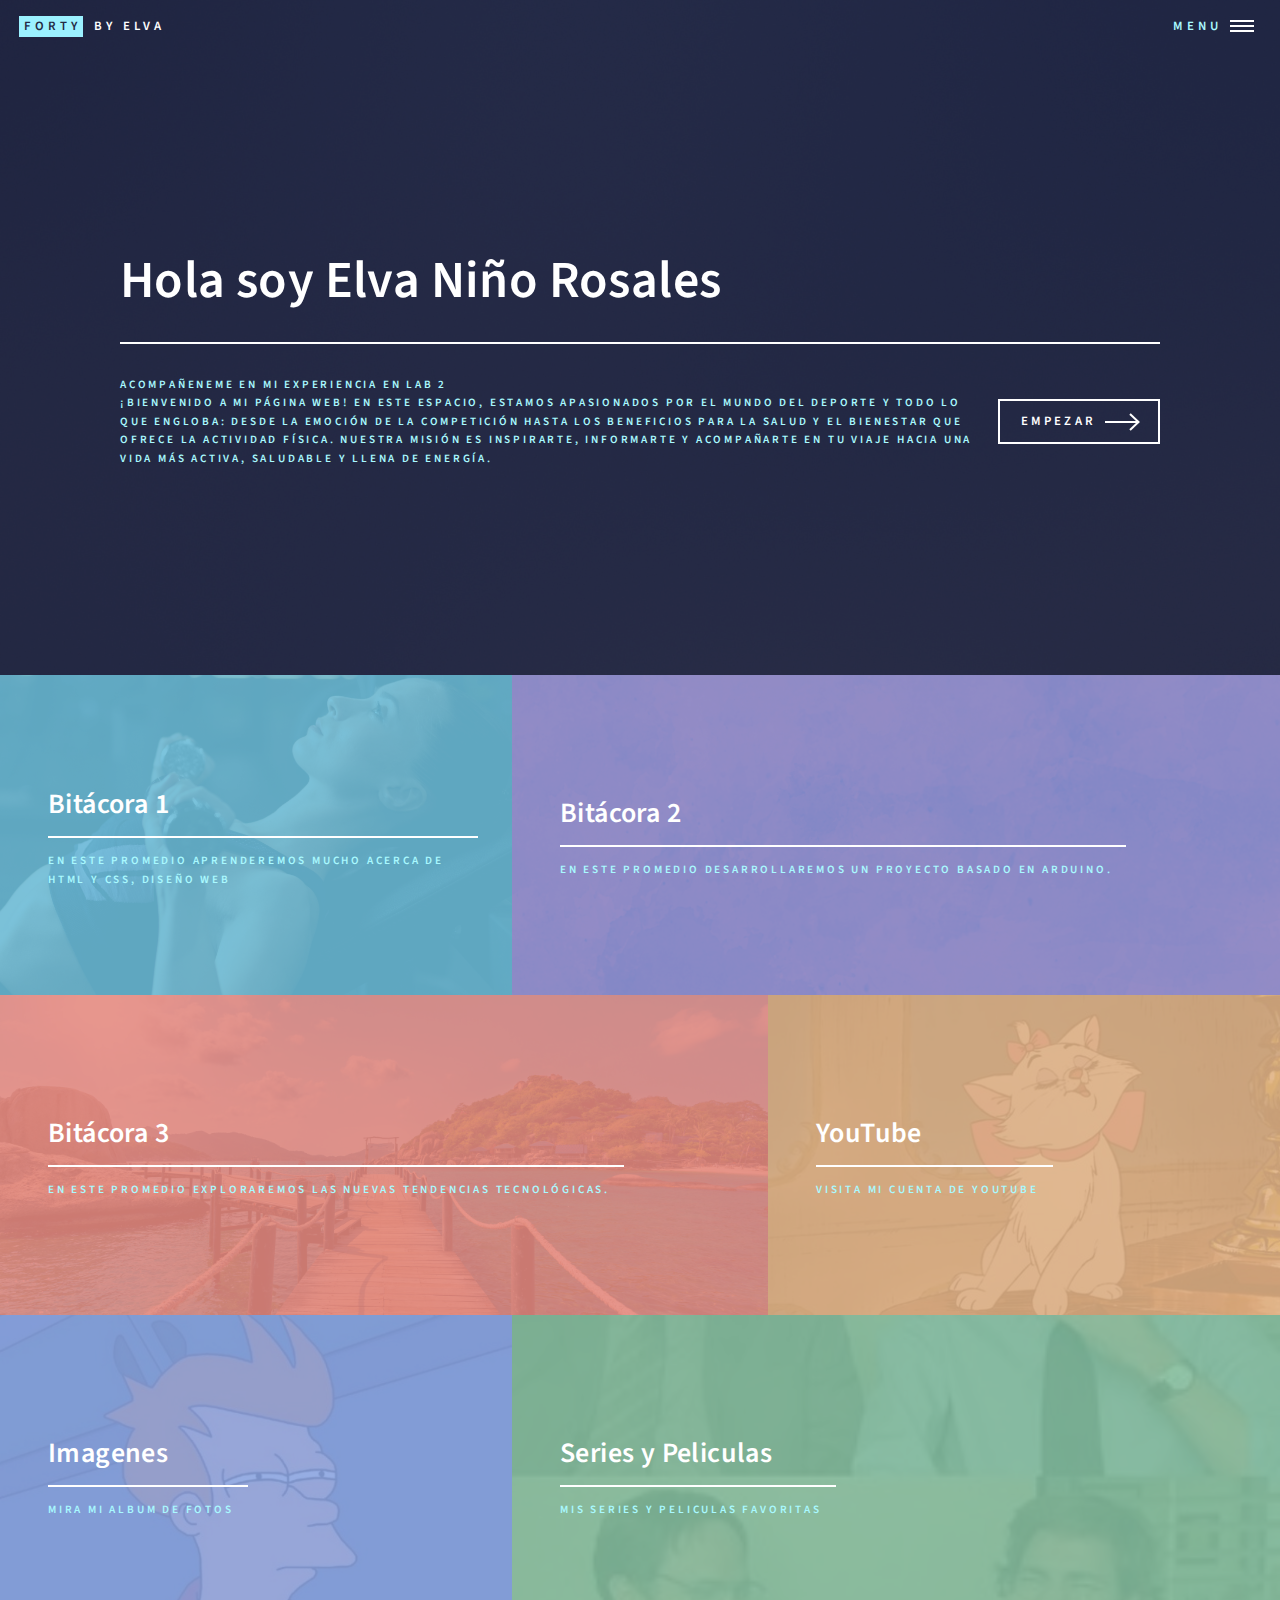
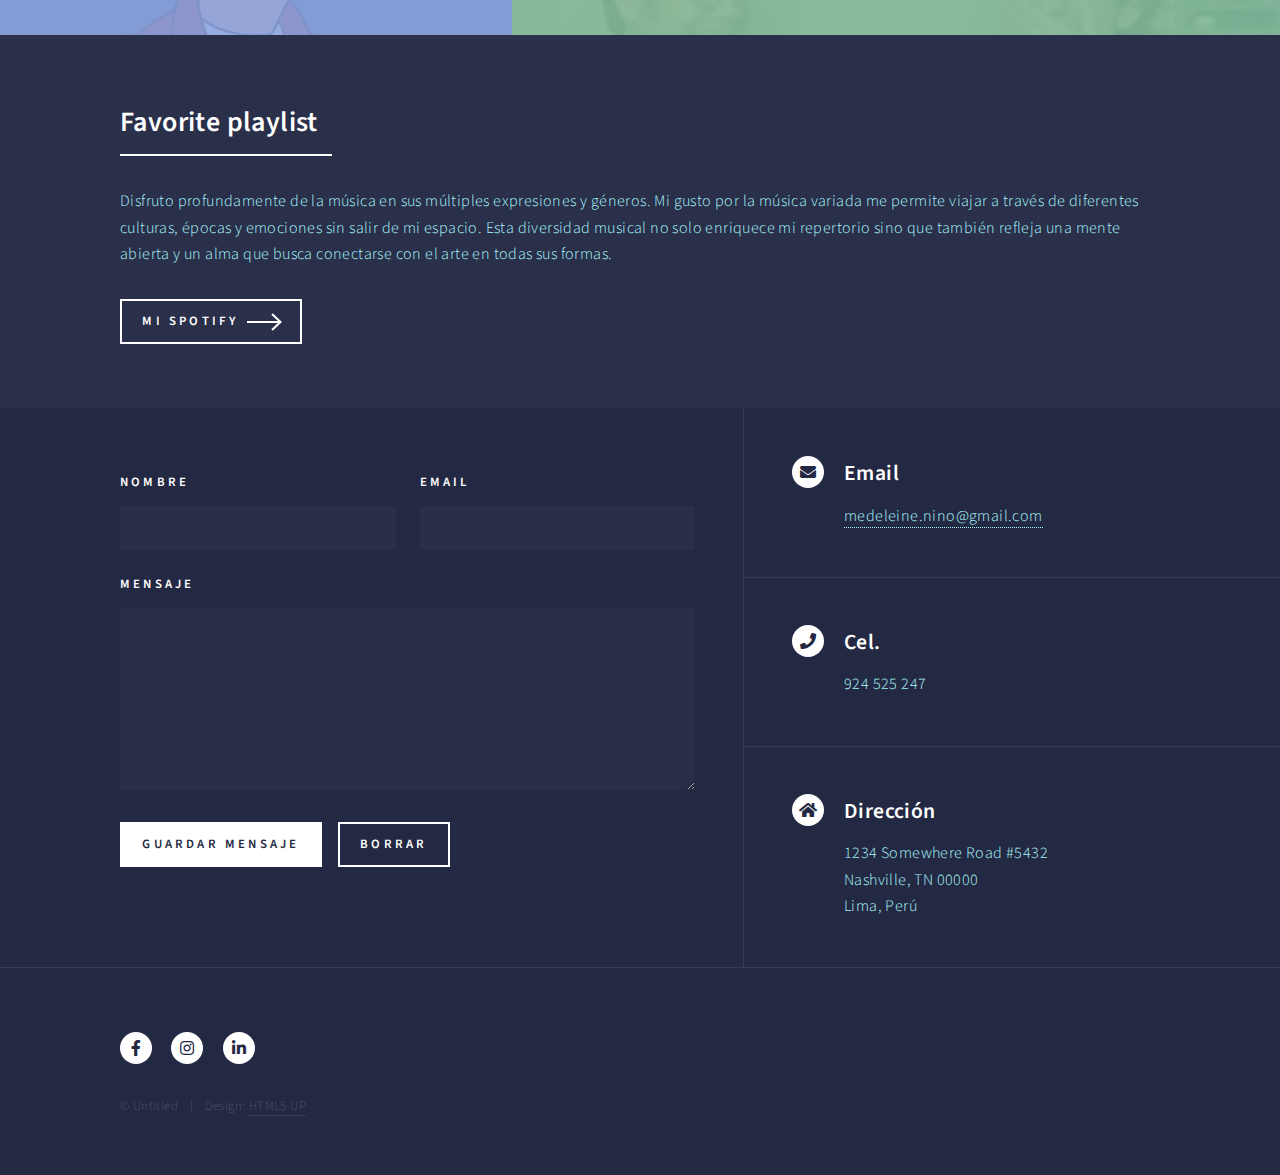
<file: Index.html>
<!DOCTYPE HTML>
<!--
	Forty by HTML5 UP
	html5up.net | @ajlkn
	Free for personal and commercial use under the CCA 3.0 license (html5up.net/license)
-->
<html>
	<head>
		<title>Elva's page 2</title>
		<meta charset="utf-8" />
		<meta name="viewport" content="width=device-width, initial-scale=1, user-scalable=no" />
		<link rel="stylesheet" href="assets/css/main.css" />
		<noscript><link rel="stylesheet" href="assets/css/noscript.css" /></noscript>
	</head>
	<body class="is-preload">

		<!-- Wrapper -->
			<div id="wrapper">

				<!-- Header -->
					<header id="header" class="alt">
						<a href="index.html" class="logo"><strong>Forty</strong> <span>by Elva</span></a>
						<nav>
							<a href="#menu">Menu</a>
						</nav>
					</header>

				<!-- Menu -->
					<nav id="menu">
						<ul class="links">
							<li><a href="index.html">Quien soy?</a></li>
							<li><a href="promedio1.html">Bitácora 1</a></li>
							<li><a href="promedio2.html">Bitácora 2</a></li>
							<li><a href="promedio3.html">Bitácora 3</a></li>
							<li><a href="generic.html">Proyecto Final</a></li>
							<li><a href="elements.html">Portafolio</a></li>
						</ul>
						<ul class="actions stacked">
							<li><a href="#" class="button primary fit">Empezar</a></li>
							<li><a href="#" class="button fit">Ingresa</a></li>
						</ul>
					</nav>

				<!-- Banner -->
					<section id="banner" class="major">
						<div class="inner">
							<header class="major">
								<h1>Hola soy Elva Niño Rosales</h1>
							</header>
							<div class="content">
								<p>Acompañeneme en mi experiencia en Lab 2<br />
									¡Bienvenido a mi página web!
									En este espacio, estamos apasionados por el mundo del deporte y todo lo que engloba: desde la emoción de la competición hasta los beneficios para la salud y el bienestar que ofrece la actividad física. Nuestra misión es inspirarte, informarte y acompañarte en tu viaje hacia una vida más activa, saludable y llena de energía.</p>
								<ul class="actions">
									<li><a href="#one" class="button next scrolly">Empezar</a></li>
								</ul>
							</div>
						</div>
					</section>

				<!-- Main -->
					<div id="main">

						<!-- One -->
							<section id="one" class="tiles">
								<article>
									<span class="image">
										<img src="images/2148768872.jpg" alt="" />
									</span>
									<header class="major">
										<h3><a href="promedio1.html" class="link">Bitácora 1</a></h3>
										<p>En este promedio aprenderemos mucho acerca de HTML y CSS, diseño web</p>
									</header>
								</article>
								<article>
									<span class="image">
										<img src="images/148.jpg" alt="" />
									</span>
									<header class="major">
										<h3><a href="promedio2.html" class="link">Bitácora 2</a></h3>
										<p>En este promedio desarrollaremos un proyecto basado en arduino.</p>
									</header>
								</article>
								<article>
									<span class="image">
										<img src="images/1082.jpg" alt="" />
									</span>
									<header class="major">
										<h3><a href="promedio3.html" class="link">Bitácora 3</a></h3>
										<p>En este promedio exploraremos las nuevas tendencias tecnológicas.</p>
									</header>
								</article>
								<article>
									<span class="image">
										<img src="images/gatita.jpg" alt="" />
									</span>
									<header class="major">
										<h3><a href="https://www.youtube.com/" class="link">YouTube</a></h3>
										<p>Visita mi cuenta de YouTube</p>
									</header>
								</article>
								<article>
									<span class="image">
										<img src="images/meme1.jpg" alt="" />
									</span>
									<header class="major">
										<h3><a href="https://www.freepik.es/vector-gratis/conjunto-entrenamiento-negocios_4411479.htm" class="link">Imagenes</a></h3>
										<p>Mira mi album de fotos</p>
									</header>
								</article>
								<article>
									<span class="image">
										<img src="images/dwait.jpg" alt="" />
									</span>
									<header class="major">
										<h3><a href="https://www.netflix.com/pe/login?nextpage=https%3A%2F%2Fwww.netflix.com%2Fbrowse" class="link">Series y Peliculas</a></h3>
										<p>Mis series y peliculas favoritas</p>
									</header>
								</article>
							</section>

						<!-- Two -->
							<section id="two">
								<div class="inner">
									<header class="major">
										<h2>Favorite playlist</h2>
									</header>
									<p>Disfruto profundamente de la música en sus múltiples expresiones y géneros. Mi gusto por la música variada me permite viajar a través de diferentes culturas, épocas y emociones sin salir de mi espacio. Esta diversidad musical no solo enriquece mi repertorio sino que también refleja una mente abierta y un alma que busca conectarse con el arte en todas sus formas.</p>
									<ul class="actions">
										<li><a href="https://spotify.link/yURHycW3fDb" class="button next">Mi Spotify</a></li>
									</ul>
								</div>
							</section>

					</div>

				<!-- Contact -->
					<section id="contact">
						<div class="inner">
							<section>
								<form method="post" action="#">
									<div class="fields">
										<div class="field half">
											<label for="name">Nombre</label>
											<input type="text" name="name" id="name" />
										</div>
										<div class="field half">
											<label for="email">Email</label>
											<input type="text" name="email" id="email" />
										</div>
										<div class="field">
											<label for="message">Mensaje</label>
											<textarea name="message" id="message" rows="6"></textarea>
										</div>
									</div>
									<ul class="actions">
										<li><input type="submit" value="GUARDAR MENSAJE" class="primary" /></li>
										<li><input type="reset" value="BORRAR" /></li>
									</ul>
								</form>
							</section>
							<section class="split">
								<section>
									<div class="contact-method">
										<span class="icon solid alt fa-envelope"></span>
										<h3>Email</h3>
										<a href="https://www.imdb.com/title/tt0386676/">medeleine.nino@gmail.com</a>
									</div>
								</section>
								<section>
									<div class="contact-method">
										<span class="icon solid alt fa-phone"></span>
										<h3>Cel.</h3>
										<span>924 525 247</span>
									</div>
								</section>
								<section>
									<div class="contact-method">
										<span class="icon solid alt fa-home"></span>
										<h3>Dirección</h3>
										<span>1234 Somewhere Road #5432<br />
										Nashville, TN 00000<br />
										Lima, Perú</span>
									</div>
								</section>
							</section>
						</div>
					</section>

				<!-- Footer -->
					<footer id="footer">
						<div class="inner">
							<ul class="icons">
	
								<li><a href="https://www.facebook.com/elvamadeleine.ninorosales?mibextid=2JQ9oc" class="icon brands alt fa-facebook-f"><span class="label">Facebook</span></a></li>
								<li><a href="https://instagram.com/madi180495?igshid=NzZlODBkYWE4Ng==" class="icon brands alt fa-instagram"><span class="label">Instagram</span></a></li>
								
								<li><a href="https://www.linkedin.com/in/elva-ni%C3%B1o-rosales-108b02124" class="icon brands alt fa-linkedin-in"><span class="label">LinkedIn</span></a></li>
							</ul>
							<ul class="copyright">
								<li>&copy; Untitled</li><li>Design: <a href="https://html5up.net">HTML5 UP</a></li>
							</ul>
						</div>
					</footer>

			</div>

		<!-- Scripts -->
			<script src="assets/js/jquery.min.js"></script>
			<script src="assets/js/jquery.scrolly.min.js"></script>
			<script src="assets/js/jquery.scrollex.min.js"></script>
			<script src="assets/js/browser.min.js"></script>
			<script src="assets/js/breakpoints.min.js"></script>
			<script src="assets/js/util.js"></script>
			<script src="assets/js/main.js"></script>

	</body>
</html>
</file>
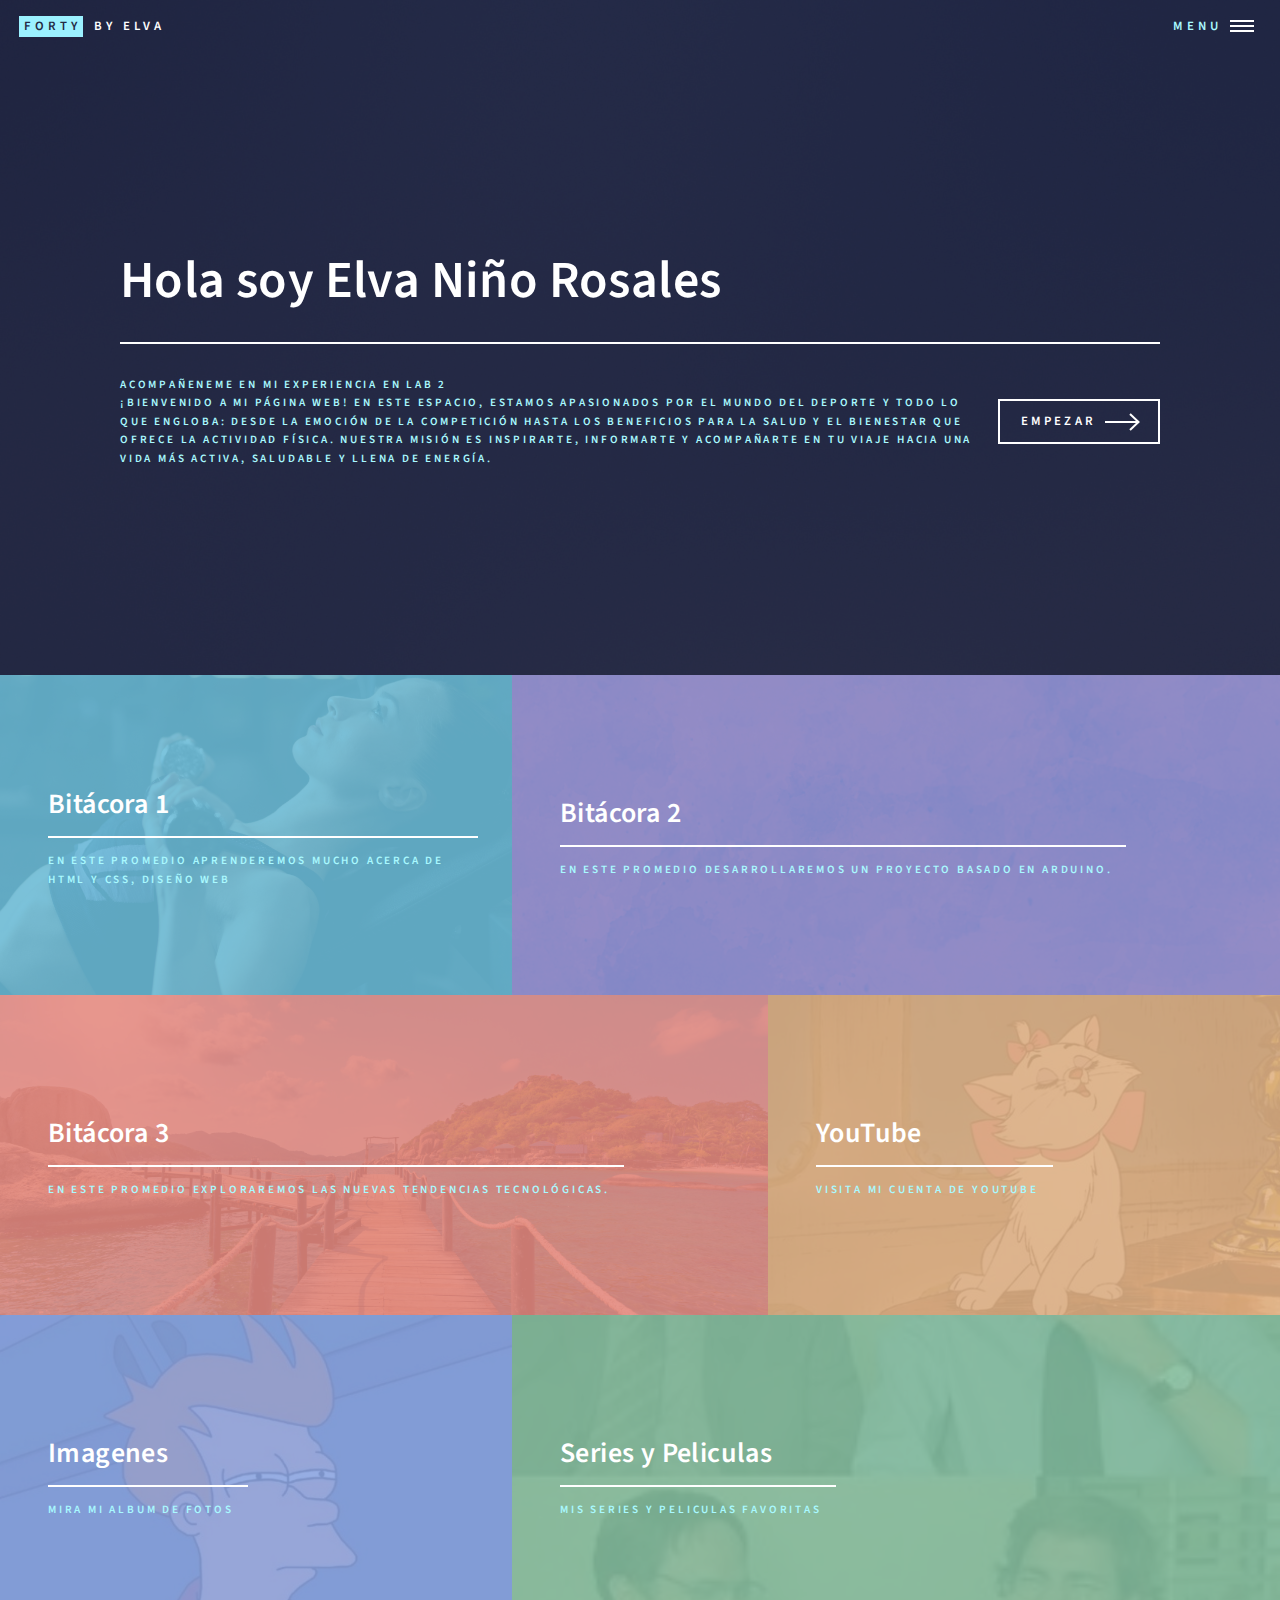
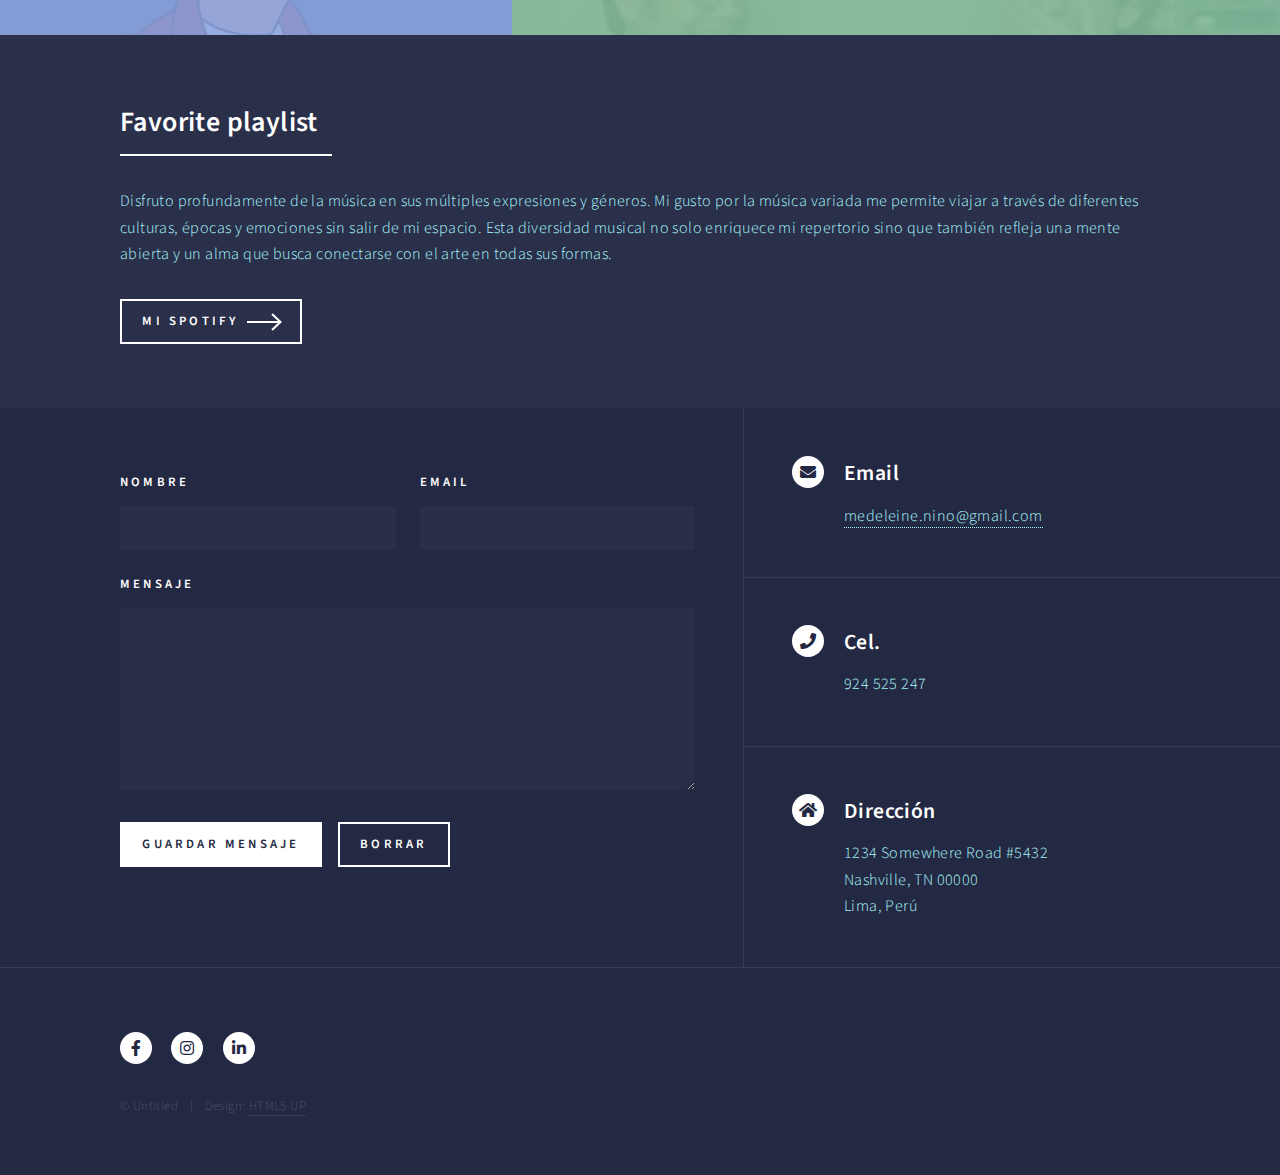
<file: index.html>
<!DOCTYPE HTML>
<!--
	Forty by HTML5 UP
	html5up.net | @ajlkn
	Free for personal and commercial use under the CCA 3.0 license (html5up.net/license)
-->
<html>
	<head>
		<title>Elva's page 2</title>
		<meta charset="utf-8" />
		<meta name="viewport" content="width=device-width, initial-scale=1, user-scalable=no" />
		<link rel="stylesheet" href="assets/css/main.css" />
		<noscript><link rel="stylesheet" href="assets/css/noscript.css" /></noscript>
	</head>
	<body class="is-preload">

		<!-- Wrapper -->
			<div id="wrapper">

				<!-- Header -->
					<header id="header" class="alt">
						<a href="index.html" class="logo"><strong>Forty</strong> <span>by Elva</span></a>
						<nav>
							<a href="#menu">Menu</a>
						</nav>
					</header>

				<!-- Menu -->
					<nav id="menu">
						<ul class="links">
							<li><a href="index.html">Quien soy?</a></li>
							<li><a href="promedio1.html">Bitácora 1</a></li>
							<li><a href="promedio2.html">Bitácora 2</a></li>
							<li><a href="promedio3.html">Bitácora 3</a></li>
							<li><a href="generic.html">Proyecto Final</a></li>
							<li><a href="elements.html">Portafolio</a></li>
						</ul>
						<ul class="actions stacked">
							<li><a href="#" class="button primary fit">Empezar</a></li>
							<li><a href="#" class="button fit">Ingresa</a></li>
						</ul>
					</nav>

				<!-- Banner -->
					<section id="banner" class="major">
						<div class="inner">
							<header class="major">
								<h1>Hola soy Elva Niño Rosales</h1>
							</header>
							<div class="content">
								<p>Acompañeneme en mi experiencia en Lab 2<br />
									¡Bienvenido a mi página web!
									En este espacio, estamos apasionados por el mundo del deporte y todo lo que engloba: desde la emoción de la competición hasta los beneficios para la salud y el bienestar que ofrece la actividad física. Nuestra misión es inspirarte, informarte y acompañarte en tu viaje hacia una vida más activa, saludable y llena de energía.</p>
								<ul class="actions">
									<li><a href="#one" class="button next scrolly">Empezar</a></li>
								</ul>
							</div>
						</div>
					</section>

				<!-- Main -->
					<div id="main">

						<!-- One -->
							<section id="one" class="tiles">
								<article>
									<span class="image">
										<img src="images/2148768872.jpg" alt="" />
									</span>
									<header class="major">
										<h3><a href="promedio1.html" class="link">Bitácora 1</a></h3>
										<p>En este promedio aprenderemos mucho acerca de HTML y CSS, diseño web</p>
									</header>
								</article>
								<article>
									<span class="image">
										<img src="images/148.jpg" alt="" />
									</span>
									<header class="major">
										<h3><a href="promedio2.html" class="link">Bitácora 2</a></h3>
										<p>En este promedio desarrollaremos un proyecto basado en arduino.</p>
									</header>
								</article>
								<article>
									<span class="image">
										<img src="images/1082.jpg" alt="" />
									</span>
									<header class="major">
										<h3><a href="promedio3.html" class="link">Bitácora 3</a></h3>
										<p>En este promedio exploraremos las nuevas tendencias tecnológicas.</p>
									</header>
								</article>
								<article>
									<span class="image">
										<img src="images/gatita.jpg" alt="" />
									</span>
									<header class="major">
										<h3><a href="https://www.youtube.com/" class="link">YouTube</a></h3>
										<p>Visita mi cuenta de YouTube</p>
									</header>
								</article>
								<article>
									<span class="image">
										<img src="images/meme1.jpg" alt="" />
									</span>
									<header class="major">
										<h3><a href="https://www.freepik.es/vector-gratis/conjunto-entrenamiento-negocios_4411479.htm" class="link">Imagenes</a></h3>
										<p>Mira mi album de fotos</p>
									</header>
								</article>
								<article>
									<span class="image">
										<img src="images/dwait.jpg" alt="" />
									</span>
									<header class="major">
										<h3><a href="https://www.netflix.com/pe/login?nextpage=https%3A%2F%2Fwww.netflix.com%2Fbrowse" class="link">Series y Peliculas</a></h3>
										<p>Mis series y peliculas favoritas</p>
									</header>
								</article>
							</section>

						<!-- Two -->
							<section id="two">
								<div class="inner">
									<header class="major">
										<h2>Favorite playlist</h2>
									</header>
									<p>Disfruto profundamente de la música en sus múltiples expresiones y géneros. Mi gusto por la música variada me permite viajar a través de diferentes culturas, épocas y emociones sin salir de mi espacio. Esta diversidad musical no solo enriquece mi repertorio sino que también refleja una mente abierta y un alma que busca conectarse con el arte en todas sus formas.</p>
									<ul class="actions">
										<li><a href="https://spotify.link/yURHycW3fDb" class="button next">Mi Spotify</a></li>
									</ul>
								</div>
							</section>

					</div>

				<!-- Contact -->
					<section id="contact">
						<div class="inner">
							<section>
								<form method="post" action="#">
									<div class="fields">
										<div class="field half">
											<label for="name">Nombre</label>
											<input type="text" name="name" id="name" />
										</div>
										<div class="field half">
											<label for="email">Email</label>
											<input type="text" name="email" id="email" />
										</div>
										<div class="field">
											<label for="message">Mensaje</label>
											<textarea name="message" id="message" rows="6"></textarea>
										</div>
									</div>
									<ul class="actions">
										<li><input type="submit" value="GUARDAR MENSAJE" class="primary" /></li>
										<li><input type="reset" value="BORRAR" /></li>
									</ul>
								</form>
							</section>
							<section class="split">
								<section>
									<div class="contact-method">
										<span class="icon solid alt fa-envelope"></span>
										<h3>Email</h3>
										<a href="https://www.imdb.com/title/tt0386676/">medeleine.nino@gmail.com</a>
									</div>
								</section>
								<section>
									<div class="contact-method">
										<span class="icon solid alt fa-phone"></span>
										<h3>Cel.</h3>
										<span>924 525 247</span>
									</div>
								</section>
								<section>
									<div class="contact-method">
										<span class="icon solid alt fa-home"></span>
										<h3>Dirección</h3>
										<span>1234 Somewhere Road #5432<br />
										Nashville, TN 00000<br />
										Lima, Perú</span>
									</div>
								</section>
							</section>
						</div>
					</section>

				<!-- Footer -->
					<footer id="footer">
						<div class="inner">
							<ul class="icons">
	
								<li><a href="https://www.facebook.com/elvamadeleine.ninorosales?mibextid=2JQ9oc" class="icon brands alt fa-facebook-f"><span class="label">Facebook</span></a></li>
								<li><a href="https://instagram.com/madi180495?igshid=NzZlODBkYWE4Ng==" class="icon brands alt fa-instagram"><span class="label">Instagram</span></a></li>
								
								<li><a href="https://www.linkedin.com/in/elva-ni%C3%B1o-rosales-108b02124" class="icon brands alt fa-linkedin-in"><span class="label">LinkedIn</span></a></li>
							</ul>
							<ul class="copyright">
								<li>&copy; Untitled</li><li>Design: <a href="https://html5up.net">HTML5 UP</a></li>
							</ul>
						</div>
					</footer>

			</div>

		<!-- Scripts -->
			<script src="assets/js/jquery.min.js"></script>
			<script src="assets/js/jquery.scrolly.min.js"></script>
			<script src="assets/js/jquery.scrollex.min.js"></script>
			<script src="assets/js/browser.min.js"></script>
			<script src="assets/js/breakpoints.min.js"></script>
			<script src="assets/js/util.js"></script>
			<script src="assets/js/main.js"></script>

	</body>
</html>
</file>
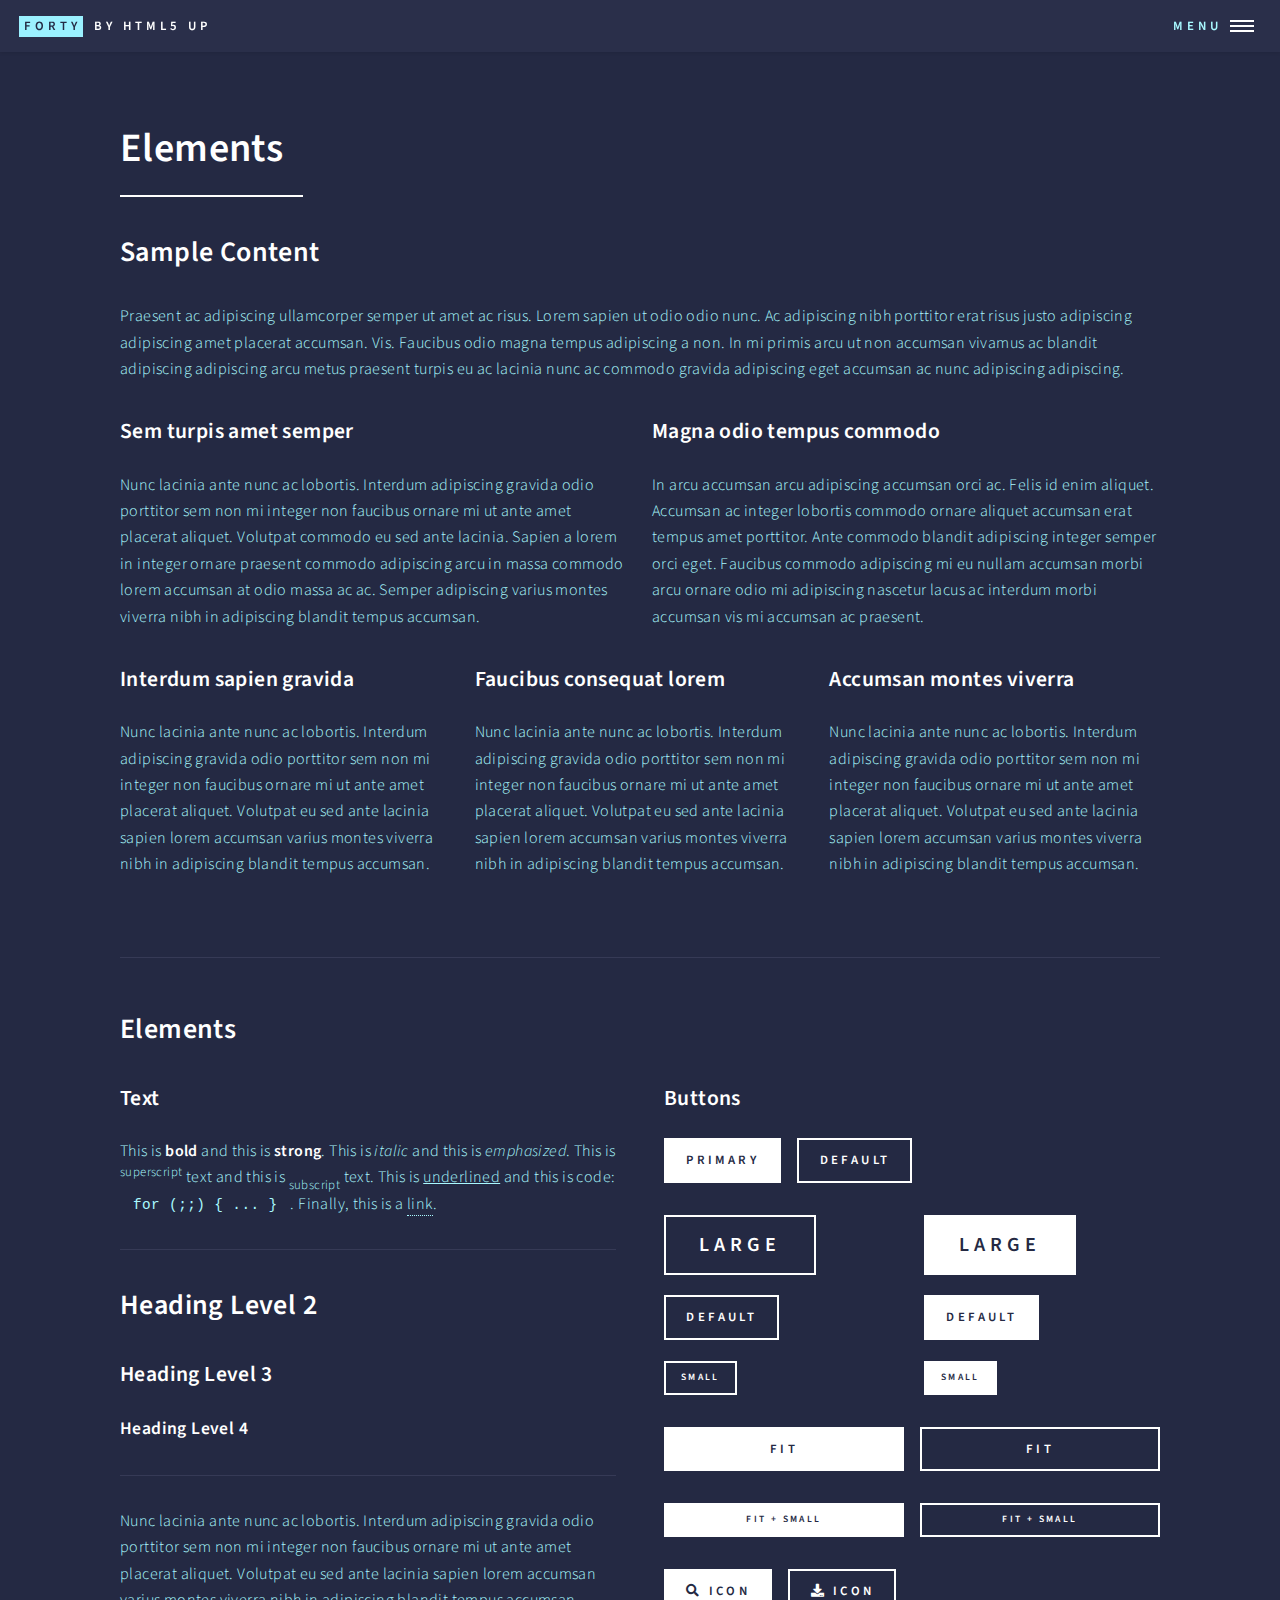
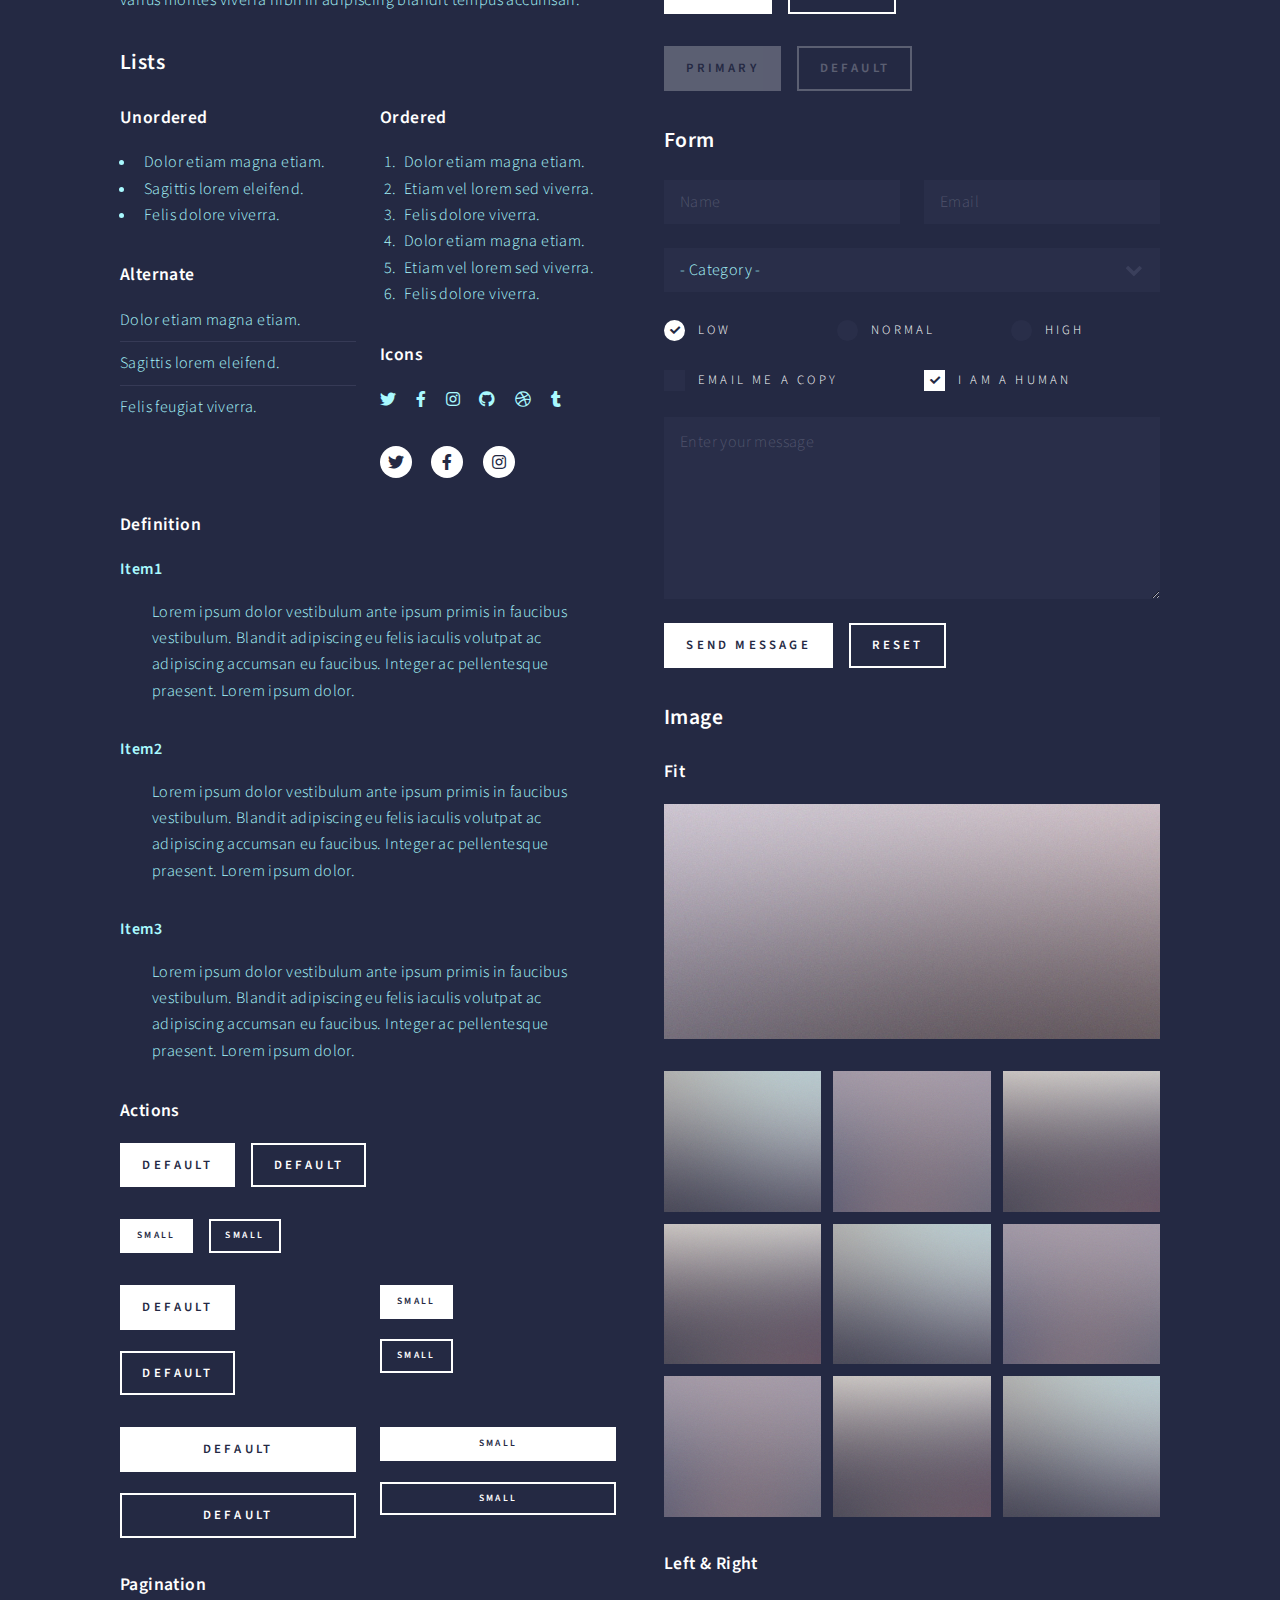
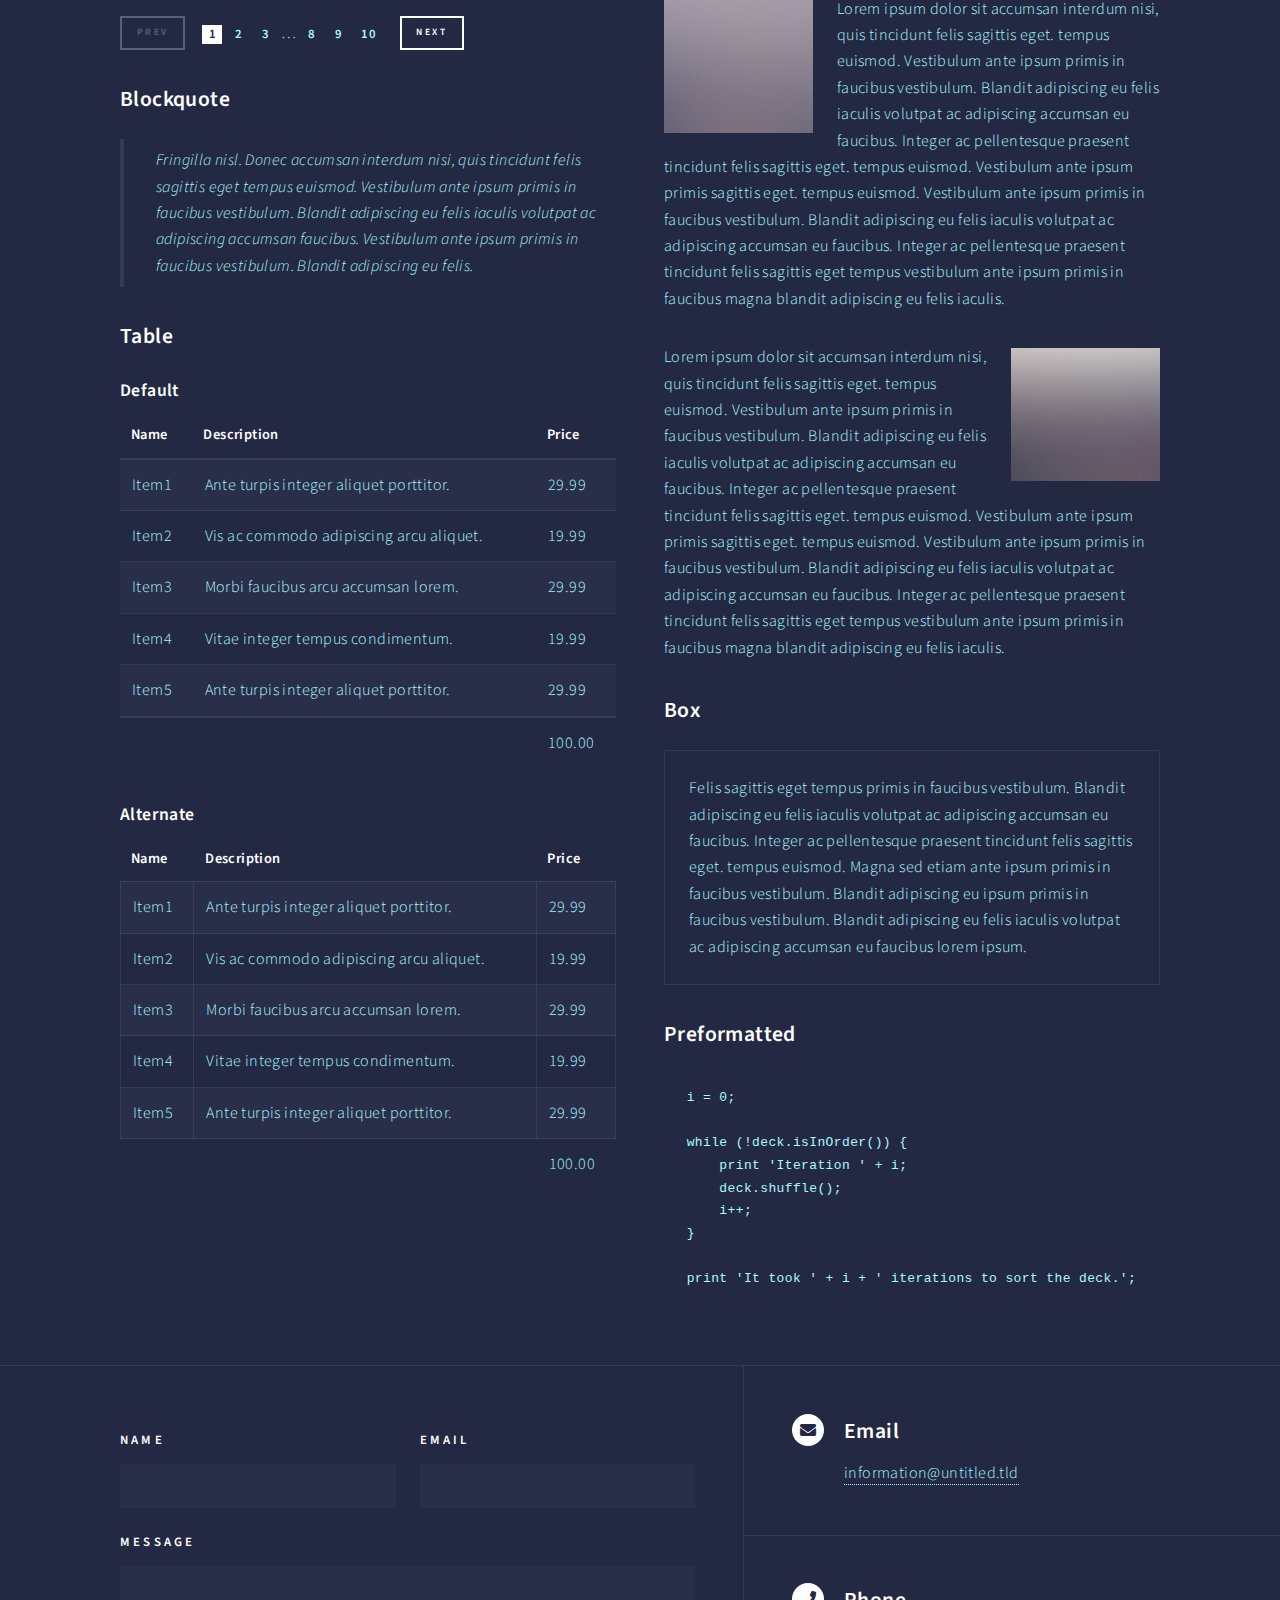
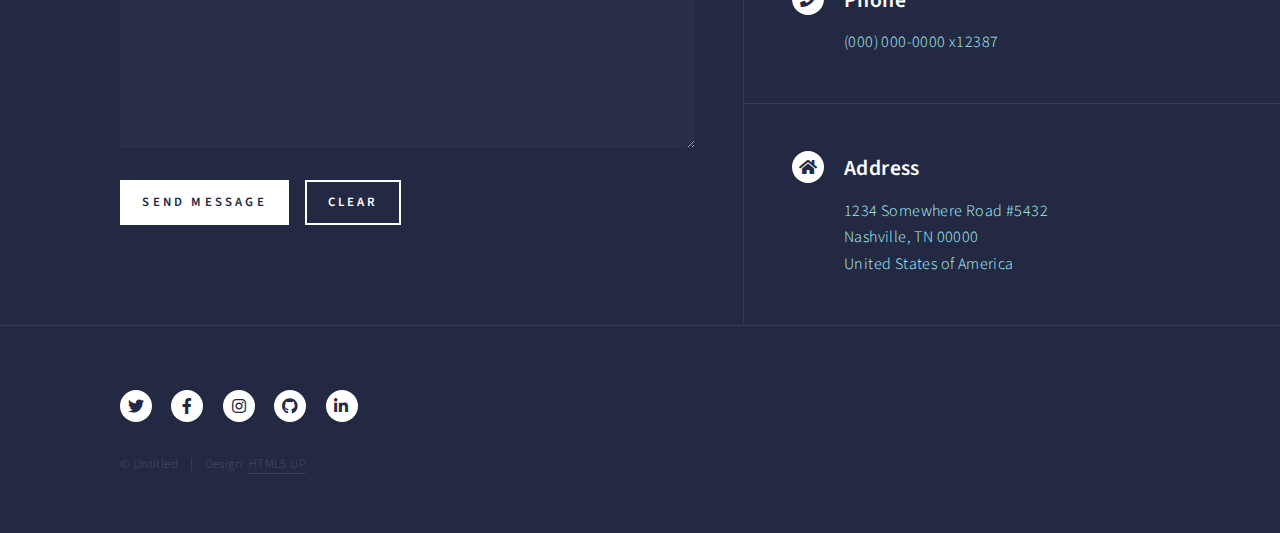
<file: elements.html>
<!DOCTYPE HTML>
<!--
	Forty by HTML5 UP
	html5up.net | @ajlkn
	Free for personal and commercial use under the CCA 3.0 license (html5up.net/license)
-->
<html>
	<head>
		<title>Elements - Forty by HTML5 UP</title>
		<meta charset="utf-8" />
		<meta name="viewport" content="width=device-width, initial-scale=1, user-scalable=no" />
		<link rel="stylesheet" href="assets/css/main.css" />
		<noscript><link rel="stylesheet" href="assets/css/noscript.css" /></noscript>
	</head>
	<body class="is-preload">

		<!-- Wrapper -->
			<div id="wrapper">

				<!-- Header -->
					<header id="header">
						<a href="index.html" class="logo"><strong>Forty</strong> <span>by HTML5 UP</span></a>
						<nav>
							<a href="#menu">Menu</a>
						</nav>
					</header>

				<!-- Menu -->
					<nav id="menu">
						<ul class="links">
							<li><a href="index.html">Home</a></li>
							<li><a href="landing.html">Landing</a></li>
							<li><a href="generic.html">Generic</a></li>
							<li><a href="elements.html">Elements</a></li>
						</ul>
						<ul class="actions stacked">
							<li><a href="#" class="button primary fit">Get Started</a></li>
							<li><a href="#" class="button fit">Log In</a></li>
						</ul>
					</nav>

				<!-- Main -->
					<div id="main" class="alt">

						<!-- One -->
							<section id="one">
								<div class="inner">
									<header class="major">
										<h1>Elements</h1>
									</header>

									<!-- Content -->
										<h2 id="content">Sample Content</h2>
										<p>Praesent ac adipiscing ullamcorper semper ut amet ac risus. Lorem sapien ut odio odio nunc. Ac adipiscing nibh porttitor erat risus justo adipiscing adipiscing amet placerat accumsan. Vis. Faucibus odio magna tempus adipiscing a non. In mi primis arcu ut non accumsan vivamus ac blandit adipiscing adipiscing arcu metus praesent turpis eu ac lacinia nunc ac commodo gravida adipiscing eget accumsan ac nunc adipiscing adipiscing.</p>
										<div class="row">
											<div class="col-6 col-12-small">
												<h3>Sem turpis amet semper</h3>
												<p>Nunc lacinia ante nunc ac lobortis. Interdum adipiscing gravida odio porttitor sem non mi integer non faucibus ornare mi ut ante amet placerat aliquet. Volutpat commodo eu sed ante lacinia. Sapien a lorem in integer ornare praesent commodo adipiscing arcu in massa commodo lorem accumsan at odio massa ac ac. Semper adipiscing varius montes viverra nibh in adipiscing blandit tempus accumsan.</p>
											</div>
											<div class="col-6 col-12-small">
												<h3>Magna odio tempus commodo</h3>
												<p>In arcu accumsan arcu adipiscing accumsan orci ac. Felis id enim aliquet. Accumsan ac integer lobortis commodo ornare aliquet accumsan erat tempus amet porttitor. Ante commodo blandit adipiscing integer semper orci eget. Faucibus commodo adipiscing mi eu nullam accumsan morbi arcu ornare odio mi adipiscing nascetur lacus ac interdum morbi accumsan vis mi accumsan ac praesent.</p>
											</div>
											<!-- Break -->
											<div class="col-4 col-12-medium">
												<h3>Interdum sapien gravida</h3>
												<p>Nunc lacinia ante nunc ac lobortis. Interdum adipiscing gravida odio porttitor sem non mi integer non faucibus ornare mi ut ante amet placerat aliquet. Volutpat eu sed ante lacinia sapien lorem accumsan varius montes viverra nibh in adipiscing blandit tempus accumsan.</p>
											</div>
											<div class="col-4 col-12-medium">
												<h3>Faucibus consequat lorem</h3>
												<p>Nunc lacinia ante nunc ac lobortis. Interdum adipiscing gravida odio porttitor sem non mi integer non faucibus ornare mi ut ante amet placerat aliquet. Volutpat eu sed ante lacinia sapien lorem accumsan varius montes viverra nibh in adipiscing blandit tempus accumsan.</p>
											</div>
											<div class="col-4 col-12-medium">
												<h3>Accumsan montes viverra</h3>
												<p>Nunc lacinia ante nunc ac lobortis. Interdum adipiscing gravida odio porttitor sem non mi integer non faucibus ornare mi ut ante amet placerat aliquet. Volutpat eu sed ante lacinia sapien lorem accumsan varius montes viverra nibh in adipiscing blandit tempus accumsan.</p>
											</div>
										</div>

									<hr class="major" />

									<!-- Elements -->
										<h2 id="elements">Elements</h2>
										<div class="row gtr-200">
											<div class="col-6 col-12-medium">

												<!-- Text stuff -->
													<h3>Text</h3>
													<p>This is <b>bold</b> and this is <strong>strong</strong>. This is <i>italic</i> and this is <em>emphasized</em>.
													This is <sup>superscript</sup> text and this is <sub>subscript</sub> text.
													This is <u>underlined</u> and this is code: <code>for (;;) { ... }</code>.
													Finally, this is a <a href="#">link</a>.</p>
													<hr />
													<h2>Heading Level 2</h2>
													<h3>Heading Level 3</h3>
													<h4>Heading Level 4</h4>
													<hr />
													<p>Nunc lacinia ante nunc ac lobortis. Interdum adipiscing gravida odio porttitor sem non mi integer non faucibus ornare mi ut ante amet placerat aliquet. Volutpat eu sed ante lacinia sapien lorem accumsan varius montes viverra nibh in adipiscing blandit tempus accumsan.</p>

												<!-- Lists -->
													<h3>Lists</h3>
													<div class="row">
														<div class="col-6 col-12-small">

															<h4>Unordered</h4>
															<ul>
																<li>Dolor etiam magna etiam.</li>
																<li>Sagittis lorem eleifend.</li>
																<li>Felis dolore viverra.</li>
															</ul>

															<h4>Alternate</h4>
															<ul class="alt">
																<li>Dolor etiam magna etiam.</li>
																<li>Sagittis lorem eleifend.</li>
																<li>Felis feugiat viverra.</li>
															</ul>

														</div>
														<div class="col-6 col-12-small">

															<h4>Ordered</h4>
															<ol>
																<li>Dolor etiam magna etiam.</li>
																<li>Etiam vel lorem sed viverra.</li>
																<li>Felis dolore viverra.</li>
																<li>Dolor etiam magna etiam.</li>
																<li>Etiam vel lorem sed viverra.</li>
																<li>Felis dolore viverra.</li>
															</ol>

															<h4>Icons</h4>
															<ul class="icons">
																<li><a href="#" class="icon brands fa-twitter"><span class="label">Twitter</span></a></li>
																<li><a href="#" class="icon brands fa-facebook-f"><span class="label">Facebook</span></a></li>
																<li><a href="#" class="icon brands fa-instagram"><span class="label">Instagram</span></a></li>
																<li><a href="#" class="icon brands fa-github"><span class="label">Github</span></a></li>
																<li><a href="#" class="icon brands fa-dribbble"><span class="label">Dribbble</span></a></li>
																<li><a href="#" class="icon brands fa-tumblr"><span class="label">Tumblr</span></a></li>
															</ul>
															<ul class="icons">
																<li><a href="#" class="icon brands alt fa-twitter"><span class="label">Twitter</span></a></li>
																<li><a href="#" class="icon brands alt fa-facebook-f"><span class="label">Facebook</span></a></li>
																<li><a href="#" class="icon brands alt fa-instagram"><span class="label">Instagram</span></a></li>
															</ul>

														</div>
													</div>
													<h4>Definition</h4>
													<dl>
														<dt>Item1</dt>
														<dd>
															<p>Lorem ipsum dolor vestibulum ante ipsum primis in faucibus vestibulum. Blandit adipiscing eu felis iaculis volutpat ac adipiscing accumsan eu faucibus. Integer ac pellentesque praesent. Lorem ipsum dolor.</p>
														</dd>
														<dt>Item2</dt>
														<dd>
															<p>Lorem ipsum dolor vestibulum ante ipsum primis in faucibus vestibulum. Blandit adipiscing eu felis iaculis volutpat ac adipiscing accumsan eu faucibus. Integer ac pellentesque praesent. Lorem ipsum dolor.</p>
														</dd>
														<dt>Item3</dt>
														<dd>
															<p>Lorem ipsum dolor vestibulum ante ipsum primis in faucibus vestibulum. Blandit adipiscing eu felis iaculis volutpat ac adipiscing accumsan eu faucibus. Integer ac pellentesque praesent. Lorem ipsum dolor.</p>
														</dd>
													</dl>

													<h4>Actions</h4>
													<ul class="actions">
														<li><a href="#" class="button primary">Default</a></li>
														<li><a href="#" class="button">Default</a></li>
													</ul>
													<ul class="actions small">
														<li><a href="#" class="button primary small">Small</a></li>
														<li><a href="#" class="button small">Small</a></li>
													</ul>
													<div class="row">
														<div class="col-6 col-12-small">
															<ul class="actions stacked">
																<li><a href="#" class="button primary">Default</a></li>
																<li><a href="#" class="button">Default</a></li>
															</ul>
														</div>
														<div class="col-6 col-12-small">
															<ul class="actions stacked">
																<li><a href="#" class="button primary small">Small</a></li>
																<li><a href="#" class="button small">Small</a></li>
															</ul>
														</div>
														<div class="col-6 col-12-small">
															<ul class="actions stacked">
																<li><a href="#" class="button primary fit">Default</a></li>
																<li><a href="#" class="button fit">Default</a></li>
															</ul>
														</div>
														<div class="col-6 col-12-small">
															<ul class="actions stacked">
																<li><a href="#" class="button primary small fit">Small</a></li>
																<li><a href="#" class="button small fit">Small</a></li>
															</ul>
														</div>
													</div>

													<h4>Pagination</h4>
													<ul class="pagination">
														<li><span class="button small disabled">Prev</span></li>
														<li><a href="#" class="page active">1</a></li>
														<li><a href="#" class="page">2</a></li>
														<li><a href="#" class="page">3</a></li>
														<li><span>&hellip;</span></li>
														<li><a href="#" class="page">8</a></li>
														<li><a href="#" class="page">9</a></li>
														<li><a href="#" class="page">10</a></li>
														<li><a href="#" class="button small">Next</a></li>
													</ul>

												<!-- Blockquote -->
													<h3>Blockquote</h3>
													<blockquote>Fringilla nisl. Donec accumsan interdum nisi, quis tincidunt felis sagittis eget tempus euismod. Vestibulum ante ipsum primis in faucibus vestibulum. Blandit adipiscing eu felis iaculis volutpat ac adipiscing accumsan faucibus. Vestibulum ante ipsum primis in faucibus vestibulum. Blandit adipiscing eu felis.</blockquote>

												<!-- Table -->
													<h3>Table</h3>

													<h4>Default</h4>
													<div class="table-wrapper">
														<table>
															<thead>
																<tr>
																	<th>Name</th>
																	<th>Description</th>
																	<th>Price</th>
																</tr>
															</thead>
															<tbody>
																<tr>
																	<td>Item1</td>
																	<td>Ante turpis integer aliquet porttitor.</td>
																	<td>29.99</td>
																</tr>
																<tr>
																	<td>Item2</td>
																	<td>Vis ac commodo adipiscing arcu aliquet.</td>
																	<td>19.99</td>
																</tr>
																<tr>
																	<td>Item3</td>
																	<td> Morbi faucibus arcu accumsan lorem.</td>
																	<td>29.99</td>
																</tr>
																<tr>
																	<td>Item4</td>
																	<td>Vitae integer tempus condimentum.</td>
																	<td>19.99</td>
																</tr>
																<tr>
																	<td>Item5</td>
																	<td>Ante turpis integer aliquet porttitor.</td>
																	<td>29.99</td>
																</tr>
															</tbody>
															<tfoot>
																<tr>
																	<td colspan="2"></td>
																	<td>100.00</td>
																</tr>
															</tfoot>
														</table>
													</div>

													<h4>Alternate</h4>
													<div class="table-wrapper">
														<table class="alt">
															<thead>
																<tr>
																	<th>Name</th>
																	<th>Description</th>
																	<th>Price</th>
																</tr>
															</thead>
															<tbody>
																<tr>
																	<td>Item1</td>
																	<td>Ante turpis integer aliquet porttitor.</td>
																	<td>29.99</td>
																</tr>
																<tr>
																	<td>Item2</td>
																	<td>Vis ac commodo adipiscing arcu aliquet.</td>
																	<td>19.99</td>
																</tr>
																<tr>
																	<td>Item3</td>
																	<td> Morbi faucibus arcu accumsan lorem.</td>
																	<td>29.99</td>
																</tr>
																<tr>
																	<td>Item4</td>
																	<td>Vitae integer tempus condimentum.</td>
																	<td>19.99</td>
																</tr>
																<tr>
																	<td>Item5</td>
																	<td>Ante turpis integer aliquet porttitor.</td>
																	<td>29.99</td>
																</tr>
															</tbody>
															<tfoot>
																<tr>
																	<td colspan="2"></td>
																	<td>100.00</td>
																</tr>
															</tfoot>
														</table>
													</div>

											</div>
											<div class="col-6 col-12-medium">

												<!-- Buttons -->
													<h3>Buttons</h3>
													<ul class="actions">
														<li><a href="#" class="button primary">Primary</a></li>
														<li><a href="#" class="button">Default</a></li>
													</ul>
													<div class="row">
														<div class="col-6 col-12-xsmall">
															<ul class="actions stacked">
																<li><a href="#" class="button large">Large</a></li>
																<li><a href="#" class="button">Default</a></li>
																<li><a href="#" class="button small">Small</a></li>
															</ul>
														</div>
														<div class="col-6 col-12-xsmall">
															<ul class="actions stacked">
																<li><a href="#" class="button primary large">Large</a></li>
																<li><a href="#" class="button primary">Default</a></li>
																<li><a href="#" class="button primary small">Small</a></li>
															</ul>
														</div>
													</div>
													<ul class="actions fit">
														<li><a href="#" class="button primary fit">Fit</a></li>
														<li><a href="#" class="button fit">Fit</a></li>
													</ul>
													<ul class="actions fit small">
														<li><a href="#" class="button primary fit small">Fit + Small</a></li>
														<li><a href="#" class="button fit small">Fit + Small</a></li>
													</ul>
													<ul class="actions">
														<li><a href="#" class="button primary icon solid fa-search">Icon</a></li>
														<li><a href="#" class="button icon solid fa-download">Icon</a></li>
													</ul>
													<ul class="actions">
														<li><span class="button primary disabled">Primary</span></li>
														<li><span class="button disabled">Default</span></li>
													</ul>

												<!-- Form -->
													<h3>Form</h3>

													<form method="post" action="#">
														<div class="row gtr-uniform">
															<div class="col-6 col-12-xsmall">
																<input type="text" name="demo-name" id="demo-name" value="" placeholder="Name" />
															</div>
															<div class="col-6 col-12-xsmall">
																<input type="email" name="demo-email" id="demo-email" value="" placeholder="Email" />
															</div>
															<!-- Break -->
															<div class="col-12">
																<select name="demo-category" id="demo-category">
																	<option value="">- Category -</option>
																	<option value="1">Manufacturing</option>
																	<option value="1">Shipping</option>
																	<option value="1">Administration</option>
																	<option value="1">Human Resources</option>
																</select>
															</div>
															<!-- Break -->
															<div class="col-4 col-12-small">
																<input type="radio" id="demo-priority-low" name="demo-priority" checked>
																<label for="demo-priority-low">Low</label>
															</div>
															<div class="col-4 col-12-small">
																<input type="radio" id="demo-priority-normal" name="demo-priority">
																<label for="demo-priority-normal">Normal</label>
															</div>
															<div class="col-4 col-12-small">
																<input type="radio" id="demo-priority-high" name="demo-priority">
																<label for="demo-priority-high">High</label>
															</div>
															<!-- Break -->
															<div class="col-6 col-12-small">
																<input type="checkbox" id="demo-copy" name="demo-copy">
																<label for="demo-copy">Email me a copy</label>
															</div>
															<div class="col-6 col-12-small">
																<input type="checkbox" id="demo-human" name="demo-human" checked>
																<label for="demo-human">I am a human</label>
															</div>
															<!-- Break -->
															<div class="col-12">
																<textarea name="demo-message" id="demo-message" placeholder="Enter your message" rows="6"></textarea>
															</div>
															<!-- Break -->
															<div class="col-12">
																<ul class="actions">
																	<li><input type="submit" value="Send Message" class="primary" /></li>
																	<li><input type="reset" value="Reset" /></li>
																</ul>
															</div>
														</div>
													</form>

												<!-- Image -->
													<h3>Image</h3>

													<h4>Fit</h4>
													<span class="image fit"><img src="images/pic03.jpg" alt="" /></span>
													<div class="box alt">
														<div class="row gtr-50 gtr-uniform">
															<div class="col-4"><span class="image fit"><img src="images/pic08.jpg" alt="" /></span></div>
															<div class="col-4"><span class="image fit"><img src="images/pic09.jpg" alt="" /></span></div>
															<div class="col-4"><span class="image fit"><img src="images/pic10.jpg" alt="" /></span></div>
															<!-- Break -->
															<div class="col-4"><span class="image fit"><img src="images/pic10.jpg" alt="" /></span></div>
															<div class="col-4"><span class="image fit"><img src="images/pic08.jpg" alt="" /></span></div>
															<div class="col-4"><span class="image fit"><img src="images/pic09.jpg" alt="" /></span></div>
															<!-- Break -->
															<div class="col-4"><span class="image fit"><img src="images/pic09.jpg" alt="" /></span></div>
															<div class="col-4"><span class="image fit"><img src="images/pic10.jpg" alt="" /></span></div>
															<div class="col-4"><span class="image fit"><img src="images/pic08.jpg" alt="" /></span></div>
														</div>
													</div>

													<h4>Left &amp; Right</h4>
													<p><span class="image left"><img src="images/pic09.jpg" alt="" /></span>Lorem ipsum dolor sit accumsan interdum nisi, quis tincidunt felis sagittis eget. tempus euismod. Vestibulum ante ipsum primis in faucibus vestibulum. Blandit adipiscing eu felis iaculis volutpat ac adipiscing accumsan eu faucibus. Integer ac pellentesque praesent tincidunt felis sagittis eget. tempus euismod. Vestibulum ante ipsum primis sagittis eget. tempus euismod. Vestibulum ante ipsum primis in faucibus vestibulum. Blandit adipiscing eu felis iaculis volutpat ac adipiscing accumsan eu faucibus. Integer ac pellentesque praesent tincidunt felis sagittis eget tempus vestibulum ante ipsum primis in faucibus magna blandit adipiscing eu felis iaculis.</p>
													<p><span class="image right"><img src="images/pic10.jpg" alt="" /></span>Lorem ipsum dolor sit accumsan interdum nisi, quis tincidunt felis sagittis eget. tempus euismod. Vestibulum ante ipsum primis in faucibus vestibulum. Blandit adipiscing eu felis iaculis volutpat ac adipiscing accumsan eu faucibus. Integer ac pellentesque praesent tincidunt felis sagittis eget. tempus euismod. Vestibulum ante ipsum primis sagittis eget. tempus euismod. Vestibulum ante ipsum primis in faucibus vestibulum. Blandit adipiscing eu felis iaculis volutpat ac adipiscing accumsan eu faucibus. Integer ac pellentesque praesent tincidunt felis sagittis eget tempus vestibulum ante ipsum primis in faucibus magna blandit adipiscing eu felis iaculis.</p>

												<!-- Box -->
													<h3>Box</h3>
													<div class="box">
														<p>Felis sagittis eget tempus primis in faucibus vestibulum. Blandit adipiscing eu felis iaculis volutpat ac adipiscing accumsan eu faucibus. Integer ac pellentesque praesent tincidunt felis sagittis eget. tempus euismod. Magna sed etiam ante ipsum primis in faucibus vestibulum. Blandit adipiscing eu ipsum primis in faucibus vestibulum. Blandit adipiscing eu felis iaculis volutpat ac adipiscing accumsan eu faucibus lorem ipsum.</p>
													</div>

												<!-- Preformatted Code -->
													<h3>Preformatted</h3>
													<pre><code>i = 0;

while (!deck.isInOrder()) {
    print 'Iteration ' + i;
    deck.shuffle();
    i++;
}

print 'It took ' + i + ' iterations to sort the deck.';
</code></pre>

											</div>
										</div>

								</div>
							</section>

					</div>

				<!-- Contact -->
					<section id="contact">
						<div class="inner">
							<section>
								<form method="post" action="#">
									<div class="fields">
										<div class="field half">
											<label for="name">Name</label>
											<input type="text" name="name" id="name" />
										</div>
										<div class="field half">
											<label for="email">Email</label>
											<input type="text" name="email" id="email" />
										</div>
										<div class="field">
											<label for="message">Message</label>
											<textarea name="message" id="message" rows="6"></textarea>
										</div>
									</div>
									<ul class="actions">
										<li><input type="submit" value="Send Message" class="primary" /></li>
										<li><input type="reset" value="Clear" /></li>
									</ul>
								</form>
							</section>
							<section class="split">
								<section>
									<div class="contact-method">
										<span class="icon solid alt fa-envelope"></span>
										<h3>Email</h3>
										<a href="#">information@untitled.tld</a>
									</div>
								</section>
								<section>
									<div class="contact-method">
										<span class="icon solid alt fa-phone"></span>
										<h3>Phone</h3>
										<span>(000) 000-0000 x12387</span>
									</div>
								</section>
								<section>
									<div class="contact-method">
										<span class="icon solid alt fa-home"></span>
										<h3>Address</h3>
										<span>1234 Somewhere Road #5432<br />
										Nashville, TN 00000<br />
										United States of America</span>
									</div>
								</section>
							</section>
						</div>
					</section>

				<!-- Footer -->
					<footer id="footer">
						<div class="inner">
							<ul class="icons">
								<li><a href="#" class="icon brands alt fa-twitter"><span class="label">Twitter</span></a></li>
								<li><a href="#" class="icon brands alt fa-facebook-f"><span class="label">Facebook</span></a></li>
								<li><a href="#" class="icon brands alt fa-instagram"><span class="label">Instagram</span></a></li>
								<li><a href="#" class="icon brands alt fa-github"><span class="label">GitHub</span></a></li>
								<li><a href="#" class="icon brands alt fa-linkedin-in"><span class="label">LinkedIn</span></a></li>
							</ul>
							<ul class="copyright">
								<li>&copy; Untitled</li><li>Design: <a href="https://html5up.net">HTML5 UP</a></li>
							</ul>
						</div>
					</footer>

			</div>

		<!-- Scripts -->
			<script src="assets/js/jquery.min.js"></script>
			<script src="assets/js/jquery.scrolly.min.js"></script>
			<script src="assets/js/jquery.scrollex.min.js"></script>
			<script src="assets/js/browser.min.js"></script>
			<script src="assets/js/breakpoints.min.js"></script>
			<script src="assets/js/util.js"></script>
			<script src="assets/js/main.js"></script>

	</body>
</html>
</file>
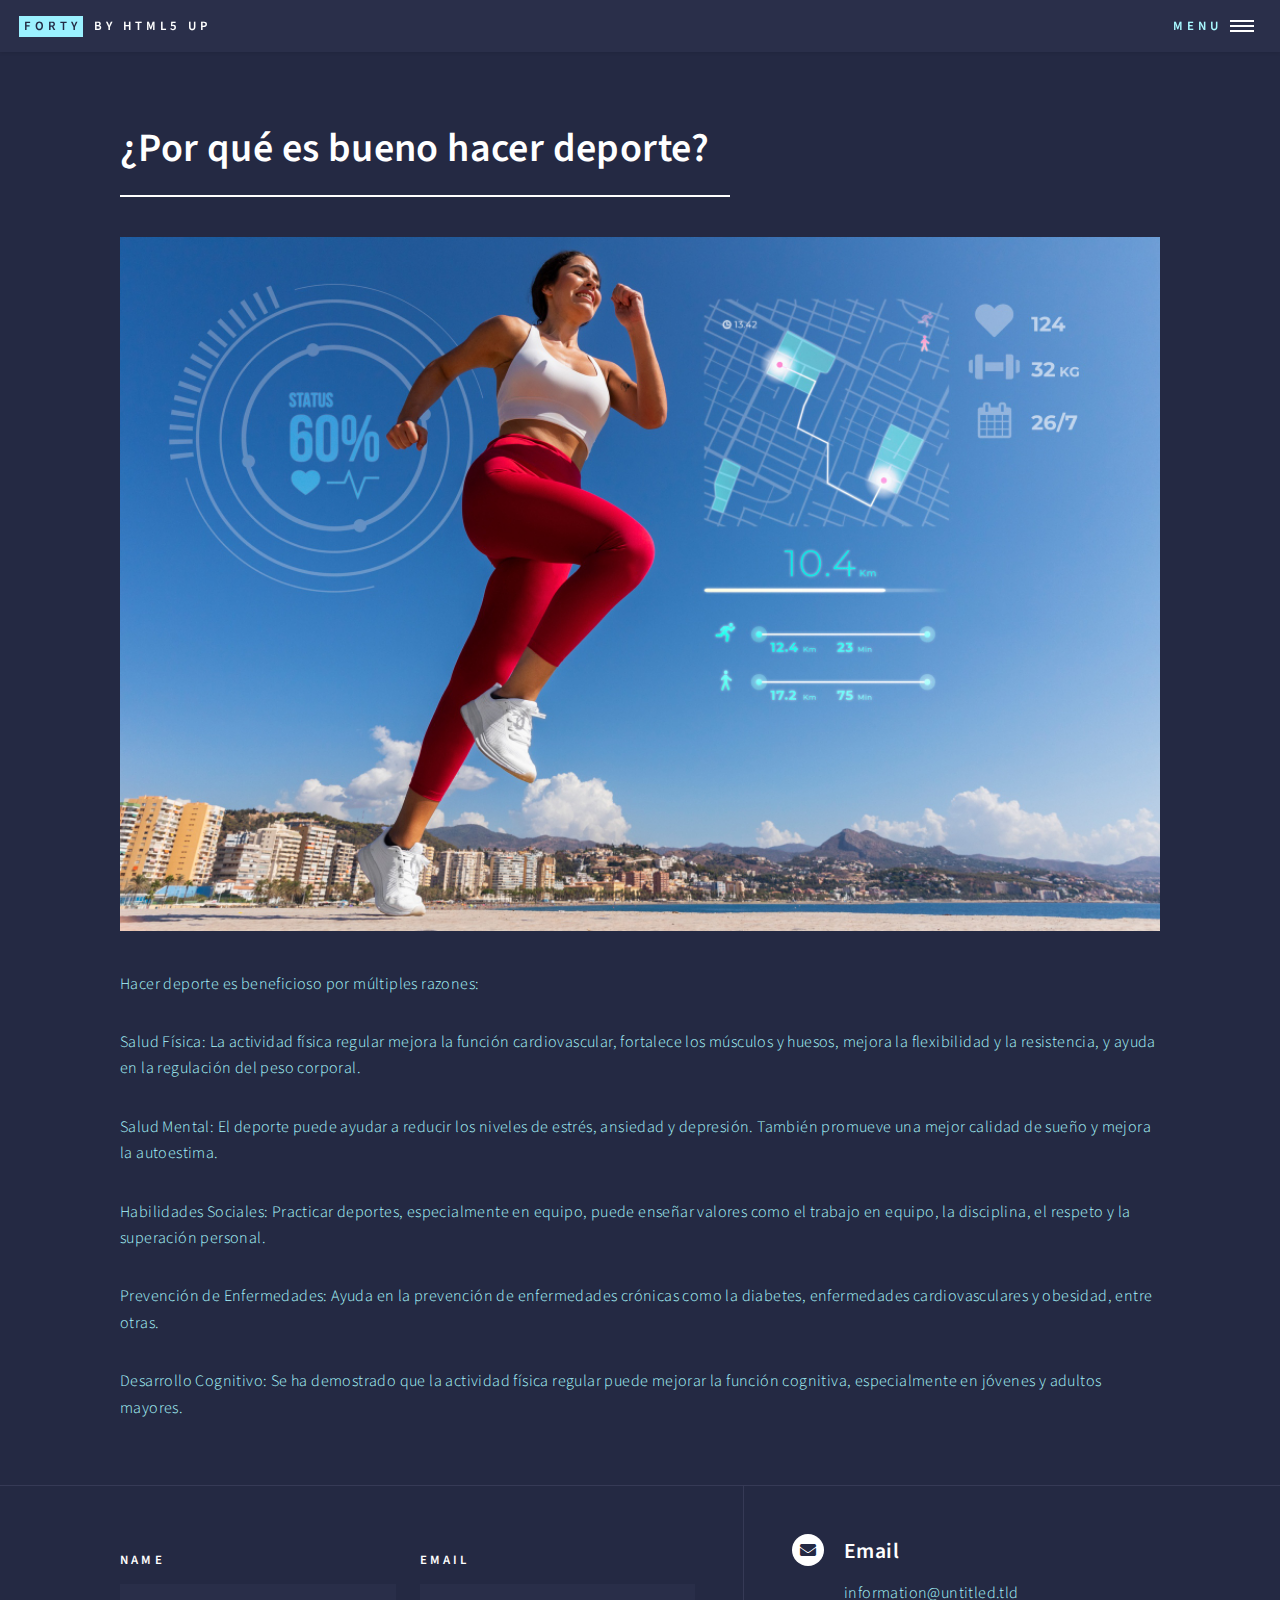
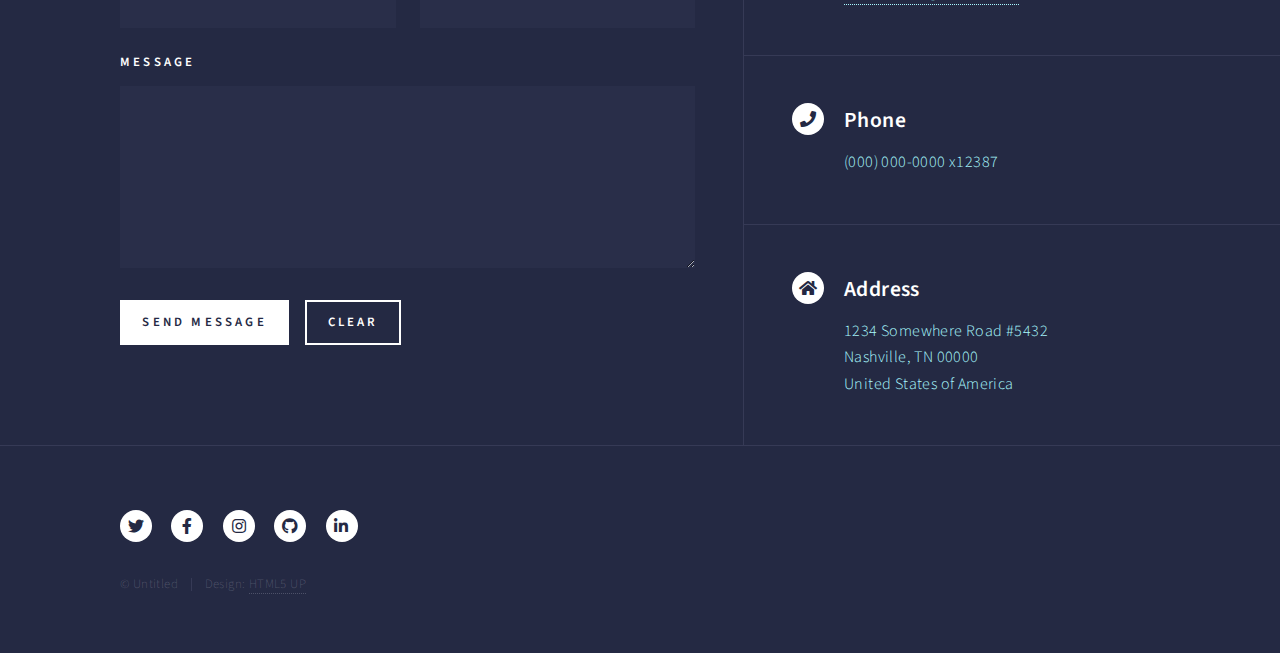
<file: generic.html>
<!DOCTYPE HTML>
<!--
	Forty by HTML5 UP
	html5up.net | @ajlkn
	Free for personal and commercial use under the CCA 3.0 license (html5up.net/license)
-->
<html>
	<head>
		<title>Generic - Forty by HTML5 UP</title>
		<meta charset="utf-8" />
		<meta name="viewport" content="width=device-width, initial-scale=1, user-scalable=no" />
		<link rel="stylesheet" href="assets/css/main.css" />
		<noscript><link rel="stylesheet" href="assets/css/noscript.css" /></noscript>
	</head>
	<body class="is-preload">

		<!-- Wrapper -->
			<div id="wrapper">

				<!-- Header -->
					<header id="header">
						<a href="index.html" class="logo"><strong>Forty</strong> <span>by HTML5 UP</span></a>
						<nav>
							<a href="#menu">Menu</a>
						</nav>
					</header>

				<!-- Menu -->
					<nav id="menu">
						<ul class="links">
							<li><a href="index.html">Home</a></li>
							<li><a href="landing.html">Landing</a></li>
							<li><a href="generic.html">Generic</a></li>
							<li><a href="elements.html">Elements</a></li>
						</ul>
						<ul class="actions stacked">
							<li><a href="#" class="button primary fit">Get Started</a></li>
							<li><a href="#" class="button fit">Log In</a></li>
						</ul>
					</nav>

				<!-- Main -->
					<div id="main" class="alt">

						<!-- One -->
							<section id="one">
								<div class="inner">
									<header class="major">
										<h1>¿Por qué es bueno hacer deporte?</h1>
									</header>
									<span class="image main"><img src="images/mujer-tiro-completo-entrenando-estadisticas.jpg" alt="" /></span>
									<p>Hacer deporte es beneficioso por múltiples razones:</p>
									<p>Salud Física: La actividad física regular mejora la función cardiovascular, fortalece los músculos y huesos, mejora la flexibilidad y la resistencia, y ayuda en la regulación del peso corporal.</p>
									<p>Salud Mental: El deporte puede ayudar a reducir los niveles de estrés, ansiedad y depresión. También promueve una mejor calidad de sueño y mejora la autoestima.</p>
									<p>Habilidades Sociales: Practicar deportes, especialmente en equipo, puede enseñar valores como el trabajo en equipo, la disciplina, el respeto y la superación personal.</p>
									<p>Prevención de Enfermedades: Ayuda en la prevención de enfermedades crónicas como la diabetes, enfermedades cardiovasculares y obesidad, entre otras.</p>
									<p>Desarrollo Cognitivo: Se ha demostrado que la actividad física regular puede mejorar la función cognitiva, especialmente en jóvenes y adultos mayores.</p>
								</div>
							</section>

					</div>

				<!-- Contact -->
					<section id="contact">
						<div class="inner">
							<section>
								<form method="post" action="#">
									<div class="fields">
										<div class="field half">
											<label for="name">Name</label>
											<input type="text" name="name" id="name" />
										</div>
										<div class="field half">
											<label for="email">Email</label>
											<input type="text" name="email" id="email" />
										</div>
										<div class="field">
											<label for="message">Message</label>
											<textarea name="message" id="message" rows="6"></textarea>
										</div>
									</div>
									<ul class="actions">
										<li><input type="submit" value="Send Message" class="primary" /></li>
										<li><input type="reset" value="Clear" /></li>
									</ul>
								</form>
							</section>
							<section class="split">
								<section>
									<div class="contact-method">
										<span class="icon solid alt fa-envelope"></span>
										<h3>Email</h3>
										<a href="#">information@untitled.tld</a>
									</div>
								</section>
								<section>
									<div class="contact-method">
										<span class="icon solid alt fa-phone"></span>
										<h3>Phone</h3>
										<span>(000) 000-0000 x12387</span>
									</div>
								</section>
								<section>
									<div class="contact-method">
										<span class="icon solid alt fa-home"></span>
										<h3>Address</h3>
										<span>1234 Somewhere Road #5432<br />
										Nashville, TN 00000<br />
										United States of America</span>
									</div>
								</section>
							</section>
						</div>
					</section>

				<!-- Footer -->
					<footer id="footer">
						<div class="inner">
							<ul class="icons">
								<li><a href="#" class="icon brands alt fa-twitter"><span class="label">Twitter</span></a></li>
								<li><a href="#" class="icon brands alt fa-facebook-f"><span class="label">Facebook</span></a></li>
								<li><a href="#" class="icon brands alt fa-instagram"><span class="label">Instagram</span></a></li>
								<li><a href="#" class="icon brands alt fa-github"><span class="label">GitHub</span></a></li>
								<li><a href="#" class="icon brands alt fa-linkedin-in"><span class="label">LinkedIn</span></a></li>
							</ul>
							<ul class="copyright">
								<li>&copy; Untitled</li><li>Design: <a href="https://html5up.net">HTML5 UP</a></li>
							</ul>
						</div>
					</footer>

			</div>

		<!-- Scripts -->
			<script src="assets/js/jquery.min.js"></script>
			<script src="assets/js/jquery.scrolly.min.js"></script>
			<script src="assets/js/jquery.scrollex.min.js"></script>
			<script src="assets/js/browser.min.js"></script>
			<script src="assets/js/breakpoints.min.js"></script>
			<script src="assets/js/util.js"></script>
			<script src="assets/js/main.js"></script>

	</body>
</html>
</file>
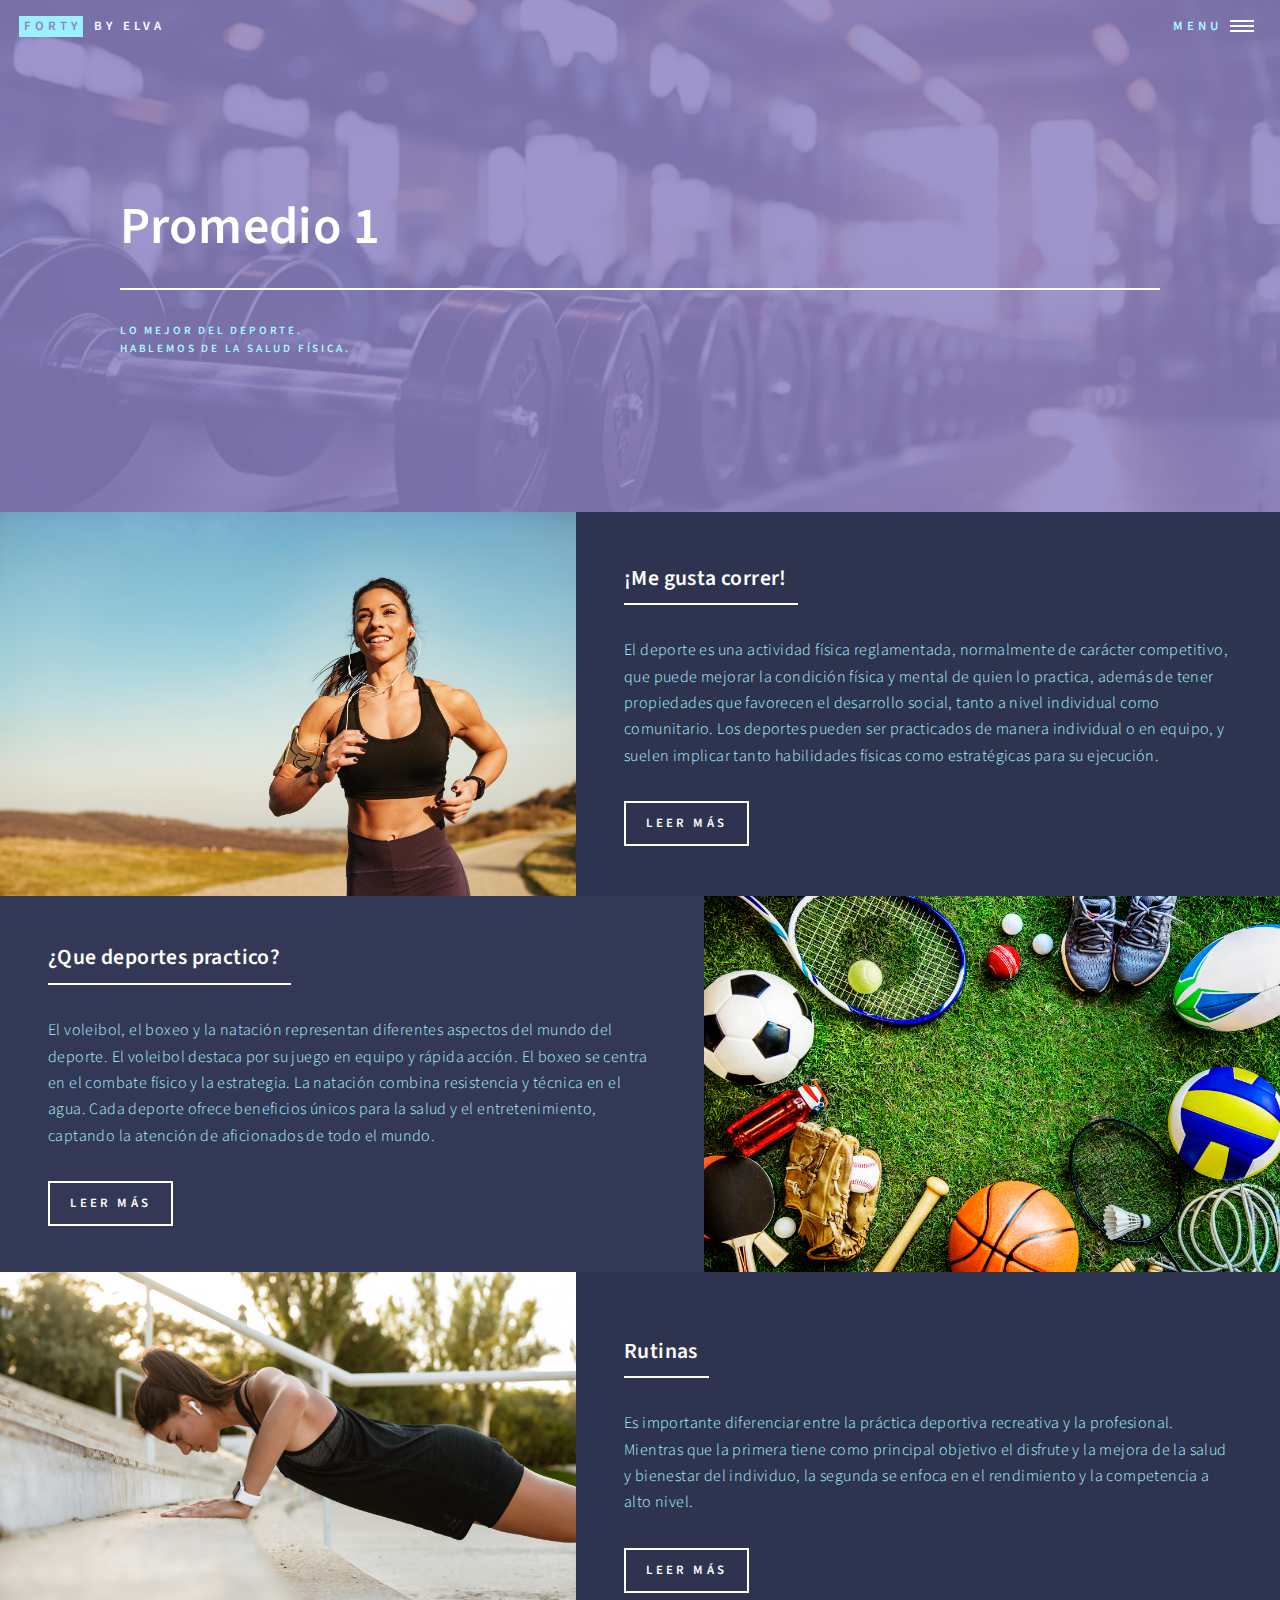
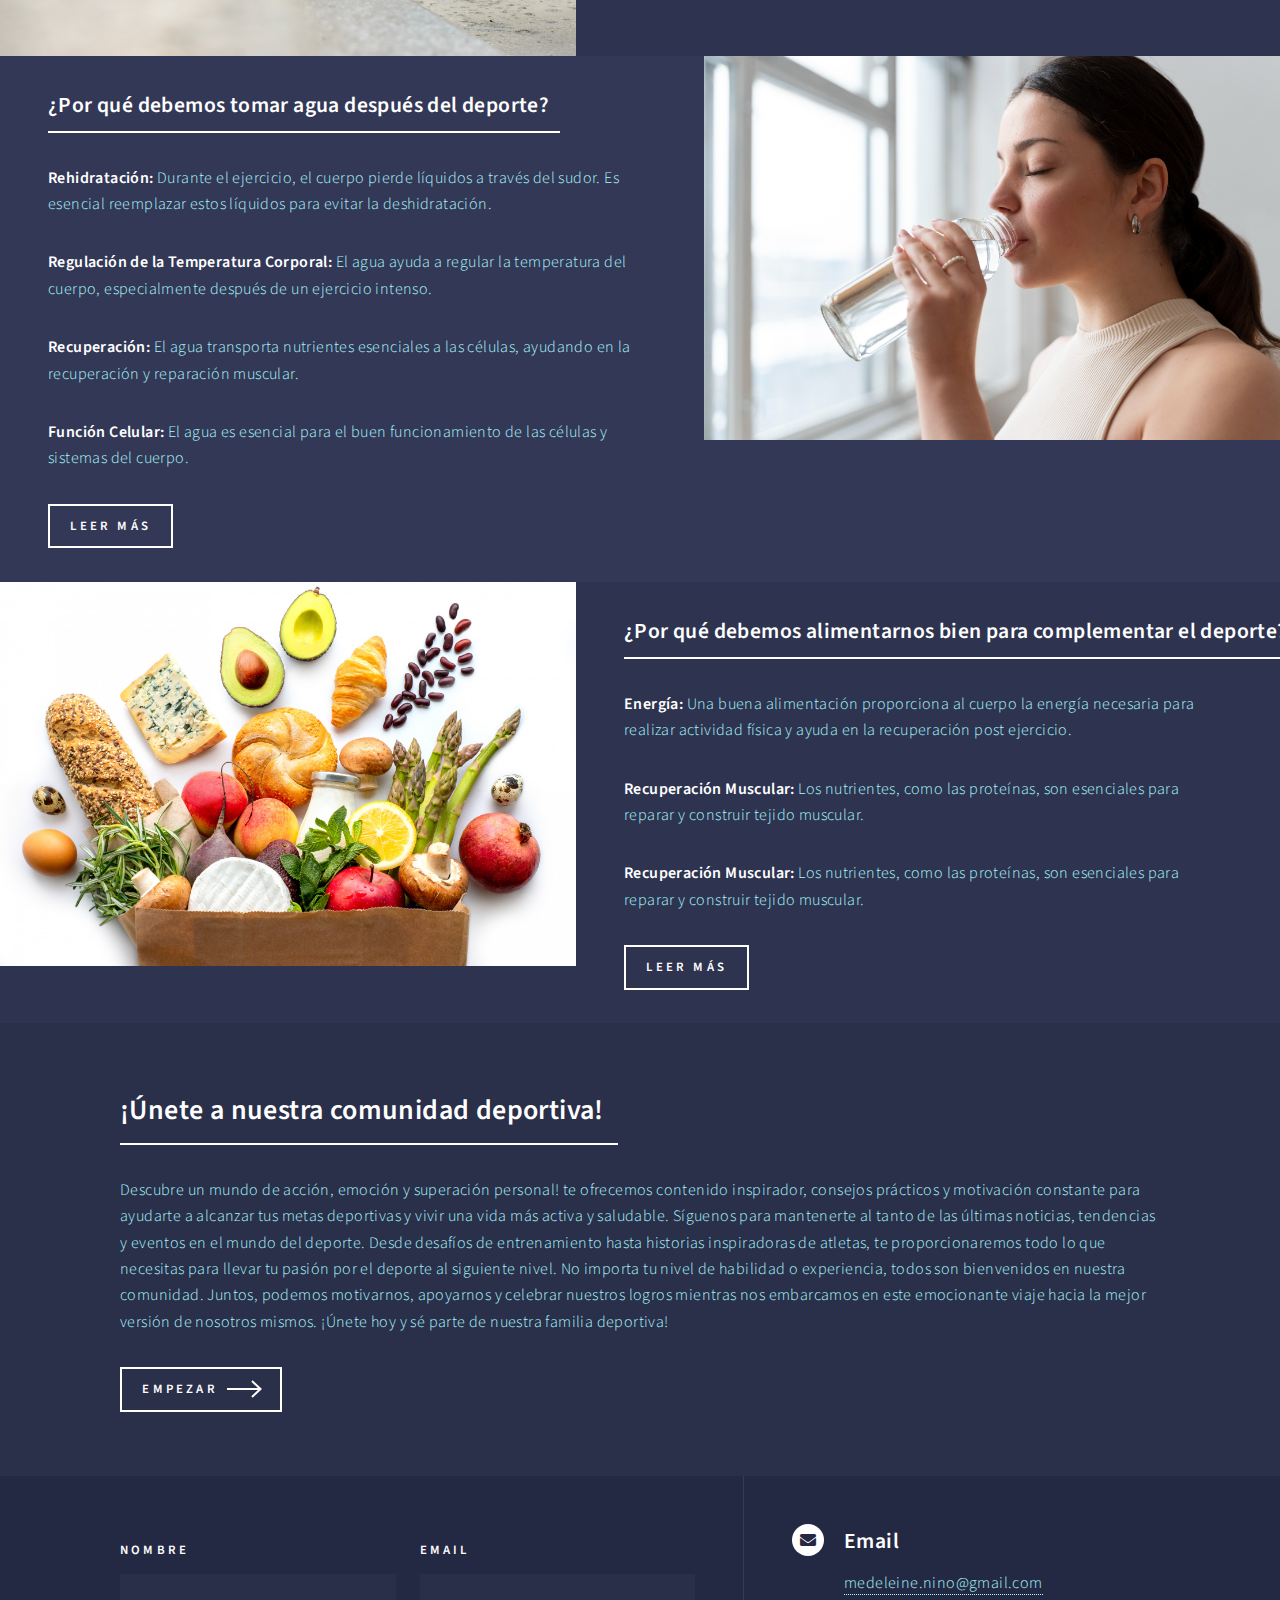
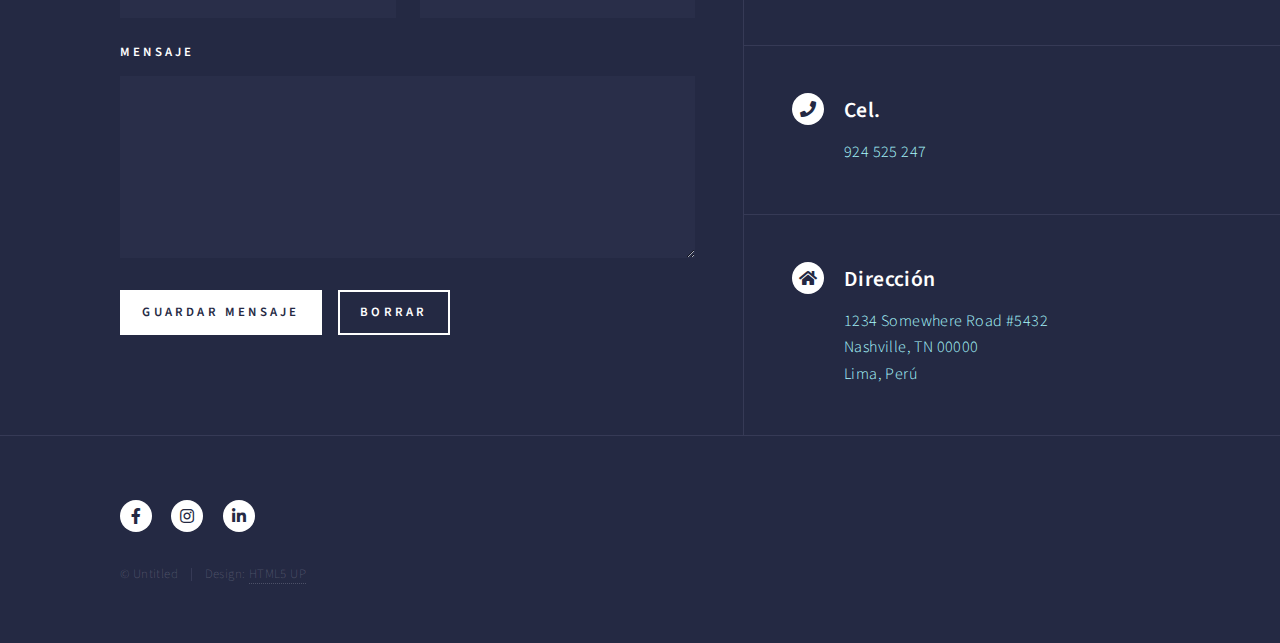
<file: promedio1.html>
<!DOCTYPE HTML>
<!--
	Forty by HTML5 UP
	html5up.net | @ajlkn
	Free for personal and commercial use under the CCA 3.0 license (html5up.net/license)
-->
<html>
	<head>
		<title>Promedio 1</title>
		<meta charset="utf-8" />
		<meta name="viewport" content="width=device-width, initial-scale=1, user-scalable=no" />
		<link rel="stylesheet" href="assets/css/main.css" />
		<noscript><link rel="stylesheet" href="assets/css/noscript.css" /></noscript>
	</head>
	<body class="is-preload">

		<!-- Wrapper -->
			<div id="wrapper">

				<!-- Header -->
				<!-- Note: The "styleN" class below should match that of the banner element. -->
					<header id="header" class="alt style2">
						<a href="index.html" class="logo"><strong>Forty</strong> <span>by Elva</span></a>
						<nav>
							<a href="#menu">Menu</a>
						</nav>
					</header>

				<!-- Menu -->
					<nav id="menu">
						<ul class="links">
							<li><a href="index.html">Quien soy?</a></li>
							<li><a href="promedio1.html">Bitácora 1</a></li>
							<li><a href="promedio2.html">Bitácora 2</a></li>
							<li><a href="promedio3.html">Bitácora 3</a></li>
							<li><a href="generic.html">Proyecto Final</a></li>
							<li><a href="elements.html">Portafolio</a></li>
						</ul>
						<ul class="actions stacked">
							<li><a href="#" class="button primary fit">Empezar</a></li>
							<li><a href="#" class="button fit">Ingresa</a></li>
						</ul>
					</nav>

				<!-- Banner -->
				<!-- Note: The "styleN" class below should match that of the header element. -->
					<section id="banner" class="style2">
						<div class="inner">
							<span class="image">
								<img src="images/4625.jpg" alt="" />
							</span>
							<header class="major">
								<h1>Promedio 1</h1>
							</header>
							<div class="content">
								<p>Lo mejor del deporte.<br />
								Hablemos de la salud física.</p>
							</div>
						</div>
					</section>

				<!-- Main -->
					<div id="main">

						<!-- One -->
							<!--section id="one">
								<div class="inner">
									<header class="major">
										<h2>Sed amet aliquam</h2>
									</header>
									<p>Nullam et orci eu lorem consequat tincidunt vivamus et sagittis magna sed nunc rhoncus condimentum sem. In efficitur ligula tate urna. Maecenas massa vel lacinia pellentesque lorem ipsum dolor. Nullam et orci eu lorem consequat tincidunt. Vivamus et sagittis libero. Nullam et orci eu lorem consequat tincidunt vivamus et sagittis magna sed nunc rhoncus condimentum sem. In efficitur ligula tate urna.</p>
								</div>
							</section-->

						<!-- Two -->
							<section id="two" class="spotlights">
								<section>
									<a href="generic.html" class="image">
										<img src="images/determinada-mujer-construccion-muscular-corriendo-mientras-hace-ejercicio-naturaleza-copiar-espacio.jpg" alt="" data-position="center center" />
									</a>
									<div class="content">
										<div class="inner">
											<header class="major">
												<h3>¡Me gusta correr!</h3>
											</header>
											<p>El deporte es una actividad física reglamentada, normalmente de carácter competitivo, que puede mejorar la condición física y mental de quien lo practica, además de tener propiedades que favorecen el desarrollo social, tanto a nivel individual como comunitario. Los deportes pueden ser practicados de manera individual o en equipo, y suelen implicar tanto habilidades físicas como estratégicas para su ejecución.</p>
											<ul class="actions">
												<li><a href="generic.html" class="button">Leer más</a></li>
											</ul>
										</div>
									</div>
								</section>
								<section>
									<a href="generic.html" class="image">
										<img src="images/herramientas-deportivas.jpg" alt="" data-position="top center" />
									</a>
									<div class="content">
										<div class="inner">
											<header class="major">
												<h3>¿Que deportes practico?</h3>
											</header>
											<p>El voleibol, el boxeo y la natación representan diferentes aspectos del mundo del deporte. El voleibol destaca por su juego en equipo y rápida acción. El boxeo se centra en el combate físico y la estrategia. La natación combina resistencia y técnica en el agua. Cada deporte ofrece beneficios únicos para la salud y el entretenimiento, captando la atención de aficionados de todo el mundo.</p>
											<ul class="actions">
												<li><a href="generic.html" class="button">Leer más</a></li>
											</ul>
										</div>
									</div>
								</section>
								<section>
									<a href="generic.html" class="image">
										<img src="images/retrato-mujer-fitness-auriculares.jpg" alt="" data-position="25% 25%" />
									</a>
									<div class="content">
										<div class="inner">
											<header class="major">
												<h3>Rutinas</h3>
											</header>
											<p>Es importante diferenciar entre la práctica deportiva recreativa y la profesional. Mientras que la primera tiene como principal objetivo el disfrute y la mejora de la salud y bienestar del individuo, la segunda se enfoca en el rendimiento y la competencia a alto nivel.




											</p>
											<ul class="actions">
												<li><a href="generic.html" class="button">Leer más</a></li>
											</ul>
										</div>
									</div>
								</section>
								<section>
									<a href="generic.html" class="image">
										<img src="images/mujer-bebiendo-agua-despues-ejercicio.jpg" alt="" data-position="top center" />
									</a>
									<div class="content">
										<div class="inner">
											<header class="major">
												<h3>¿Por qué debemos tomar agua después del deporte?</h3>
											</header>
											<p><b>Rehidratación:</b> Durante el ejercicio, el cuerpo pierde líquidos a través del sudor. Es esencial reemplazar estos líquidos para evitar la deshidratación.</p>
											<p><b>Regulación de la Temperatura Corporal:</b> El agua ayuda a regular la temperatura del cuerpo, especialmente después de un ejercicio intenso.</p>
								            <p><b>Recuperación:</b> El agua transporta nutrientes esenciales a las células, ayudando en la recuperación y reparación muscular.</p>
											<p><b>Función Celular:</b> El agua es esencial para el buen funcionamiento de las células y sistemas del cuerpo.</p>
											<ul class="actions">
												<li><a href="generic.html" class="button">Leer más</a></li>
											</ul>
										</div>
									</div>
								</section>
								<section>
									<a href="generic.html" class="image">
										<img src="images/bolsa-papel-comida-saludable-fondo-alimentos-saludables-concepto-comida-supermercado-compras-supermercado-entrega-domicilio.jpg" alt="" data-position="25% 25%" />
									</a>
									<div class="content">
										<div class="inner">
											<header class="major">
												<h3>¿Por qué debemos alimentarnos bien para complementar el deporte?</h3>
											</header>
											<p><b>Energía:</b> Una buena alimentación proporciona al cuerpo la energía necesaria para realizar actividad física y ayuda en la recuperación post ejercicio.</p>
											<p><b>Recuperación Muscular:</b> Los nutrientes, como las proteínas, son esenciales para reparar y construir tejido muscular.</p>
											<p><b>Recuperación Muscular:</b> Los nutrientes, como las proteínas, son esenciales para reparar y construir tejido muscular.</p>
										
										
											<ul class="actions">
												<li><a href="generic.html" class="button">Leer más</a></li>
											</ul>
										</div>
									</div>
								</section>
							</section>

						<!-- Three -->
							<section id="three">
								<div class="inner">
									<header class="major">
										<h2>¡Únete a nuestra comunidad deportiva!</h2>
									</header>
									<p>Descubre un mundo de acción, emoción y superación personal! te ofrecemos contenido inspirador, consejos prácticos y motivación constante para ayudarte a alcanzar tus metas deportivas y vivir una vida más activa y saludable.

										Síguenos para mantenerte al tanto de las últimas noticias, tendencias y eventos en el mundo del deporte. Desde desafíos de entrenamiento hasta historias inspiradoras de atletas, te proporcionaremos todo lo que necesitas para llevar tu pasión por el deporte al siguiente nivel.
										
										No importa tu nivel de habilidad o experiencia, todos son bienvenidos en nuestra comunidad. Juntos, podemos motivarnos, apoyarnos y celebrar nuestros logros mientras nos embarcamos en este emocionante viaje hacia la mejor versión de nosotros mismos.
										
										¡Únete hoy y sé parte de nuestra familia deportiva!</p>
									<ul class="actions">
										<li><a href="generic.html" class="button next">Empezar</a></li>
									</ul>
								</div>
							</section>

					</div>

				<!-- Contact -->
				<section id="contact">
					<div class="inner">
						<section>
							<form method="post" action="#">
								<div class="fields">
									<div class="field half">
										<label for="name">Nombre</label>
										<input type="text" name="name" id="name" />
									</div>
									<div class="field half">
										<label for="email">Email</label>
										<input type="text" name="email" id="email" />
									</div>
									<div class="field">
										<label for="message">Mensaje</label>
										<textarea name="message" id="message" rows="6"></textarea>
									</div>
								</div>
								<ul class="actions">
									<li><input type="submit" value="GUARDAR MENSAJE" class="primary" /></li>
									<li><input type="reset" value="BORRAR" /></li>
								</ul>
							</form>
						</section>
						<section class="split">
							<section>
								<div class="contact-method">
									<span class="icon solid alt fa-envelope"></span>
									<h3>Email</h3>
									<a href="https://www.imdb.com/title/tt0386676/">medeleine.nino@gmail.com</a>
								</div>
							</section>
							<section>
								<div class="contact-method">
									<span class="icon solid alt fa-phone"></span>
									<h3>Cel.</h3>
									<span>924 525 247</span>
								</div>
							</section>
							<section>
								<div class="contact-method">
									<span class="icon solid alt fa-home"></span>
									<h3>Dirección</h3>
									<span>1234 Somewhere Road #5432<br />
									Nashville, TN 00000<br />
									Lima, Perú</span>
								</div>
							</section>
						</section>
					</div>
				</section>

			<!-- Footer -->
				<footer id="footer">
					<div class="inner">
						<ul class="icons">

							<li><a href="https://www.facebook.com/elvamadeleine.ninorosales?mibextid=2JQ9oc" class="icon brands alt fa-facebook-f"><span class="label">Facebook</span></a></li>
							<li><a href="https://instagram.com/madi180495?igshid=NzZlODBkYWE4Ng==" class="icon brands alt fa-instagram"><span class="label">Instagram</span></a></li>
							
							<li><a href="https://www.linkedin.com/in/elva-ni%C3%B1o-rosales-108b02124" class="icon brands alt fa-linkedin-in"><span class="label">LinkedIn</span></a></li>
						</ul>
						<ul class="copyright">
							<li>&copy; Untitled</li><li>Design: <a href="https://html5up.net">HTML5 UP</a></li>
						</ul>
					</div>
				</footer>

		</div>

	<!-- Scripts -->
		<script src="assets/js/jquery.min.js"></script>
		<script src="assets/js/jquery.scrolly.min.js"></script>
		<script src="assets/js/jquery.scrollex.min.js"></script>
		<script src="assets/js/browser.min.js"></script>
		<script src="assets/js/breakpoints.min.js"></script>
		<script src="assets/js/util.js"></script>
		<script src="assets/js/main.js"></script>

	</body>
</html>
</file>
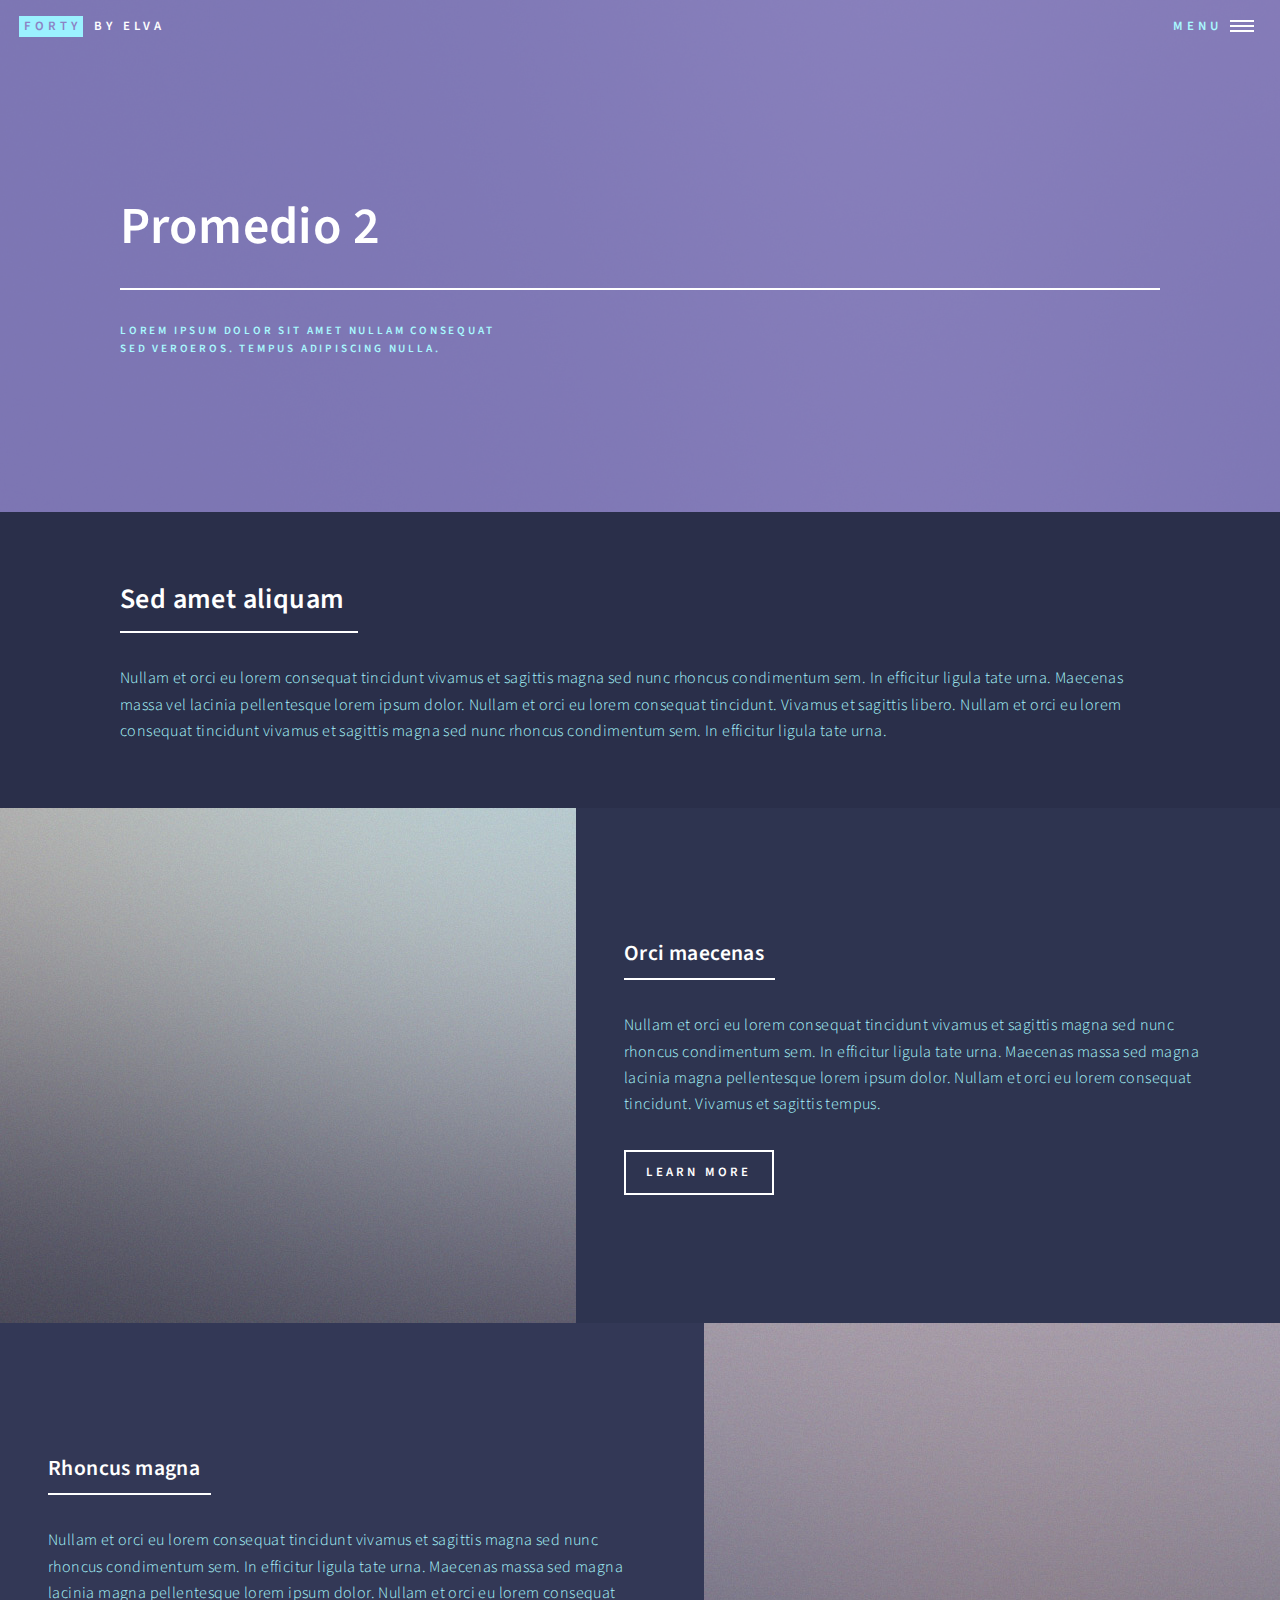
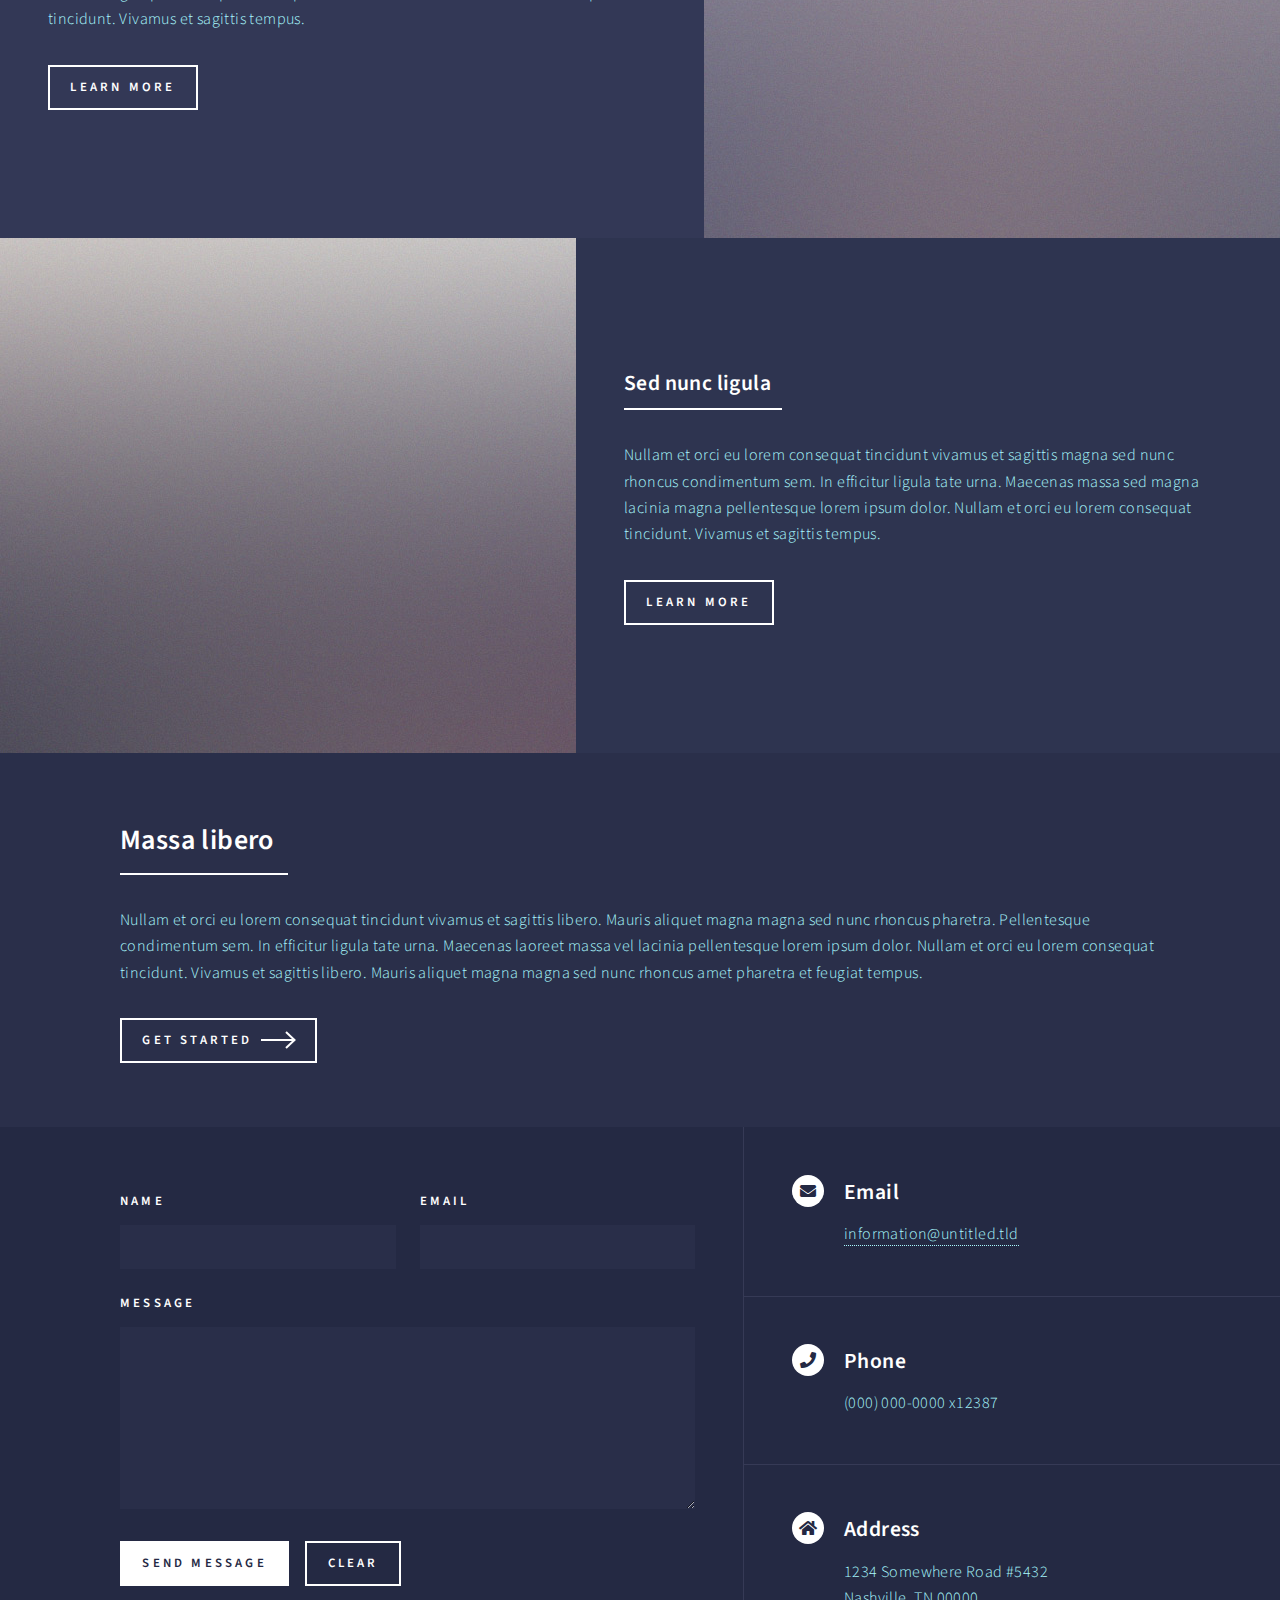
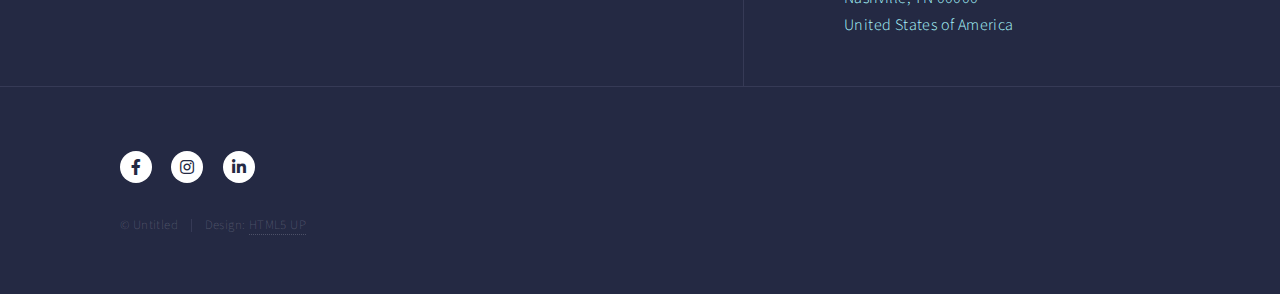
<file: promedio2.html>
<!DOCTYPE HTML>
<!--
	Forty by HTML5 UP
	html5up.net | @ajlkn
	Free for personal and commercial use under the CCA 3.0 license (html5up.net/license)
-->
<html>
	<head>
		<title>Promedio 2</title>
		<meta charset="utf-8" />
		<meta name="viewport" content="width=device-width, initial-scale=1, user-scalable=no" />
		<link rel="stylesheet" href="assets/css/main.css" />
		<noscript><link rel="stylesheet" href="assets/css/noscript.css" /></noscript>
	</head>
	<body class="is-preload">

		<!-- Wrapper -->
			<div id="wrapper">

				<!-- Header -->
				<!-- Note: The "styleN" class below should match that of the banner element. -->
					<header id="header" class="alt style2">
						<a href="index.html" class="logo"><strong>Forty</strong> <span>by Elva</span></a>
						<nav>
							<a href="#menu">Menu</a>
						</nav>
					</header>

				<!-- Menu -->
					<nav id="menu">
						<ul class="links">
							<li><a href="index.html">Quien soy?</a></li>
							<li><a href="promedio1.html">Bitácora 1</a></li>
							<li><a href="promedio2.html">Bitácora 2</a></li>
							<li><a href="promedio3.html">Bitácora 3</a></li>
							<li><a href="generic.html">Proyecto Final</a></li>
							<li><a href="elements.html">Portafolio</a></li>
						</ul>
						<ul class="actions stacked">
							<li><a href="#" class="button primary fit">Empezar</a></li>
							<li><a href="#" class="button fit">Ingresa</a></li>
						</ul>
					</nav>

				<!-- Banner -->
				<!-- Note: The "styleN" class below should match that of the header element. -->
					<section id="banner" class="style2">
						<div class="inner">
							<span class="image">
								<img src="images/pic07.jpg" alt="" />
							</span>
							<header class="major">
								<h1>Promedio 2</h1>
							</header>
							<div class="content">
								<p>Lorem ipsum dolor sit amet nullam consequat<br />
								sed veroeros. tempus adipiscing nulla.</p>
							</div>
						</div>
					</section>

				<!-- Main -->
					<div id="main">

						<!-- One -->
							<section id="one">
								<div class="inner">
									<header class="major">
										<h2>Sed amet aliquam</h2>
									</header>
									<p>Nullam et orci eu lorem consequat tincidunt vivamus et sagittis magna sed nunc rhoncus condimentum sem. In efficitur ligula tate urna. Maecenas massa vel lacinia pellentesque lorem ipsum dolor. Nullam et orci eu lorem consequat tincidunt. Vivamus et sagittis libero. Nullam et orci eu lorem consequat tincidunt vivamus et sagittis magna sed nunc rhoncus condimentum sem. In efficitur ligula tate urna.</p>
								</div>
							</section>

						<!-- Two -->
							<section id="two" class="spotlights">
								<section>
									<a href="generic.html" class="image">
										<img src="images/pic08.jpg" alt="" data-position="center center" />
									</a>
									<div class="content">
										<div class="inner">
											<header class="major">
												<h3>Orci maecenas</h3>
											</header>
											<p>Nullam et orci eu lorem consequat tincidunt vivamus et sagittis magna sed nunc rhoncus condimentum sem. In efficitur ligula tate urna. Maecenas massa sed magna lacinia magna pellentesque lorem ipsum dolor. Nullam et orci eu lorem consequat tincidunt. Vivamus et sagittis tempus.</p>
											<ul class="actions">
												<li><a href="generic.html" class="button">Learn more</a></li>
											</ul>
										</div>
									</div>
								</section>
								<section>
									<a href="generic.html" class="image">
										<img src="images/pic09.jpg" alt="" data-position="top center" />
									</a>
									<div class="content">
										<div class="inner">
											<header class="major">
												<h3>Rhoncus magna</h3>
											</header>
											<p>Nullam et orci eu lorem consequat tincidunt vivamus et sagittis magna sed nunc rhoncus condimentum sem. In efficitur ligula tate urna. Maecenas massa sed magna lacinia magna pellentesque lorem ipsum dolor. Nullam et orci eu lorem consequat tincidunt. Vivamus et sagittis tempus.</p>
											<ul class="actions">
												<li><a href="generic.html" class="button">Learn more</a></li>
											</ul>
										</div>
									</div>
								</section>
								<section>
									<a href="generic.html" class="image">
										<img src="images/pic10.jpg" alt="" data-position="25% 25%" />
									</a>
									<div class="content">
										<div class="inner">
											<header class="major">
												<h3>Sed nunc ligula</h3>
											</header>
											<p>Nullam et orci eu lorem consequat tincidunt vivamus et sagittis magna sed nunc rhoncus condimentum sem. In efficitur ligula tate urna. Maecenas massa sed magna lacinia magna pellentesque lorem ipsum dolor. Nullam et orci eu lorem consequat tincidunt. Vivamus et sagittis tempus.</p>
											<ul class="actions">
												<li><a href="generic.html" class="button">Learn more</a></li>
											</ul>
										</div>
									</div>
								</section>
							</section>

						<!-- Three -->
							<section id="three">
								<div class="inner">
									<header class="major">
										<h2>Massa libero</h2>
									</header>
									<p>Nullam et orci eu lorem consequat tincidunt vivamus et sagittis libero. Mauris aliquet magna magna sed nunc rhoncus pharetra. Pellentesque condimentum sem. In efficitur ligula tate urna. Maecenas laoreet massa vel lacinia pellentesque lorem ipsum dolor. Nullam et orci eu lorem consequat tincidunt. Vivamus et sagittis libero. Mauris aliquet magna magna sed nunc rhoncus amet pharetra et feugiat tempus.</p>
									<ul class="actions">
										<li><a href="generic.html" class="button next">Get Started</a></li>
									</ul>
								</div>
							</section>

					</div>

				<!-- Contact -->
					<section id="contact">
						<div class="inner">
							<section>
								<form method="post" action="#">
									<div class="fields">
										<div class="field half">
											<label for="name">Name</label>
											<input type="text" name="name" id="name" />
										</div>
										<div class="field half">
											<label for="email">Email</label>
											<input type="text" name="email" id="email" />
										</div>
										<div class="field">
											<label for="message">Message</label>
											<textarea name="message" id="message" rows="6"></textarea>
										</div>
									</div>
									<ul class="actions">
										<li><input type="submit" value="Send Message" class="primary" /></li>
										<li><input type="reset" value="Clear" /></li>
									</ul>
								</form>
							</section>
							<section class="split">
								<section>
									<div class="contact-method">
										<span class="icon solid alt fa-envelope"></span>
										<h3>Email</h3>
										<a href="#">information@untitled.tld</a>
									</div>
								</section>
								<section>
									<div class="contact-method">
										<span class="icon solid alt fa-phone"></span>
										<h3>Phone</h3>
										<span>(000) 000-0000 x12387</span>
									</div>
								</section>
								<section>
									<div class="contact-method">
										<span class="icon solid alt fa-home"></span>
										<h3>Address</h3>
										<span>1234 Somewhere Road #5432<br />
										Nashville, TN 00000<br />
										United States of America</span>
									</div>
								</section>
							</section>
						</div>
					</section>

				<!-- Footer -->
					<footer id="footer">
						<div class="inner">
							<ul class="icons">
	
								<li><a href="https://www.facebook.com/elvamadeleine.ninorosales?mibextid=2JQ9oc" class="icon brands alt fa-facebook-f"><span class="label">Facebook</span></a></li>
								<li><a href="https://instagram.com/madi180495?igshid=NzZlODBkYWE4Ng==" class="icon brands alt fa-instagram"><span class="label">Instagram</span></a></li>
								
								<li><a href="https://www.linkedin.com/in/elva-ni%C3%B1o-rosales-108b02124" class="icon brands alt fa-linkedin-in"><span class="label">LinkedIn</span></a></li>
							</ul>
							<ul class="copyright">
								<li>&copy; Untitled</li><li>Design: <a href="https://html5up.net">HTML5 UP</a></li>
							</ul>
						</div>
					</footer>

			</div>

		<!-- Scripts -->
			<script src="assets/js/jquery.min.js"></script>
			<script src="assets/js/jquery.scrolly.min.js"></script>
			<script src="assets/js/jquery.scrollex.min.js"></script>
			<script src="assets/js/browser.min.js"></script>
			<script src="assets/js/breakpoints.min.js"></script>
			<script src="assets/js/util.js"></script>
			<script src="assets/js/main.js"></script>

	</body>
</html>
</file>
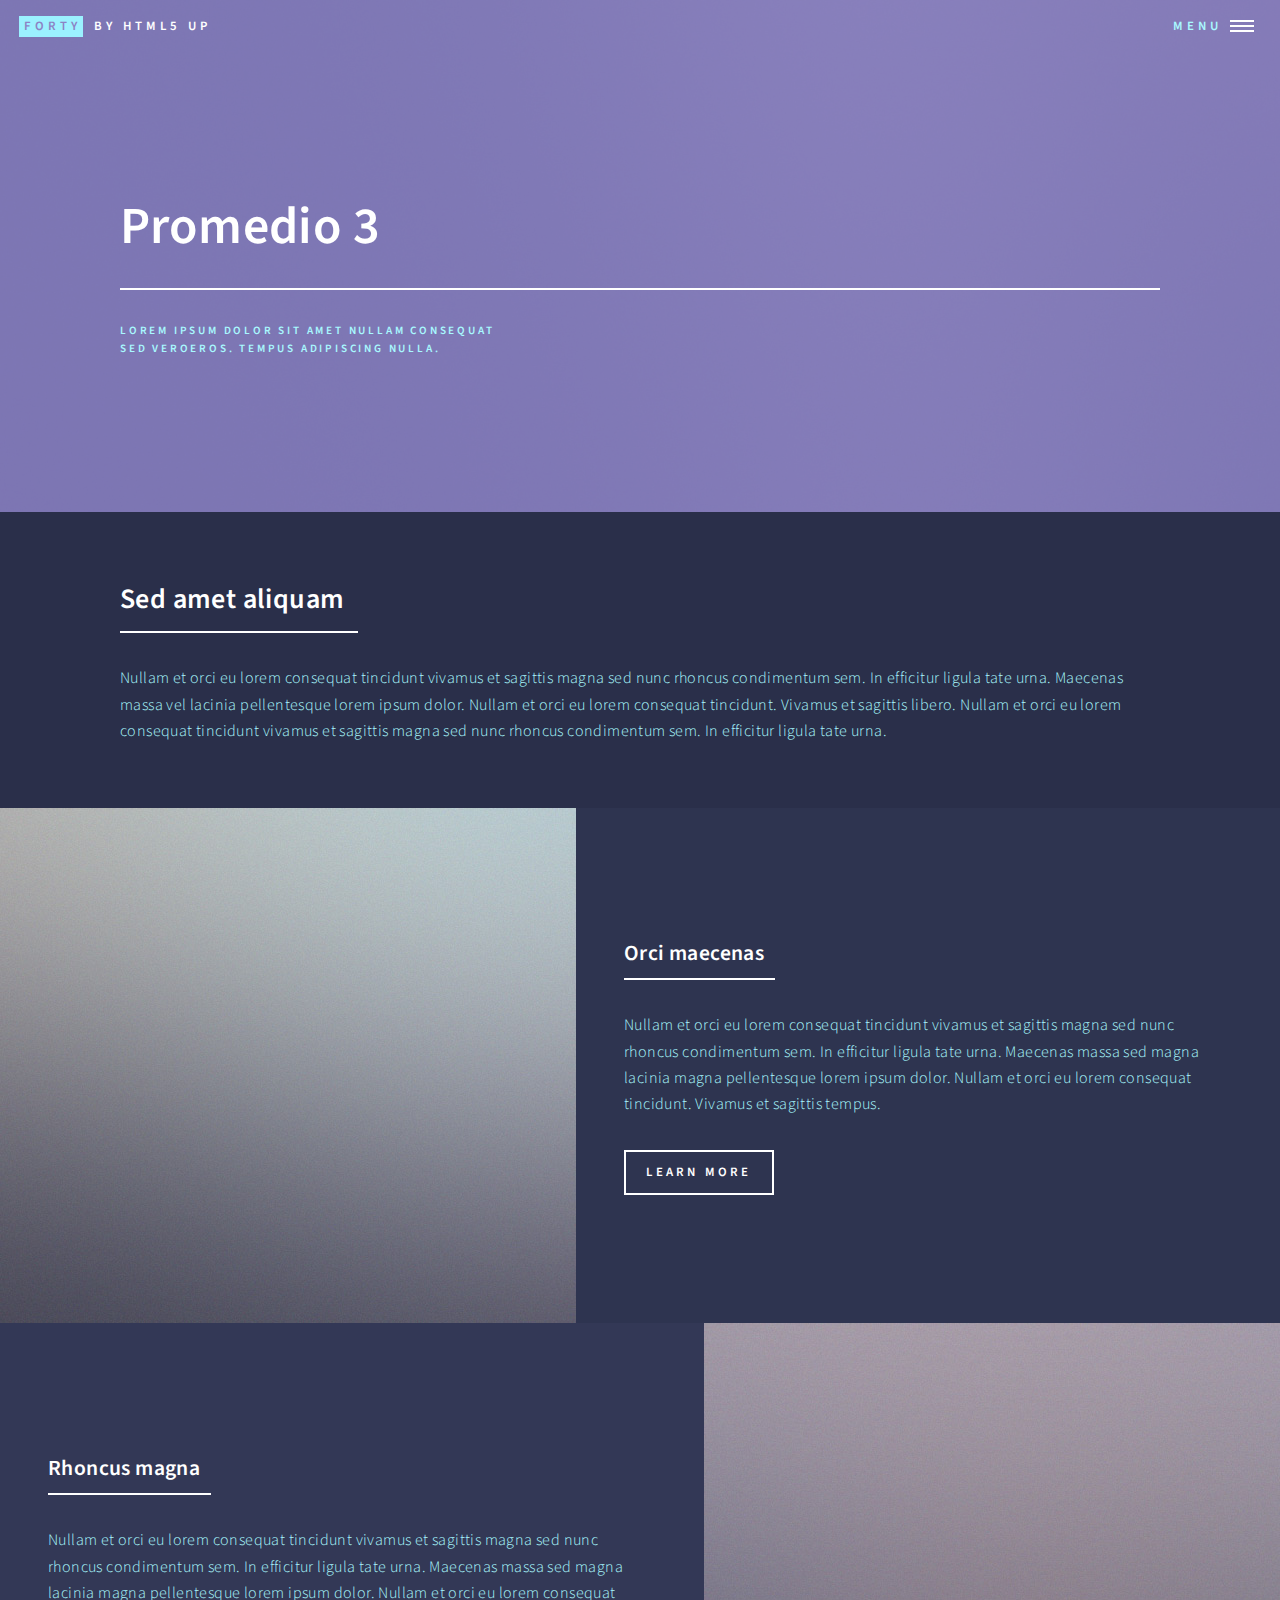
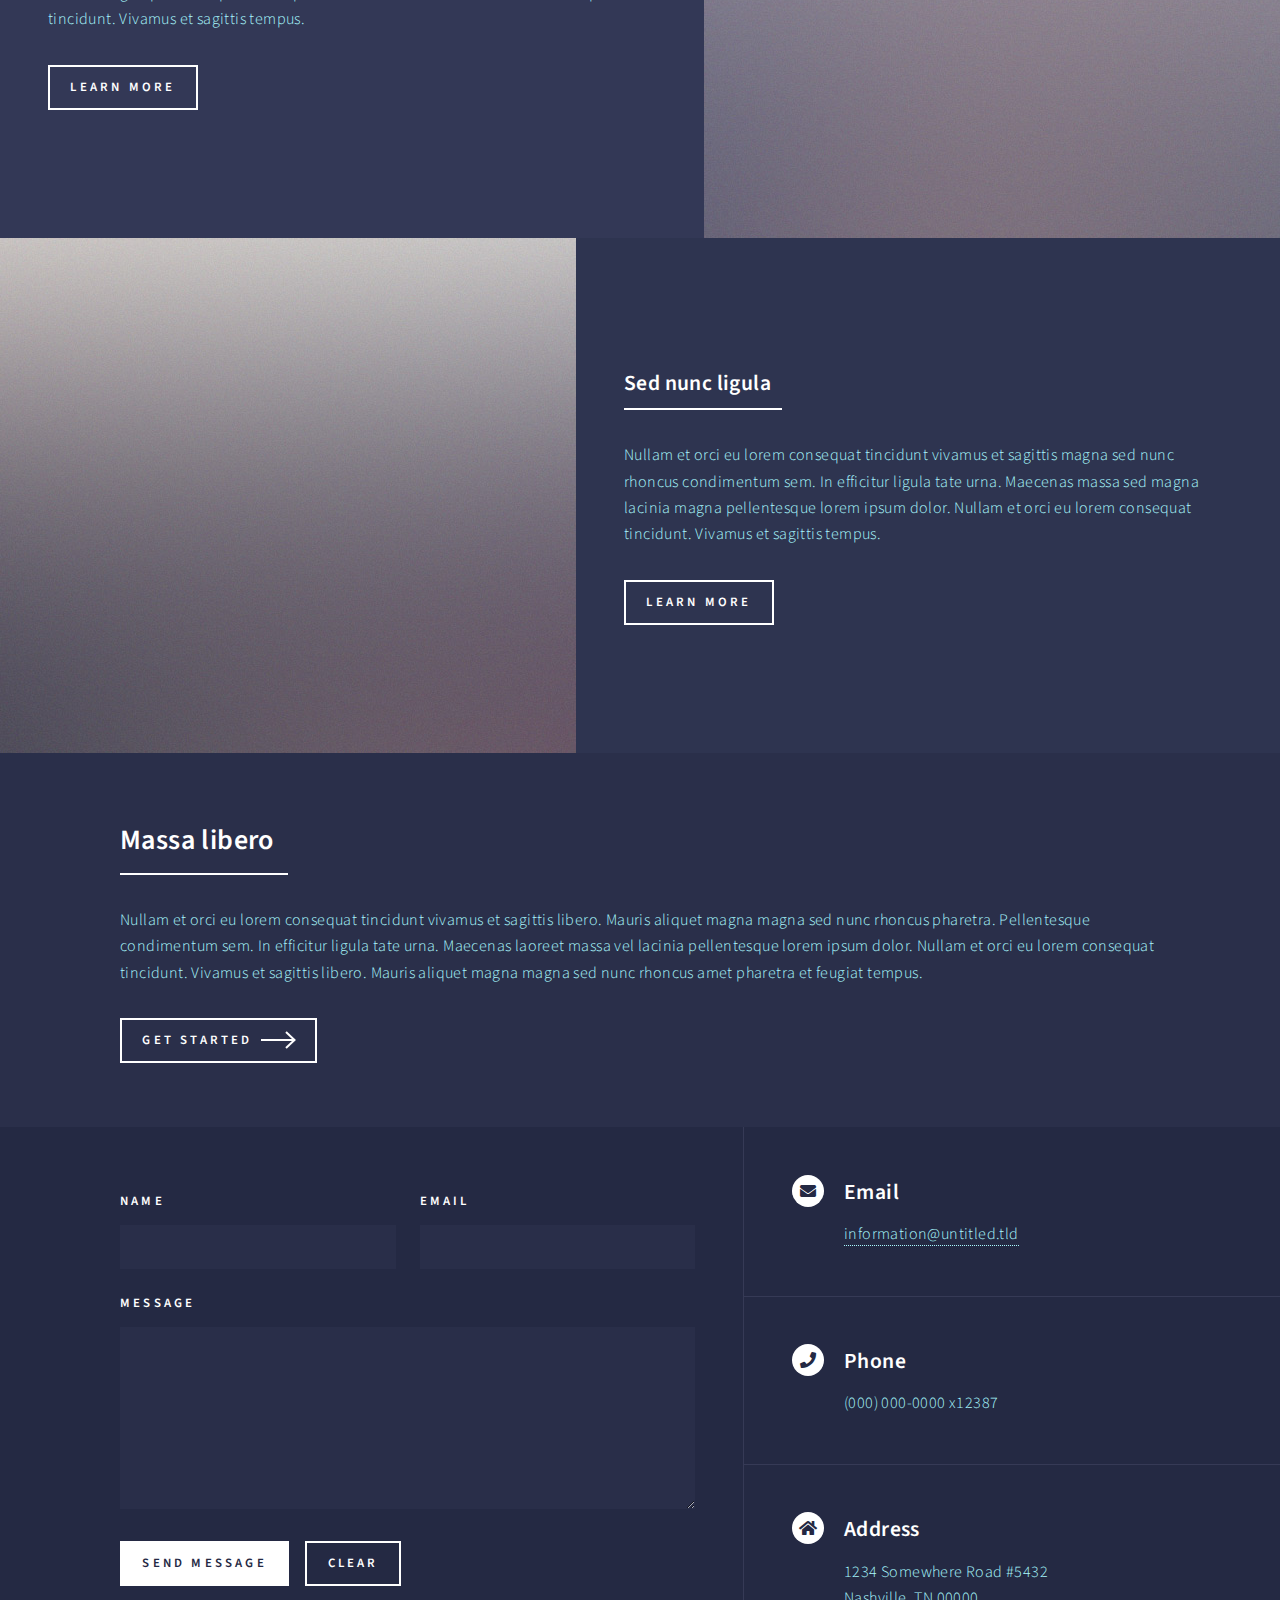
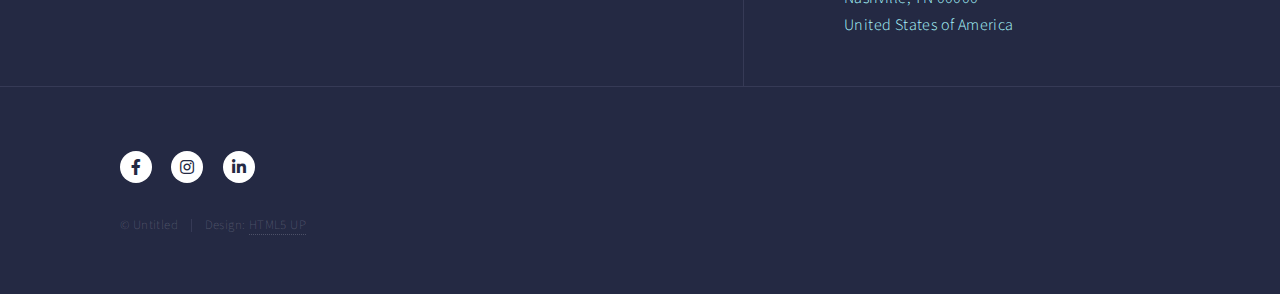
<file: promedio3.html>
<!DOCTYPE HTML>
<!--
	Forty by HTML5 UP
	html5up.net | @ajlkn
	Free for personal and commercial use under the CCA 3.0 license (html5up.net/license)
-->
<html>
	<head>
		<title>Promedio 3</title>
		<meta charset="utf-8" />
		<meta name="viewport" content="width=device-width, initial-scale=1, user-scalable=no" />
		<link rel="stylesheet" href="assets/css/main.css" />
		<noscript><link rel="stylesheet" href="assets/css/noscript.css" /></noscript>
	</head>
	<body class="is-preload">

		<!-- Wrapper -->
			<div id="wrapper">

				<!-- Header -->
				<!-- Note: The "styleN" class below should match that of the banner element. -->
					<header id="header" class="alt style2">
						<a href="index.html" class="logo"><strong>Forty</strong> <span>by HTML5 UP</span></a>
						<nav>
							<a href="#menu">Menu</a>
						</nav>
					</header>

				<!-- Menu -->
					<nav id="menu">
						<ul class="links">
							<li><a href="index.html">Quien soy?</a></li>
							<li><a href="promedio1.html">Bitácora 1</a></li>
							<li><a href="promedio2.html">Bitácora 2</a></li>
							<li><a href="promedio3.html">Bitácora 3</a></li>
							<li><a href="generic.html">Proyecto Final</a></li>
							<li><a href="elements.html">Portafolio</a></li>
						</ul>
						<ul class="actions stacked">
							<li><a href="#" class="button primary fit">Empezar</a></li>
							<li><a href="#" class="button fit">Ingresa</a></li>
						</ul>
					</nav>

				<!-- Banner -->
				<!-- Note: The "styleN" class below should match that of the header element. -->
					<section id="banner" class="style2">
						<div class="inner">
							<span class="image">
								<img src="images/pic07.jpg" alt="" />
							</span>
							<header class="major">
								<h1>Promedio 3</h1>
							</header>
							<div class="content">
								<p>Lorem ipsum dolor sit amet nullam consequat<br />
								sed veroeros. tempus adipiscing nulla.</p>
							</div>
						</div>
					</section>

				<!-- Main -->
					<div id="main">

						<!-- One -->
							<section id="one">
								<div class="inner">
									<header class="major">
										<h2>Sed amet aliquam</h2>
									</header>
									<p>Nullam et orci eu lorem consequat tincidunt vivamus et sagittis magna sed nunc rhoncus condimentum sem. In efficitur ligula tate urna. Maecenas massa vel lacinia pellentesque lorem ipsum dolor. Nullam et orci eu lorem consequat tincidunt. Vivamus et sagittis libero. Nullam et orci eu lorem consequat tincidunt vivamus et sagittis magna sed nunc rhoncus condimentum sem. In efficitur ligula tate urna.</p>
								</div>
							</section>

						<!-- Two -->
							<section id="two" class="spotlights">
								<section>
									<a href="generic.html" class="image">
										<img src="images/pic08.jpg" alt="" data-position="center center" />
									</a>
									<div class="content">
										<div class="inner">
											<header class="major">
												<h3>Orci maecenas</h3>
											</header>
											<p>Nullam et orci eu lorem consequat tincidunt vivamus et sagittis magna sed nunc rhoncus condimentum sem. In efficitur ligula tate urna. Maecenas massa sed magna lacinia magna pellentesque lorem ipsum dolor. Nullam et orci eu lorem consequat tincidunt. Vivamus et sagittis tempus.</p>
											<ul class="actions">
												<li><a href="generic.html" class="button">Learn more</a></li>
											</ul>
										</div>
									</div>
								</section>
								<section>
									<a href="generic.html" class="image">
										<img src="images/pic09.jpg" alt="" data-position="top center" />
									</a>
									<div class="content">
										<div class="inner">
											<header class="major">
												<h3>Rhoncus magna</h3>
											</header>
											<p>Nullam et orci eu lorem consequat tincidunt vivamus et sagittis magna sed nunc rhoncus condimentum sem. In efficitur ligula tate urna. Maecenas massa sed magna lacinia magna pellentesque lorem ipsum dolor. Nullam et orci eu lorem consequat tincidunt. Vivamus et sagittis tempus.</p>
											<ul class="actions">
												<li><a href="generic.html" class="button">Learn more</a></li>
											</ul>
										</div>
									</div>
								</section>
								<section>
									<a href="generic.html" class="image">
										<img src="images/pic10.jpg" alt="" data-position="25% 25%" />
									</a>
									<div class="content">
										<div class="inner">
											<header class="major">
												<h3>Sed nunc ligula</h3>
											</header>
											<p>Nullam et orci eu lorem consequat tincidunt vivamus et sagittis magna sed nunc rhoncus condimentum sem. In efficitur ligula tate urna. Maecenas massa sed magna lacinia magna pellentesque lorem ipsum dolor. Nullam et orci eu lorem consequat tincidunt. Vivamus et sagittis tempus.</p>
											<ul class="actions">
												<li><a href="generic.html" class="button">Learn more</a></li>
											</ul>
										</div>
									</div>
								</section>
							</section>

						<!-- Three -->
							<section id="three">
								<div class="inner">
									<header class="major">
										<h2>Massa libero</h2>
									</header>
									<p>Nullam et orci eu lorem consequat tincidunt vivamus et sagittis libero. Mauris aliquet magna magna sed nunc rhoncus pharetra. Pellentesque condimentum sem. In efficitur ligula tate urna. Maecenas laoreet massa vel lacinia pellentesque lorem ipsum dolor. Nullam et orci eu lorem consequat tincidunt. Vivamus et sagittis libero. Mauris aliquet magna magna sed nunc rhoncus amet pharetra et feugiat tempus.</p>
									<ul class="actions">
										<li><a href="generic.html" class="button next">Get Started</a></li>
									</ul>
								</div>
							</section>

					</div>

				<!-- Contact -->
					<section id="contact">
						<div class="inner">
							<section>
								<form method="post" action="#">
									<div class="fields">
										<div class="field half">
											<label for="name">Name</label>
											<input type="text" name="name" id="name" />
										</div>
										<div class="field half">
											<label for="email">Email</label>
											<input type="text" name="email" id="email" />
										</div>
										<div class="field">
											<label for="message">Message</label>
											<textarea name="message" id="message" rows="6"></textarea>
										</div>
									</div>
									<ul class="actions">
										<li><input type="submit" value="Send Message" class="primary" /></li>
										<li><input type="reset" value="Clear" /></li>
									</ul>
								</form>
							</section>
							<section class="split">
								<section>
									<div class="contact-method">
										<span class="icon solid alt fa-envelope"></span>
										<h3>Email</h3>
										<a href="#">information@untitled.tld</a>
									</div>
								</section>
								<section>
									<div class="contact-method">
										<span class="icon solid alt fa-phone"></span>
										<h3>Phone</h3>
										<span>(000) 000-0000 x12387</span>
									</div>
								</section>
								<section>
									<div class="contact-method">
										<span class="icon solid alt fa-home"></span>
										<h3>Address</h3>
										<span>1234 Somewhere Road #5432<br />
										Nashville, TN 00000<br />
										United States of America</span>
									</div>
								</section>
							</section>
						</div>
					</section>

				<!-- Footer -->
					<footer id="footer">
						<div class="inner">
							<ul class="icons">
								<li><a href="https://www.facebook.com/elvamadeleine.ninorosales?mibextid=2JQ9oc" class="icon brands alt fa-facebook-f"><span class="label">Facebook</span></a></li>
								<li><a href="https://instagram.com/madi180495?igshid=NzZlODBkYWE4Ng==" class="icon brands alt fa-instagram"><span class="label">Instagram</span></a></li>
								
								<li><a href="https://www.linkedin.com/in/elva-ni%C3%B1o-rosales-108b02124" class="icon brands alt fa-linkedin-in"><span class="label">LinkedIn</span></a></li>
							</ul>
							<ul class="copyright">
								<li>&copy; Untitled</li><li>Design: <a href="https://html5up.net">HTML5 UP</a></li>
							</ul>
						</div>
					</footer>

			</div>

		<!-- Scripts -->
			<script src="assets/js/jquery.min.js"></script>
			<script src="assets/js/jquery.scrolly.min.js"></script>
			<script src="assets/js/jquery.scrollex.min.js"></script>
			<script src="assets/js/browser.min.js"></script>
			<script src="assets/js/breakpoints.min.js"></script>
			<script src="assets/js/util.js"></script>
			<script src="assets/js/main.js"></script>

	</body>
</html>
</file>
<file: assets/css/noscript.css>
/*
	Forty by HTML5 UP
	html5up.net | @ajlkn
	Free for personal and commercial use under the CCA 3.0 license (html5up.net/license)
*/

/* Banner */

	body.is-preload #banner:after {
		opacity: 0.85;
	}

	body.is-preload #banner > .inner {
		-moz-filter: none;
		-webkit-filter: none;
		-ms-filter: none;
		filter: none;
		-moz-transform: none;
		-webkit-transform: none;
		-ms-transform: none;
		transform: none;
		opacity: 1;
	}
</file>
<file: assets/css/main.css>
@import url(fontawesome-all.min.css);
@import url("https://fonts.googleapis.com/css?family=Source+Sans+Pro:300,300italic,600,600italic");

/*
	Forty by HTML5 UP
	html5up.net | @ajlkn
	Free for personal and commercial use under the CCA 3.0 license (html5up.net/license)
*/

html, body, div, span, applet, object,
iframe, h1, h2, h3, h4, h5, h6, p, blockquote,
pre, a, abbr, acronym, address, big, cite,
code, del, dfn, em, img, ins, kbd, q, s, samp,
small, strike, strong, sub, sup, tt, var, b,
u, i, center, dl, dt, dd, ol, ul, li, fieldset,
form, label, legend, table, caption, tbody,
tfoot, thead, tr, th, td, article, aside,
canvas, details, embed, figure, figcaption,
footer, header, hgroup, menu, nav, output, ruby,
section, summary, time, mark, audio, video {
	margin: 0;
	padding: 0;
	border: 0;
	font-size: 100%;
	font: inherit;
	vertical-align: baseline;}

article, aside, details, figcaption, figure,
footer, header, hgroup, menu, nav, section {
	display: block;}

body {
	line-height: 1;
}

ol, ul {
	list-style: none;
}

blockquote, q {
	quotes: none;
}

	blockquote:before, blockquote:after, q:before, q:after {
		content: '';
		content: none;
	}

table {
	border-collapse: collapse;
	border-spacing: 0;
}

body {
	-webkit-text-size-adjust: none;
}

mark {
	background-color: transparent;
	color: inherit;
}

input::-moz-focus-inner {
	border: 0;
	padding: 0;
}

input, select, textarea {
	-moz-appearance: none;
	-webkit-appearance: none;
	-ms-appearance: none;
	appearance: none;
}

/* Basic */

	@-ms-viewport {
		width: device-width;
	}

	body {
		-ms-overflow-style: scrollbar;
	}

	@media screen and (max-width: 480px) {

		html, body {
			min-width: 320px;
		}

	}

	html {
		box-sizing: border-box;
	}

	*, *:before, *:after {
		box-sizing: inherit;
	}

	body {
		background: #242943;
	}

		body.is-preload *, body.is-preload *:before, body.is-preload *:after {
			-moz-animation: none !important;
			-webkit-animation: none !important;
			-ms-animation: none !important;
			animation: none !important;
			-moz-transition: none !important;
			-webkit-transition: none !important;
			-ms-transition: none !important;
			transition: none !important;
		}

/* Type */

	body, input, select, textarea {
		color: #a9f9ff;
		font-family: "Source Sans Pro", Helvetica, sans-serif;
		font-size: 17pt;
		font-weight: 300;
		letter-spacing: 0.025em;
		line-height: 1.65;
	}

		@media screen and (max-width: 1680px) {

			body, input, select, textarea {
				font-size: 14pt;
			}

		}

		@media screen and (max-width: 1280px) {

			body, input, select, textarea {
				font-size: 12pt;
			}

		}

		@media screen and (max-width: 360px) {

			body, input, select, textarea {
				font-size: 11pt;
			}

		}

	a {
		-moz-transition: color 0.2s ease-in-out, border-bottom-color 0.2s ease-in-out;
		-webkit-transition: color 0.2s ease-in-out, border-bottom-color 0.2s ease-in-out;
		-ms-transition: color 0.2s ease-in-out, border-bottom-color 0.2s ease-in-out;
		transition: color 0.2s ease-in-out, border-bottom-color 0.2s ease-in-out;
		border-bottom: dotted 1px;
		color: inherit;
		text-decoration: none;
	}

		a:hover {
			border-bottom-color: transparent;
			color: rgb(255, 255, 255) !important;
		}

		a:active {
			color: #ff97e5 !important;
		}

	strong, b {
		color: #ffffff;
		font-weight: 600;
	}

	em, i {
		font-style: italic;
	}

	p {
		margin: 0 0 2em 0;
	}

	h1, h2, h3, h4, h5, h6 {
		color: #ffffff;
		font-weight: 600;
		line-height: 1.65;
		margin: 0 0 1em 0;
	}

		h1 a, h2 a, h3 a, h4 a, h5 a, h6 a {
			color: inherit;
			border-bottom: 0;
		}

	h1 {
		font-size: 2.5em;
	}

	h2 {
		font-size: 1.75em;
	}

	h3 {
		font-size: 1.35em;
	}

	h4 {
		font-size: 1.1em;
	}

	h5 {
		font-size: 0.9em;
	}

	h6 {
		font-size: 0.7em;
	}

	@media screen and (max-width: 736px) {

		h1 {
			font-size: 2em;
		}

		h2 {
			font-size: 1.5em;
		}

		h3 {
			font-size: 1.25em;
		}

	}

	sub {
		font-size: 0.8em;
		position: relative;
		top: 0.5em;
	}

	sup {
		font-size: 0.8em;
		position: relative;
		top: -0.5em;
	}

	blockquote {
		border-left: solid 4px rgba(212, 212, 255, 0.1);
		font-style: italic;
		margin: 0 0 2em 0;
		padding: 0.5em 0 0.5em 2em;
	}

	code {
		background: rgba(61, 61, 94, 0.035);
		font-family: "Courier New", monospace;
		font-size: 0.9em;
		margin: 0 0.25em;
		padding: 0.25em 0.65em;
	}

	pre {
		-webkit-overflow-scrolling: touch;
		font-family: "Courier New", monospace;
		font-size: 0.9em;
		margin: 0 0 2em 0;
	}

		pre code {
			display: block;
			line-height: 1.75;
			padding: 1em 1.5em;
			overflow-x: auto;
		}

	hr {
		border: 0;
		border-bottom: solid 1px rgba(212, 212, 255, 0.1);
		margin: 2em 0;
	}

		hr.major {
			margin: 3em 0;
		}

	.align-left {
		text-align: left;
	}

	.align-center {
		text-align: center;
	}

	.align-right {
		text-align: right;
	}

/* Row */

	.row {
		display: flex;
		flex-wrap: wrap;
		box-sizing: border-box;
		align-items: stretch;
	}

		.row > * {
			box-sizing: border-box;
		}

		.row.gtr-uniform > * > :last-child {
			margin-bottom: 0;
		}

		.row.aln-left {
			justify-content: flex-start;
		}

		.row.aln-center {
			justify-content: center;
		}

		.row.aln-right {
			justify-content: flex-end;
		}

		.row.aln-top {
			align-items: flex-start;
		}

		.row.aln-middle {
			align-items: center;
		}

		.row.aln-bottom {
			align-items: flex-end;
		}

		.row > .imp {
			order: -1;
		}

		.row > .col-1 {
			width: 8.33333%;
		}

		.row > .off-1 {
			margin-left: 8.33333%;
		}

		.row > .col-2 {
			width: 16.66667%;
		}

		.row > .off-2 {
			margin-left: 16.66667%;
		}

		.row > .col-3 {
			width: 25%;
		}

		.row > .off-3 {
			margin-left: 25%;
		}

		.row > .col-4 {
			width: 33.33333%;
		}

		.row > .off-4 {
			margin-left: 33.33333%;
		}

		.row > .col-5 {
			width: 41.66667%;
		}

		.row > .off-5 {
			margin-left: 41.66667%;
		}

		.row > .col-6 {
			width: 50%;
		}

		.row > .off-6 {
			margin-left: 50%;
		}

		.row > .col-7 {
			width: 58.33333%;
		}

		.row > .off-7 {
			margin-left: 58.33333%;
		}

		.row > .col-8 {
			width: 66.66667%;
		}

		.row > .off-8 {
			margin-left: 66.66667%;
		}

		.row > .col-9 {
			width: 75%;
		}

		.row > .off-9 {
			margin-left: 75%;
		}

		.row > .col-10 {
			width: 83.33333%;
		}

		.row > .off-10 {
			margin-left: 83.33333%;
		}

		.row > .col-11 {
			width: 91.66667%;
		}

		.row > .off-11 {
			margin-left: 91.66667%;
		}

		.row > .col-12 {
			width: 100%;
		}

		.row > .off-12 {
			margin-left: 100%;
		}

		.row.gtr-0 {
			margin-top: 0;
			margin-left: 0em;
		}

			.row.gtr-0 > * {
				padding: 0 0 0 0em;
			}

			.row.gtr-0.gtr-uniform {
				margin-top: 0em;
			}

				.row.gtr-0.gtr-uniform > * {
					padding-top: 0em;
				}

		.row.gtr-25 {
			margin-top: 0;
			margin-left: -0.5em;
		}

			.row.gtr-25 > * {
				padding: 0 0 0 0.5em;
			}

			.row.gtr-25.gtr-uniform {
				margin-top: -0.5em;
			}

				.row.gtr-25.gtr-uniform > * {
					padding-top: 0.5em;
				}

		.row.gtr-50 {
			margin-top: 0;
			margin-left: -1em;
		}

			.row.gtr-50 > * {
				padding: 0 0 0 1em;
			}

			.row.gtr-50.gtr-uniform {
				margin-top: -1em;
			}

				.row.gtr-50.gtr-uniform > * {
					padding-top: 1em;
				}

		.row {
			margin-top: 0;
			margin-left: -2em;
		}

			.row > * {
				padding: 0 0 0 2em;
			}

			.row.gtr-uniform {
				margin-top: -2em;
			}

				.row.gtr-uniform > * {
					padding-top: 2em;
				}

		.row.gtr-150 {
			margin-top: 0;
			margin-left: -3em;
		}

			.row.gtr-150 > * {
				padding: 0 0 0 3em;
			}

			.row.gtr-150.gtr-uniform {
				margin-top: -3em;
			}

				.row.gtr-150.gtr-uniform > * {
					padding-top: 3em;
				}

		.row.gtr-200 {
			margin-top: 0;
			margin-left: -4em;
		}

			.row.gtr-200 > * {
				padding: 0 0 0 4em;
			}

			.row.gtr-200.gtr-uniform {
				margin-top: -4em;
			}

				.row.gtr-200.gtr-uniform > * {
					padding-top: 4em;
				}

		@media screen and (max-width: 1680px) {

			.row {
				display: flex;
				flex-wrap: wrap;
				box-sizing: border-box;
				align-items: stretch;
			}

				.row > * {
					box-sizing: border-box;
				}

				.row.gtr-uniform > * > :last-child {
					margin-bottom: 0;
				}

				.row.aln-left {
					justify-content: flex-start;
				}

				.row.aln-center {
					justify-content: center;
				}

				.row.aln-right {
					justify-content: flex-end;
				}

				.row.aln-top {
					align-items: flex-start;
				}

				.row.aln-middle {
					align-items: center;
				}

				.row.aln-bottom {
					align-items: flex-end;
				}

				.row > .imp-xlarge {
					order: -1;
				}

				.row > .col-1-xlarge {
					width: 8.33333%;
				}

				.row > .off-1-xlarge {
					margin-left: 8.33333%;
				}

				.row > .col-2-xlarge {
					width: 16.66667%;
				}

				.row > .off-2-xlarge {
					margin-left: 16.66667%;
				}

				.row > .col-3-xlarge {
					width: 25%;
				}

				.row > .off-3-xlarge {
					margin-left: 25%;
				}

				.row > .col-4-xlarge {
					width: 33.33333%;
				}

				.row > .off-4-xlarge {
					margin-left: 33.33333%;
				}

				.row > .col-5-xlarge {
					width: 41.66667%;
				}

				.row > .off-5-xlarge {
					margin-left: 41.66667%;
				}

				.row > .col-6-xlarge {
					width: 50%;
				}

				.row > .off-6-xlarge {
					margin-left: 50%;
				}

				.row > .col-7-xlarge {
					width: 58.33333%;
				}

				.row > .off-7-xlarge {
					margin-left: 58.33333%;
				}

				.row > .col-8-xlarge {
					width: 66.66667%;
				}

				.row > .off-8-xlarge {
					margin-left: 66.66667%;
				}

				.row > .col-9-xlarge {
					width: 75%;
				}

				.row > .off-9-xlarge {
					margin-left: 75%;
				}

				.row > .col-10-xlarge {
					width: 83.33333%;
				}

				.row > .off-10-xlarge {
					margin-left: 83.33333%;
				}

				.row > .col-11-xlarge {
					width: 91.66667%;
				}

				.row > .off-11-xlarge {
					margin-left: 91.66667%;
				}

				.row > .col-12-xlarge {
					width: 100%;
				}

				.row > .off-12-xlarge {
					margin-left: 100%;
				}

				.row.gtr-0 {
					margin-top: 0;
					margin-left: 0em;
				}

					.row.gtr-0 > * {
						padding: 0 0 0 0em;
					}

					.row.gtr-0.gtr-uniform {
						margin-top: 0em;
					}

						.row.gtr-0.gtr-uniform > * {
							padding-top: 0em;
						}

				.row.gtr-25 {
					margin-top: 0;
					margin-left: -0.5em;
				}

					.row.gtr-25 > * {
						padding: 0 0 0 0.5em;
					}

					.row.gtr-25.gtr-uniform {
						margin-top: -0.5em;
					}

						.row.gtr-25.gtr-uniform > * {
							padding-top: 0.5em;
						}

				.row.gtr-50 {
					margin-top: 0;
					margin-left: -1em;
				}

					.row.gtr-50 > * {
						padding: 0 0 0 1em;
					}

					.row.gtr-50.gtr-uniform {
						margin-top: -1em;
					}

						.row.gtr-50.gtr-uniform > * {
							padding-top: 1em;
						}

				.row {
					margin-top: 0;
					margin-left: -2em;
				}

					.row > * {
						padding: 0 0 0 2em;
					}

					.row.gtr-uniform {
						margin-top: -2em;
					}

						.row.gtr-uniform > * {
							padding-top: 2em;
						}

				.row.gtr-150 {
					margin-top: 0;
					margin-left: -3em;
				}

					.row.gtr-150 > * {
						padding: 0 0 0 3em;
					}

					.row.gtr-150.gtr-uniform {
						margin-top: -3em;
					}

						.row.gtr-150.gtr-uniform > * {
							padding-top: 3em;
						}

				.row.gtr-200 {
					margin-top: 0;
					margin-left: -4em;
				}

					.row.gtr-200 > * {
						padding: 0 0 0 4em;
					}

					.row.gtr-200.gtr-uniform {
						margin-top: -4em;
					}

						.row.gtr-200.gtr-uniform > * {
							padding-top: 4em;
						}

		}

		@media screen and (max-width: 1280px) {

			.row {
				display: flex;
				flex-wrap: wrap;
				box-sizing: border-box;
				align-items: stretch;
			}

				.row > * {
					box-sizing: border-box;
				}

				.row.gtr-uniform > * > :last-child {
					margin-bottom: 0;
				}

				.row.aln-left {
					justify-content: flex-start;
				}

				.row.aln-center {
					justify-content: center;
				}

				.row.aln-right {
					justify-content: flex-end;
				}

				.row.aln-top {
					align-items: flex-start;
				}

				.row.aln-middle {
					align-items: center;
				}

				.row.aln-bottom {
					align-items: flex-end;
				}

				.row > .imp-large {
					order: -1;
				}

				.row > .col-1-large {
					width: 8.33333%;
				}

				.row > .off-1-large {
					margin-left: 8.33333%;
				}

				.row > .col-2-large {
					width: 16.66667%;
				}

				.row > .off-2-large {
					margin-left: 16.66667%;
				}

				.row > .col-3-large {
					width: 25%;
				}

				.row > .off-3-large {
					margin-left: 25%;
				}

				.row > .col-4-large {
					width: 33.33333%;
				}

				.row > .off-4-large {
					margin-left: 33.33333%;
				}

				.row > .col-5-large {
					width: 41.66667%;
				}

				.row > .off-5-large {
					margin-left: 41.66667%;
				}

				.row > .col-6-large {
					width: 50%;
				}

				.row > .off-6-large {
					margin-left: 50%;
				}

				.row > .col-7-large {
					width: 58.33333%;
				}

				.row > .off-7-large {
					margin-left: 58.33333%;
				}

				.row > .col-8-large {
					width: 66.66667%;
				}

				.row > .off-8-large {
					margin-left: 66.66667%;
				}

				.row > .col-9-large {
					width: 75%;
				}

				.row > .off-9-large {
					margin-left: 75%;
				}

				.row > .col-10-large {
					width: 83.33333%;
				}

				.row > .off-10-large {
					margin-left: 83.33333%;
				}

				.row > .col-11-large {
					width: 91.66667%;
				}

				.row > .off-11-large {
					margin-left: 91.66667%;
				}

				.row > .col-12-large {
					width: 100%;
				}

				.row > .off-12-large {
					margin-left: 100%;
				}

				.row.gtr-0 {
					margin-top: 0;
					margin-left: 0em;
				}

					.row.gtr-0 > * {
						padding: 0 0 0 0em;
					}

					.row.gtr-0.gtr-uniform {
						margin-top: 0em;
					}

						.row.gtr-0.gtr-uniform > * {
							padding-top: 0em;
						}

				.row.gtr-25 {
					margin-top: 0;
					margin-left: -0.375em;
				}

					.row.gtr-25 > * {
						padding: 0 0 0 0.375em;
					}

					.row.gtr-25.gtr-uniform {
						margin-top: -0.375em;
					}

						.row.gtr-25.gtr-uniform > * {
							padding-top: 0.375em;
						}

				.row.gtr-50 {
					margin-top: 0;
					margin-left: -0.75em;
				}

					.row.gtr-50 > * {
						padding: 0 0 0 0.75em;
					}

					.row.gtr-50.gtr-uniform {
						margin-top: -0.75em;
					}

						.row.gtr-50.gtr-uniform > * {
							padding-top: 0.75em;
						}

				.row {
					margin-top: 0;
					margin-left: -1.5em;
				}

					.row > * {
						padding: 0 0 0 1.5em;
					}

					.row.gtr-uniform {
						margin-top: -1.5em;
					}

						.row.gtr-uniform > * {
							padding-top: 1.5em;
						}

				.row.gtr-150 {
					margin-top: 0;
					margin-left: -2.25em;
				}

					.row.gtr-150 > * {
						padding: 0 0 0 2.25em;
					}

					.row.gtr-150.gtr-uniform {
						margin-top: -2.25em;
					}

						.row.gtr-150.gtr-uniform > * {
							padding-top: 2.25em;
						}

				.row.gtr-200 {
					margin-top: 0;
					margin-left: -3em;
				}

					.row.gtr-200 > * {
						padding: 0 0 0 3em;
					}

					.row.gtr-200.gtr-uniform {
						margin-top: -3em;
					}

						.row.gtr-200.gtr-uniform > * {
							padding-top: 3em;
						}

		}

		@media screen and (max-width: 980px) {

			.row {
				display: flex;
				flex-wrap: wrap;
				box-sizing: border-box;
				align-items: stretch;
			}

				.row > * {
					box-sizing: border-box;
				}

				.row.gtr-uniform > * > :last-child {
					margin-bottom: 0;
				}

				.row.aln-left {
					justify-content: flex-start;
				}

				.row.aln-center {
					justify-content: center;
				}

				.row.aln-right {
					justify-content: flex-end;
				}

				.row.aln-top {
					align-items: flex-start;
				}

				.row.aln-middle {
					align-items: center;
				}

				.row.aln-bottom {
					align-items: flex-end;
				}

				.row > .imp-medium {
					order: -1;
				}

				.row > .col-1-medium {
					width: 8.33333%;
				}

				.row > .off-1-medium {
					margin-left: 8.33333%;
				}

				.row > .col-2-medium {
					width: 16.66667%;
				}

				.row > .off-2-medium {
					margin-left: 16.66667%;
				}

				.row > .col-3-medium {
					width: 25%;
				}

				.row > .off-3-medium {
					margin-left: 25%;
				}

				.row > .col-4-medium {
					width: 33.33333%;
				}

				.row > .off-4-medium {
					margin-left: 33.33333%;
				}

				.row > .col-5-medium {
					width: 41.66667%;
				}

				.row > .off-5-medium {
					margin-left: 41.66667%;
				}

				.row > .col-6-medium {
					width: 50%;
				}

				.row > .off-6-medium {
					margin-left: 50%;
				}

				.row > .col-7-medium {
					width: 58.33333%;
				}

				.row > .off-7-medium {
					margin-left: 58.33333%;
				}

				.row > .col-8-medium {
					width: 66.66667%;
				}

				.row > .off-8-medium {
					margin-left: 66.66667%;
				}

				.row > .col-9-medium {
					width: 75%;
				}

				.row > .off-9-medium {
					margin-left: 75%;
				}

				.row > .col-10-medium {
					width: 83.33333%;
				}

				.row > .off-10-medium {
					margin-left: 83.33333%;
				}

				.row > .col-11-medium {
					width: 91.66667%;
				}

				.row > .off-11-medium {
					margin-left: 91.66667%;
				}

				.row > .col-12-medium {
					width: 100%;
				}

				.row > .off-12-medium {
					margin-left: 100%;
				}

				.row.gtr-0 {
					margin-top: 0;
					margin-left: 0em;
				}

					.row.gtr-0 > * {
						padding: 0 0 0 0em;
					}

					.row.gtr-0.gtr-uniform {
						margin-top: 0em;
					}

						.row.gtr-0.gtr-uniform > * {
							padding-top: 0em;
						}

				.row.gtr-25 {
					margin-top: 0;
					margin-left: -0.375em;
				}

					.row.gtr-25 > * {
						padding: 0 0 0 0.375em;
					}

					.row.gtr-25.gtr-uniform {
						margin-top: -0.375em;
					}

						.row.gtr-25.gtr-uniform > * {
							padding-top: 0.375em;
						}

				.row.gtr-50 {
					margin-top: 0;
					margin-left: -0.75em;
				}

					.row.gtr-50 > * {
						padding: 0 0 0 0.75em;
					}

					.row.gtr-50.gtr-uniform {
						margin-top: -0.75em;
					}

						.row.gtr-50.gtr-uniform > * {
							padding-top: 0.75em;
						}

				.row {
					margin-top: 0;
					margin-left: -1.5em;
				}

					.row > * {
						padding: 0 0 0 1.5em;
					}

					.row.gtr-uniform {
						margin-top: -1.5em;
					}

						.row.gtr-uniform > * {
							padding-top: 1.5em;
						}

				.row.gtr-150 {
					margin-top: 0;
					margin-left: -2.25em;
				}

					.row.gtr-150 > * {
						padding: 0 0 0 2.25em;
					}

					.row.gtr-150.gtr-uniform {
						margin-top: -2.25em;
					}

						.row.gtr-150.gtr-uniform > * {
							padding-top: 2.25em;
						}

				.row.gtr-200 {
					margin-top: 0;
					margin-left: -3em;
				}

					.row.gtr-200 > * {
						padding: 0 0 0 3em;
					}

					.row.gtr-200.gtr-uniform {
						margin-top: -3em;
					}

						.row.gtr-200.gtr-uniform > * {
							padding-top: 3em;
						}

		}

		@media screen and (max-width: 736px) {

			.row {
				display: flex;
				flex-wrap: wrap;
				box-sizing: border-box;
				align-items: stretch;
			}

				.row > * {
					box-sizing: border-box;
				}

				.row.gtr-uniform > * > :last-child {
					margin-bottom: 0;
				}

				.row.aln-left {
					justify-content: flex-start;
				}

				.row.aln-center {
					justify-content: center;
				}

				.row.aln-right {
					justify-content: flex-end;
				}

				.row.aln-top {
					align-items: flex-start;
				}

				.row.aln-middle {
					align-items: center;
				}

				.row.aln-bottom {
					align-items: flex-end;
				}

				.row > .imp-small {
					order: -1;
				}

				.row > .col-1-small {
					width: 8.33333%;
				}

				.row > .off-1-small {
					margin-left: 8.33333%;
				}

				.row > .col-2-small {
					width: 16.66667%;
				}

				.row > .off-2-small {
					margin-left: 16.66667%;
				}

				.row > .col-3-small {
					width: 25%;
				}

				.row > .off-3-small {
					margin-left: 25%;
				}

				.row > .col-4-small {
					width: 33.33333%;
				}

				.row > .off-4-small {
					margin-left: 33.33333%;
				}

				.row > .col-5-small {
					width: 41.66667%;
				}

				.row > .off-5-small {
					margin-left: 41.66667%;
				}

				.row > .col-6-small {
					width: 50%;
				}

				.row > .off-6-small {
					margin-left: 50%;
				}

				.row > .col-7-small {
					width: 58.33333%;
				}

				.row > .off-7-small {
					margin-left: 58.33333%;
				}

				.row > .col-8-small {
					width: 66.66667%;
				}

				.row > .off-8-small {
					margin-left: 66.66667%;
				}

				.row > .col-9-small {
					width: 75%;
				}

				.row > .off-9-small {
					margin-left: 75%;
				}

				.row > .col-10-small {
					width: 83.33333%;
				}

				.row > .off-10-small {
					margin-left: 83.33333%;
				}

				.row > .col-11-small {
					width: 91.66667%;
				}

				.row > .off-11-small {
					margin-left: 91.66667%;
				}

				.row > .col-12-small {
					width: 100%;
				}

				.row > .off-12-small {
					margin-left: 100%;
				}

				.row.gtr-0 {
					margin-top: 0;
					margin-left: 0em;
				}

					.row.gtr-0 > * {
						padding: 0 0 0 0em;
					}

					.row.gtr-0.gtr-uniform {
						margin-top: 0em;
					}

						.row.gtr-0.gtr-uniform > * {
							padding-top: 0em;
						}

				.row.gtr-25 {
					margin-top: 0;
					margin-left: -0.3125em;
				}

					.row.gtr-25 > * {
						padding: 0 0 0 0.3125em;
					}

					.row.gtr-25.gtr-uniform {
						margin-top: -0.3125em;
					}

						.row.gtr-25.gtr-uniform > * {
							padding-top: 0.3125em;
						}

				.row.gtr-50 {
					margin-top: 0;
					margin-left: -0.625em;
				}

					.row.gtr-50 > * {
						padding: 0 0 0 0.625em;
					}

					.row.gtr-50.gtr-uniform {
						margin-top: -0.625em;
					}

						.row.gtr-50.gtr-uniform > * {
							padding-top: 0.625em;
						}

				.row {
					margin-top: 0;
					margin-left: -1.25em;
				}

					.row > * {
						padding: 0 0 0 1.25em;
					}

					.row.gtr-uniform {
						margin-top: -1.25em;
					}

						.row.gtr-uniform > * {
							padding-top: 1.25em;
						}

				.row.gtr-150 {
					margin-top: 0;
					margin-left: -1.875em;
				}

					.row.gtr-150 > * {
						padding: 0 0 0 1.875em;
					}

					.row.gtr-150.gtr-uniform {
						margin-top: -1.875em;
					}

						.row.gtr-150.gtr-uniform > * {
							padding-top: 1.875em;
						}

				.row.gtr-200 {
					margin-top: 0;
					margin-left: -2.5em;
				}

					.row.gtr-200 > * {
						padding: 0 0 0 2.5em;
					}

					.row.gtr-200.gtr-uniform {
						margin-top: -2.5em;
					}

						.row.gtr-200.gtr-uniform > * {
							padding-top: 2.5em;
						}

		}

		@media screen and (max-width: 480px) {

			.row {
				display: flex;
				flex-wrap: wrap;
				box-sizing: border-box;
				align-items: stretch;
			}

				.row > * {
					box-sizing: border-box;
				}

				.row.gtr-uniform > * > :last-child {
					margin-bottom: 0;
				}

				.row.aln-left {
					justify-content: flex-start;
				}

				.row.aln-center {
					justify-content: center;
				}

				.row.aln-right {
					justify-content: flex-end;
				}

				.row.aln-top {
					align-items: flex-start;
				}

				.row.aln-middle {
					align-items: center;
				}

				.row.aln-bottom {
					align-items: flex-end;
				}

				.row > .imp-xsmall {
					order: -1;
				}

				.row > .col-1-xsmall {
					width: 8.33333%;
				}

				.row > .off-1-xsmall {
					margin-left: 8.33333%;
				}

				.row > .col-2-xsmall {
					width: 16.66667%;
				}

				.row > .off-2-xsmall {
					margin-left: 16.66667%;
				}

				.row > .col-3-xsmall {
					width: 25%;
				}

				.row > .off-3-xsmall {
					margin-left: 25%;
				}

				.row > .col-4-xsmall {
					width: 33.33333%;
				}

				.row > .off-4-xsmall {
					margin-left: 33.33333%;
				}

				.row > .col-5-xsmall {
					width: 41.66667%;
				}

				.row > .off-5-xsmall {
					margin-left: 41.66667%;
				}

				.row > .col-6-xsmall {
					width: 50%;
				}

				.row > .off-6-xsmall {
					margin-left: 50%;
				}

				.row > .col-7-xsmall {
					width: 58.33333%;
				}

				.row > .off-7-xsmall {
					margin-left: 58.33333%;
				}

				.row > .col-8-xsmall {
					width: 66.66667%;
				}

				.row > .off-8-xsmall {
					margin-left: 66.66667%;
				}

				.row > .col-9-xsmall {
					width: 75%;
				}

				.row > .off-9-xsmall {
					margin-left: 75%;
				}

				.row > .col-10-xsmall {
					width: 83.33333%;
				}

				.row > .off-10-xsmall {
					margin-left: 83.33333%;
				}

				.row > .col-11-xsmall {
					width: 91.66667%;
				}

				.row > .off-11-xsmall {
					margin-left: 91.66667%;
				}

				.row > .col-12-xsmall {
					width: 100%;
				}

				.row > .off-12-xsmall {
					margin-left: 100%;
				}

				.row.gtr-0 {
					margin-top: 0;
					margin-left: 0em;
				}

					.row.gtr-0 > * {
						padding: 0 0 0 0em;
					}

					.row.gtr-0.gtr-uniform {
						margin-top: 0em;
					}

						.row.gtr-0.gtr-uniform > * {
							padding-top: 0em;
						}

				.row.gtr-25 {
					margin-top: 0;
					margin-left: -0.3125em;
				}

					.row.gtr-25 > * {
						padding: 0 0 0 0.3125em;
					}

					.row.gtr-25.gtr-uniform {
						margin-top: -0.3125em;
					}

						.row.gtr-25.gtr-uniform > * {
							padding-top: 0.3125em;
						}

				.row.gtr-50 {
					margin-top: 0;
					margin-left: -0.625em;
				}

					.row.gtr-50 > * {
						padding: 0 0 0 0.625em;
					}

					.row.gtr-50.gtr-uniform {
						margin-top: -0.625em;
					}

						.row.gtr-50.gtr-uniform > * {
							padding-top: 0.625em;
						}

				.row {
					margin-top: 0;
					margin-left: -1.25em;
				}

					.row > * {
						padding: 0 0 0 1.25em;
					}

					.row.gtr-uniform {
						margin-top: -1.25em;
					}

						.row.gtr-uniform > * {
							padding-top: 1.25em;
						}

				.row.gtr-150 {
					margin-top: 0;
					margin-left: -1.875em;
				}

					.row.gtr-150 > * {
						padding: 0 0 0 1.875em;
					}

					.row.gtr-150.gtr-uniform {
						margin-top: -1.875em;
					}

						.row.gtr-150.gtr-uniform > * {
							padding-top: 1.875em;
						}

				.row.gtr-200 {
					margin-top: 0;
					margin-left: -2.5em;
				}

					.row.gtr-200 > * {
						padding: 0 0 0 2.5em;
					}

					.row.gtr-200.gtr-uniform {
						margin-top: -2.5em;
					}

						.row.gtr-200.gtr-uniform > * {
							padding-top: 2.5em;
						}

		}

/* Section/Article */

	section.special, article.special {
		text-align: center;
	}

	header.major {
		width: -moz-max-content;
		width: -webkit-max-content;
		width: -ms-max-content;
		width: max-content;
		margin-bottom: 2em;
	}

		header.major > :first-child {
			margin-bottom: 0;
			width: calc(100% + 0.5em);
		}

			header.major > :first-child:after {
				content: '';
				background-color: #ffffff;
				display: block;
				height: 2px;
				margin: 0.325em 0 0.5em 0;
				width: 100%;
			}

		header.major > p {
			font-size: 0.7em;
			font-weight: 600;
			letter-spacing: 0.25em;
			margin-bottom: 0;
			text-transform: uppercase;
		}

		body.is-ie header.major > :first-child:after {
			max-width: 9em;
		}

		body.is-ie header.major > h1:after {
			max-width: 100% !important;
		}

	@media screen and (max-width: 736px) {

		header.major > p br {
			display: none;
		}

	}

/* Form */

	form {
		margin: 0 0 2em 0;
	}

		form > :last-child {
			margin-bottom: 0;
		}

		form > .fields {
			display: -moz-flex;
			display: -webkit-flex;
			display: -ms-flex;
			display: flex;
			-moz-flex-wrap: wrap;
			-webkit-flex-wrap: wrap;
			-ms-flex-wrap: wrap;
			flex-wrap: wrap;
			width: calc(100% + 3em);
			margin: -1.5em 0 2em -1.5em;
		}

			form > .fields > .field {
				-moz-flex-grow: 0;
				-webkit-flex-grow: 0;
				-ms-flex-grow: 0;
				flex-grow: 0;
				-moz-flex-shrink: 0;
				-webkit-flex-shrink: 0;
				-ms-flex-shrink: 0;
				flex-shrink: 0;
				padding: 1.5em 0 0 1.5em;
				width: calc(100% - 1.5em);
			}

				form > .fields > .field.half {
					width: calc(50% - 0.75em);
				}

				form > .fields > .field.third {
					width: calc(100%/3 - 0.5em);
				}

				form > .fields > .field.quarter {
					width: calc(25% - 0.375em);
				}

		@media screen and (max-width: 480px) {

			form > .fields {
				width: calc(100% + 3em);
				margin: -1.5em 0 2em -1.5em;
			}

				form > .fields > .field {
					padding: 1.5em 0 0 1.5em;
					width: calc(100% - 1.5em);
				}

					form > .fields > .field.half {
						width: calc(100% - 1.5em);
					}

					form > .fields > .field.third {
						width: calc(100% - 1.5em);
					}

					form > .fields > .field.quarter {
						width: calc(100% - 1.5em);
					}

		}

	label {
		color: #ffffff;
		display: block;
		font-size: 0.8em;
		font-weight: 600;
		letter-spacing: 0.25em;
		margin: 0 0 1em 0;
		text-transform: uppercase;
	}

	input[type="text"],
	input[type="password"],
	input[type="email"],
	input[type="tel"],
	input[type="search"],
	input[type="url"],
	select,
	textarea {
		-moz-appearance: none;
		-webkit-appearance: none;
		-ms-appearance: none;
		appearance: none;
		background: rgba(212, 212, 255, 0.035);
		border: none;
		border-radius: 0;
		color: inherit;
		display: block;
		outline: 0;
		padding: 0 1em;
		text-decoration: none;
		width: 100%;
	}

		input[type="text"]:invalid,
		input[type="password"]:invalid,
		input[type="email"]:invalid,
		input[type="tel"]:invalid,
		input[type="search"]:invalid,
		input[type="url"]:invalid,
		select:invalid,
		textarea:invalid {
			box-shadow: none;
		}

		input[type="text"]:focus,
		input[type="password"]:focus,
		input[type="email"]:focus,
		input[type="tel"]:focus,
		input[type="search"]:focus,
		input[type="url"]:focus,
		select:focus,
		textarea:focus {
			border-color: #9bf1ff;
			box-shadow: 0 0 0 2px #9bf1ff;
		}

	select {
		background-image: url("data:image/svg+xml;charset=utf8,%3Csvg xmlns='http://www.w3.org/2000/svg' width='40' height='40' preserveAspectRatio='none' viewBox='0 0 40 40'%3E%3Cpath d='M9.4,12.3l10.4,10.4l10.4-10.4c0.2-0.2,0.5-0.4,0.9-0.4c0.3,0,0.6,0.1,0.9,0.4l3.3,3.3c0.2,0.2,0.4,0.5,0.4,0.9 c0,0.4-0.1,0.6-0.4,0.9L20.7,31.9c-0.2,0.2-0.5,0.4-0.9,0.4c-0.3,0-0.6-0.1-0.9-0.4L4.3,17.3c-0.2-0.2-0.4-0.5-0.4-0.9 c0-0.4,0.1-0.6,0.4-0.9l3.3-3.3c0.2-0.2,0.5-0.4,0.9-0.4S9.1,12.1,9.4,12.3z' fill='rgba(212, 212, 255, 0.1)' /%3E%3C/svg%3E");
		background-size: 1.25rem;
		background-repeat: no-repeat;
		background-position: calc(100% - 1rem) center;
		height: 2.75em;
		padding-right: 2.75em;
		text-overflow: ellipsis;
	}

		select option {
			color: #ffffff;
			background: #242943;
		}

		select:focus::-ms-value {
			background-color: transparent;
		}

		select::-ms-expand {
			display: none;
		}

	input[type="text"],
	input[type="password"],
	input[type="email"],
	input[type="tel"],
	input[type="search"],
	input[type="url"],
	select {
		height: 2.75em;
	}

	textarea {
		padding: 0.75em 1em;
	}

	input[type="checkbox"],
	input[type="radio"] {
		-moz-appearance: none;
		-webkit-appearance: none;
		-ms-appearance: none;
		appearance: none;
		display: block;
		float: left;
		margin-right: -2em;
		opacity: 0;
		width: 1em;
		z-index: -1;
	}

		input[type="checkbox"] + label,
		input[type="radio"] + label {
			text-decoration: none;
			color: #ffffff;
			cursor: pointer;
			display: inline-block;
			font-weight: 300;
			padding-left: 2.65em;
			padding-right: 0.75em;
			position: relative;
		}

			input[type="checkbox"] + label:before,
			input[type="radio"] + label:before {
				-moz-osx-font-smoothing: grayscale;
				-webkit-font-smoothing: antialiased;
				display: inline-block;
				font-style: normal;
				font-variant: normal;
				text-rendering: auto;
				line-height: 1;
				text-transform: none !important;
				font-family: 'Font Awesome 5 Free';
				font-weight: 900;
			}

			input[type="checkbox"] + label:before,
			input[type="radio"] + label:before {
				background: rgba(212, 212, 255, 0.035);
				content: '';
				display: inline-block;
				font-size: 0.8em;
				height: 2.0625em;
				left: 0;
				letter-spacing: 0;
				line-height: 2.0625em;
				position: absolute;
				text-align: center;
				top: 0;
				width: 2.0625em;
			}

		input[type="checkbox"]:checked + label:before,
		input[type="radio"]:checked + label:before {
			background: #ffffff;
			border-color: #9bf1ff;
			content: '\f00c';
			color: #242943;
		}

		input[type="checkbox"]:focus + label:before,
		input[type="radio"]:focus + label:before {
			box-shadow: 0 0 0 2px #9bf1ff;
		}

	input[type="radio"] + label:before {
		border-radius: 100%;
	}

	::-webkit-input-placeholder {
		color: rgba(244, 244, 255, 0.2) !important;
		opacity: 1.0;
	}

	:-moz-placeholder {
		color: rgba(244, 244, 255, 0.2) !important;
		opacity: 1.0;
	}

	::-moz-placeholder {
		color: rgba(244, 244, 255, 0.2) !important;
		opacity: 1.0;
	}

	:-ms-input-placeholder {
		color: rgba(244, 244, 255, 0.2) !important;
		opacity: 1.0;
	}

/* Box */

	.box {
		border: solid 1px rgba(212, 212, 255, 0.1);
		margin-bottom: 2em;
		padding: 1.5em;
	}

		.box > :last-child,
		.box > :last-child > :last-child,
		.box > :last-child > :last-child > :last-child {
			margin-bottom: 0;
		}

		.box.alt {
			border: 0;
			border-radius: 0;
			padding: 0;
		}

/* Icon */

	.icon {
		text-decoration: none;
		border-bottom: none;
		position: relative;
	}

		.icon:before {
			-moz-osx-font-smoothing: grayscale;
			-webkit-font-smoothing: antialiased;
			display: inline-block;
			font-style: normal;
			font-variant: normal;
			text-rendering: auto;
			line-height: 1;
			text-transform: none !important;
			font-family: 'Font Awesome 5 Free';
			font-weight: 400;
		}

		.icon > .label {
			display: none;
		}

		.icon:before {
			line-height: inherit;
		}

		.icon.solid:before {
			font-weight: 900;
		}

		.icon.brands:before {
			font-family: 'Font Awesome 5 Brands';
		}

		.icon.alt:before {
			background-color: #ffffff;
			border-radius: 100%;
			color: #242943;
			display: inline-block;
			height: 2em;
			line-height: 2em;
			text-align: center;
			width: 2em;
		}

	a.icon.alt:before {
		-moz-transition: background-color 0.2s ease-in-out;
		-webkit-transition: background-color 0.2s ease-in-out;
		-ms-transition: background-color 0.2s ease-in-out;
		transition: background-color 0.2s ease-in-out;
	}

	a.icon.alt:hover:before {
		background-color: #6fc3df;
	}

	a.icon.alt:active:before {
		background-color: #37a6cb;
	}

/* Image */

	.image {
		border: 0;
		display: inline-block;
		position: relative;
	}

		.image img {
			display: block;
		}

		.image.left, .image.right {
			max-width: 30%;
		}

			.image.left img, .image.right img {
				width: 100%;
			}

		.image.left {
			float: left;
			margin: 0 1.5em 1.25em 0;
			top: 0.25em;
		}

		.image.right {
			float: right;
			margin: 0 0 1.25em 1.5em;
			top: 0.25em;
		}

		.image.fit {
			display: block;
			margin: 0 0 2em 0;
			width: 100%;
		}

			.image.fit img {
				width: 100%;
			}

		.image.main {
			display: block;
			margin: 2.5em 0;
			width: 100%;
		}

			.image.main img {
				width: 100%;
			}

			@media screen and (max-width: 736px) {

				.image.main {
					margin: 1.5em 0;
				}

			}

/* List */

	ol {
		list-style: decimal;
		margin: 0 0 2em 0;
		padding-left: 1.25em;
	}

		ol li {
			padding-left: 0.25em;
		}

	ul {
		list-style: disc;
		margin: 0 0 2em 0;
		padding-left: 1em;
	}

		ul li {
			padding-left: 0.5em;
		}

		ul.alt {
			list-style: none;
			padding-left: 0;
		}

			ul.alt li {
				border-top: solid 1px rgba(212, 212, 255, 0.1);
				padding: 0.5em 0;
			}

				ul.alt li:first-child {
					border-top: 0;
					padding-top: 0;
				}

	dl {
		margin: 0 0 2em 0;
	}

		dl dt {
			display: block;
			font-weight: 600;
			margin: 0 0 1em 0;
		}

		dl dd {
			margin-left: 2em;
		}

/* Actions */

	ul.actions {
		display: -moz-flex;
		display: -webkit-flex;
		display: -ms-flex;
		display: flex;
		cursor: default;
		list-style: none;
		margin-left: -1em;
		padding-left: 0;
	}

		ul.actions li {
			padding: 0 0 0 1em;
			vertical-align: middle;
		}

		ul.actions.special {
			-moz-justify-content: center;
			-webkit-justify-content: center;
			-ms-justify-content: center;
			justify-content: center;
			width: 100%;
			margin-left: 0;
		}

			ul.actions.special li:first-child {
				padding-left: 0;
			}

		ul.actions.stacked {
			-moz-flex-direction: column;
			-webkit-flex-direction: column;
			-ms-flex-direction: column;
			flex-direction: column;
			margin-left: 0;
		}

			ul.actions.stacked li {
				padding: 1.3em 0 0 0;
			}

				ul.actions.stacked li:first-child {
					padding-top: 0;
				}

		ul.actions.fit {
			width: calc(100% + 1em);
		}

			ul.actions.fit li {
				-moz-flex-grow: 1;
				-webkit-flex-grow: 1;
				-ms-flex-grow: 1;
				flex-grow: 1;
				-moz-flex-shrink: 1;
				-webkit-flex-shrink: 1;
				-ms-flex-shrink: 1;
				flex-shrink: 1;
				width: 100%;
			}

				ul.actions.fit li > * {
					width: 100%;
				}

			ul.actions.fit.stacked {
				width: 100%;
			}

/* Icons */

	ul.icons {
		cursor: default;
		list-style: none;
		padding-left: 0;
	}

		ul.icons li {
			display: inline-block;
			padding: 0 1em 0 0;
		}

			ul.icons li:last-child {
				padding-right: 0;
			}

		@media screen and (max-width: 736px) {

			ul.icons li {
				padding: 0 0.75em 0 0;
			}

		}

/* Pagination */

	ul.pagination {
		cursor: default;
		list-style: none;
		padding-left: 0;
	}

		ul.pagination li {
			display: inline-block;
			padding-left: 0;
			vertical-align: middle;
		}

			ul.pagination li > .page {
				-moz-transition: background-color 0.2s ease-in-out, color 0.2s ease-in-out;
				-webkit-transition: background-color 0.2s ease-in-out, color 0.2s ease-in-out;
				-ms-transition: background-color 0.2s ease-in-out, color 0.2s ease-in-out;
				transition: background-color 0.2s ease-in-out, color 0.2s ease-in-out;
				border-bottom: 0;
				display: inline-block;
				font-size: 0.8em;
				font-weight: 600;
				height: 1.5em;
				line-height: 1.5em;
				margin: 0 0.125em;
				min-width: 1.5em;
				padding: 0 0.5em;
				text-align: center;
			}

				ul.pagination li > .page.active {
					background-color: #ffffff;
					color: #242943;
				}

					ul.pagination li > .page.active:hover {
						background-color: #9bf1ff;
						color: #242943 !important;
					}

					ul.pagination li > .page.active:active {
						background-color: #53e3fb;
					}

			ul.pagination li:first-child {
				padding-right: 0.75em;
			}

			ul.pagination li:last-child {
				padding-left: 0.75em;
			}

		@media screen and (max-width: 480px) {

			ul.pagination li:nth-child(n+2):nth-last-child(n+2) {
				display: none;
			}

			ul.pagination li:first-child {
				padding-right: 0;
			}

		}

/* Table */

	.table-wrapper {
		-webkit-overflow-scrolling: touch;
		overflow-x: auto;
	}

	table {
		margin: 0 0 2em 0;
		width: 100%;
	}

		table tbody tr {
			border: solid 1px rgba(212, 212, 255, 0.1);
			border-left: 0;
			border-right: 0;
		}

			table tbody tr:nth-child(2n + 1) {
				background-color: rgba(212, 212, 255, 0.035);
			}

		table td {
			padding: 0.75em 0.75em;
		}

		table th {
			color: #ffffff;
			font-size: 0.9em;
			font-weight: 600;
			padding: 0 0.75em 0.75em 0.75em;
			text-align: left;
		}

		table thead {
			border-bottom: solid 2px rgba(212, 212, 255, 0.1);
		}

		table tfoot {
			border-top: solid 2px rgba(212, 212, 255, 0.1);
		}

		table.alt {
			border-collapse: separate;
		}

			table.alt tbody tr td {
				border: solid 1px rgba(212, 212, 255, 0.1);
				border-left-width: 0;
				border-top-width: 0;
			}

				table.alt tbody tr td:first-child {
					border-left-width: 1px;
				}

			table.alt tbody tr:first-child td {
				border-top-width: 1px;
			}

			table.alt thead {
				border-bottom: 0;
			}

			table.alt tfoot {
				border-top: 0;
			}

/* Button */

	input[type="submit"],
	input[type="reset"],
	input[type="button"],
	button,
	.button {
		-moz-appearance: none;
		-webkit-appearance: none;
		-ms-appearance: none;
		appearance: none;
		-moz-transition: background-color 0.2s ease-in-out, box-shadow 0.2s ease-in-out, color 0.2s ease-in-out;
		-webkit-transition: background-color 0.2s ease-in-out, box-shadow 0.2s ease-in-out, color 0.2s ease-in-out;
		-ms-transition: background-color 0.2s ease-in-out, box-shadow 0.2s ease-in-out, color 0.2s ease-in-out;
		transition: background-color 0.2s ease-in-out, box-shadow 0.2s ease-in-out, color 0.2s ease-in-out;
		background-color: transparent;
		border: 0;
		border-radius: 0;
		box-shadow: inset 0 0 0 2px #ffffff;
		color: #ffffff;
		cursor: pointer;
		display: inline-block;
		font-size: 0.8em;
		font-weight: 600;
		height: 3.5em;
		letter-spacing: 0.25em;
		line-height: 3.5em;
		padding: 0 1.75em;
		text-align: center;
		text-decoration: none;
		text-transform: uppercase;
		white-space: nowrap;
	}

		input[type="submit"]:hover, input[type="submit"]:active,
		input[type="reset"]:hover,
		input[type="reset"]:active,
		input[type="button"]:hover,
		input[type="button"]:active,
		button:hover,
		button:active,
		.button:hover,
		.button:active {
			box-shadow: inset 0 0 0 2px #9bf1ff;
			color: #9bf1ff;
		}

		input[type="submit"]:active,
		input[type="reset"]:active,
		input[type="button"]:active,
		button:active,
		.button:active {
			background-color: rgba(155, 241, 255, 0.1);
			box-shadow: inset 0 0 0 2px #53e3fb;
			color: #53e3fb;
		}

		input[type="submit"].icon:before,
		input[type="reset"].icon:before,
		input[type="button"].icon:before,
		button.icon:before,
		.button.icon:before {
			margin-right: 0.5em;
		}

		input[type="submit"].fit,
		input[type="reset"].fit,
		input[type="button"].fit,
		button.fit,
		.button.fit {
			width: 100%;
		}

		input[type="submit"].small,
		input[type="reset"].small,
		input[type="button"].small,
		button.small,
		.button.small {
			font-size: 0.6em;
		}

		input[type="submit"].large,
		input[type="reset"].large,
		input[type="button"].large,
		button.large,
		.button.large {
			font-size: 1.25em;
			height: 3em;
			line-height: 3em;
		}

		input[type="submit"].next,
		input[type="reset"].next,
		input[type="button"].next,
		button.next,
		.button.next {
			padding-right: 4.5em;
			position: relative;
		}

			input[type="submit"].next:before, input[type="submit"].next:after,
			input[type="reset"].next:before,
			input[type="reset"].next:after,
			input[type="button"].next:before,
			input[type="button"].next:after,
			button.next:before,
			button.next:after,
			.button.next:before,
			.button.next:after {
				-moz-transition: opacity 0.2s ease-in-out;
				-webkit-transition: opacity 0.2s ease-in-out;
				-ms-transition: opacity 0.2s ease-in-out;
				transition: opacity 0.2s ease-in-out;
				background-position: center right;
				background-repeat: no-repeat;
				background-size: 36px 24px;
				content: '';
				display: block;
				height: 100%;
				position: absolute;
				right: 1.5em;
				top: 0;
				vertical-align: middle;
				width: 36px;
			}

			input[type="submit"].next:before,
			input[type="reset"].next:before,
			input[type="button"].next:before,
			button.next:before,
			.button.next:before {
				background-image: url("data:image/svg+xml;charset=utf8,%3Csvg xmlns='http://www.w3.org/2000/svg' xmlns:xlink='http://www.w3.org/1999/xlink' width='36px' height='24px' viewBox='0 0 36 24' zoomAndPan='disable'%3E%3Cstyle%3Eline %7B stroke: %23ffffff%3B stroke-width: 2px%3B %7D%3C/style%3E%3Cline x1='0' y1='12' x2='34' y2='12' /%3E%3Cline x1='25' y1='4' x2='34' y2='12.5' /%3E%3Cline x1='25' y1='20' x2='34' y2='11.5' /%3E%3C/svg%3E");
			}

			input[type="submit"].next:after,
			input[type="reset"].next:after,
			input[type="button"].next:after,
			button.next:after,
			.button.next:after {
				background-image: url("data:image/svg+xml;charset=utf8,%3Csvg xmlns='http://www.w3.org/2000/svg' xmlns:xlink='http://www.w3.org/1999/xlink' width='36px' height='24px' viewBox='0 0 36 24' zoomAndPan='disable'%3E%3Cstyle%3Eline %7B stroke: %239bf1ff%3B stroke-width: 2px%3B %7D%3C/style%3E%3Cline x1='0' y1='12' x2='34' y2='12' /%3E%3Cline x1='25' y1='4' x2='34' y2='12.5' /%3E%3Cline x1='25' y1='20' x2='34' y2='11.5' /%3E%3C/svg%3E");
				opacity: 0;
				z-index: 1;
			}

			input[type="submit"].next:hover:after, input[type="submit"].next:active:after,
			input[type="reset"].next:hover:after,
			input[type="reset"].next:active:after,
			input[type="button"].next:hover:after,
			input[type="button"].next:active:after,
			button.next:hover:after,
			button.next:active:after,
			.button.next:hover:after,
			.button.next:active:after {
				opacity: 1;
			}

			@media screen and (max-width: 1280px) {

				input[type="submit"].next,
				input[type="reset"].next,
				input[type="button"].next,
				button.next,
				.button.next {
					padding-right: 5em;
				}

			}

		input[type="submit"].primary,
		input[type="reset"].primary,
		input[type="button"].primary,
		button.primary,
		.button.primary {
			background-color: #ffffff;
			box-shadow: none;
			color: #242943;
		}

			input[type="submit"].primary:hover, input[type="submit"].primary:active,
			input[type="reset"].primary:hover,
			input[type="reset"].primary:active,
			input[type="button"].primary:hover,
			input[type="button"].primary:active,
			button.primary:hover,
			button.primary:active,
			.button.primary:hover,
			.button.primary:active {
				background-color: #9bf1ff;
				color: #242943 !important;
			}

			input[type="submit"].primary:active,
			input[type="reset"].primary:active,
			input[type="button"].primary:active,
			button.primary:active,
			.button.primary:active {
				background-color: #53e3fb;
			}

		input[type="submit"].disabled, input[type="submit"]:disabled,
		input[type="reset"].disabled,
		input[type="reset"]:disabled,
		input[type="button"].disabled,
		input[type="button"]:disabled,
		button.disabled,
		button:disabled,
		.button.disabled,
		.button:disabled {
			pointer-events: none;
			cursor: default;
			opacity: 0.25;
		}

/* Tiles */

	.tiles {
		display: -moz-flex;
		display: -webkit-flex;
		display: -ms-flex;
		display: flex;
		-moz-flex-wrap: wrap;
		-webkit-flex-wrap: wrap;
		-ms-flex-wrap: wrap;
		flex-wrap: wrap;
		border-top: 0 !important;
	}

		.tiles + * {
			border-top: 0 !important;
		}

		.tiles article {
			-moz-align-items: center;
			-webkit-align-items: center;
			-ms-align-items: center;
			align-items: center;
			display: -moz-flex;
			display: -webkit-flex;
			display: -ms-flex;
			display: flex;
			-moz-transition: -moz-transform 0.25s ease, opacity 0.25s ease, -moz-filter 1s ease, -webkit-filter 1s ease;
			-webkit-transition: -webkit-transform 0.25s ease, opacity 0.25s ease, -webkit-filter 1s ease, -webkit-filter 1s ease;
			-ms-transition: -ms-transform 0.25s ease, opacity 0.25s ease, -ms-filter 1s ease, -webkit-filter 1s ease;
			transition: transform 0.25s ease, opacity 0.25s ease, filter 1s ease, -webkit-filter 1s ease;
			padding: 4em 4em 2em 4em ;
			background-position: center;
			background-repeat: no-repeat;
			background-size: cover;
			cursor: default;
			height: 40vh;
			max-height: 40em;
			min-height: 23em;
			overflow: hidden;
			position: relative;
			width: 40%;
		}

			.tiles article .image {
				display: none;
			}

			.tiles article header {
				position: relative;
				z-index: 3;
			}

			.tiles article h3 {
				font-size: 1.75em;
			}

				.tiles article h3 a:hover {
					color: inherit !important;
				}

			.tiles article .link.primary {
				border: 0;
				height: 100%;
				left: 0;
				position: absolute;
				top: 0;
				width: 100%;
				z-index: 4;
			}

			.tiles article:before {
				-moz-transition: opacity 0.5s ease;
				-webkit-transition: opacity 0.5s ease;
				-ms-transition: opacity 0.5s ease;
				transition: opacity 0.5s ease;
				bottom: 0;
				content: '';
				display: block;
				height: 100%;
				left: 0;
				opacity: 0.85;
				position: absolute;
				width: 100%;
				z-index: 2;
			}

			.tiles article:after {
				background-color: rgba(36, 41, 67, 0.25);
				content: '';
				display: block;
				height: 100%;
				left: 0;
				position: absolute;
				top: 0;
				width: 100%;
				z-index: 1;
			}

			.tiles article:hover:before {
				opacity: 0;
			}

			.tiles article.is-transitioning {
				-moz-transform: scale(0.95);
				-webkit-transform: scale(0.95);
				-ms-transform: scale(0.95);
				transform: scale(0.95);
				-moz-filter: blur(0.5em);
				-webkit-filter: blur(0.5em);
				-ms-filter: blur(0.5em);
				filter: blur(0.5em);
				opacity: 0;
			}

			.tiles article:nth-child(4n - 1), .tiles article:nth-child(4n - 2) {
				width: 60%;
			}

			.tiles article:nth-child(6n - 5):before {
				background-color: #6fc3df;
			}

			.tiles article:nth-child(6n - 4):before {
				background-color: #8d82c4;
			}

			.tiles article:nth-child(6n - 3):before {
				background-color: #ec8d81;
			}

			.tiles article:nth-child(6n - 2):before {
				background-color: #e7b788;
			}

			.tiles article:nth-child(6n - 1):before {
				background-color: #8ea9e8;
			}

			.tiles article:nth-child(6n):before {
				background-color: #87c5a4;
			}

		@media screen and (max-width: 1280px) {

			.tiles article {
				padding: 4em 3em 2em 3em ;
				height: 30vh;
				max-height: 30em;
				min-height: 20em;
			}

		}

		@media screen and (max-width: 980px) {

			.tiles article {
				width: 50% !important;
			}

		}

		@media screen and (max-width: 736px) {

			.tiles article {
				padding: 3em 1.5em 1em 1.5em ;
				height: 16em;
				max-height: none;
				min-height: 0;
			}

				.tiles article h3 {
					font-size: 1.5em;
				}

		}

		@media screen and (max-width: 480px) {

			.tiles {
				display: block;
			}

				.tiles article {
					height: 20em;
					width: 100% !important;
				}

		}

/* Contact Method */

	.contact-method {
		margin: 0 0 2em 0;
		padding-left: 3.25em;
		position: relative;
	}

		.contact-method .icon {
			left: 0;
			position: absolute;
			top: 0;
		}

		.contact-method h3 {
			margin: 0 0 0.5em 0;
		}

/* Spotlights */

	.spotlights {
		border-top: 0 !important;
	}

		.spotlights + * {
			border-top: 0 !important;
		}

		.spotlights > section {
			display: -moz-flex;
			display: -webkit-flex;
			display: -ms-flex;
			display: flex;
			-moz-flex-direction: row;
			-webkit-flex-direction: row;
			-ms-flex-direction: row;
			flex-direction: row;
			background-color: #2e3450;
		}

			.spotlights > section > .image {
				background-position: center center;
				background-size: cover;
				border-radius: 0;
				display: block;
				position: relative;
				width: 30%;
			}

				.spotlights > section > .image img {
					border-radius: 0;
					display: block;
					width: 100%;
				}

				.spotlights > section > .image:before {
					background: rgba(36, 41, 67, 0.9);
					content: '';
					display: block;
					height: 100%;
					left: 0;
					opacity: 0;
					position: absolute;
					top: 0;
					width: 100%;
				}

			.spotlights > section > .content {
				display: -moz-flex;
				display: -webkit-flex;
				display: -ms-flex;
				display: flex;
				-moz-flex-direction: column;
				-webkit-flex-direction: column;
				-ms-flex-direction: column;
				flex-direction: column;
				-moz-justify-content: center;
				-webkit-justify-content: center;
				-ms-justify-content: center;
				justify-content: center;
				-moz-align-items: center;
				-webkit-align-items: center;
				-ms-align-items: center;
				align-items: center;
				padding: 2em 3em 0.1em 3em ;
				width: 70%;
			}

				.spotlights > section > .content > .inner {
					margin: 0 auto;
					max-width: 100%;
					width: 65em;
				}

			.spotlights > section:nth-child(2n) {
				-moz-flex-direction: row-reverse;
				-webkit-flex-direction: row-reverse;
				-ms-flex-direction: row-reverse;
				flex-direction: row-reverse;
				background-color: #333856;
			}

				.spotlights > section:nth-child(2n) > .content {
					-moz-align-items: -moz-flex-end;
					-webkit-align-items: -webkit-flex-end;
					-ms-align-items: -ms-flex-end;
					align-items: flex-end;
				}

		@media screen and (max-width: 1680px) {

			.spotlights > section > .image {
				width: 40%;
			}

			.spotlights > section > .content {
				width: 60%;
			}

		}

		@media screen and (max-width: 1280px) {

			.spotlights > section > .image {
				width: 45%;
			}

			.spotlights > section > .content {
				width: 55%;
			}

		}

		@media screen and (max-width: 980px) {

			.spotlights > section {
				display: block;
			}

				.spotlights > section > .image {
					width: 100%;
				}

				.spotlights > section > .content {
					padding: 4em 3em 2em 3em ;
					width: 100%;
				}

		}

		@media screen and (max-width: 736px) {

			.spotlights > section > .content {
				padding: 3em 1.5em 1em 1.5em ;
			}

		}

/* Header */

	@-moz-keyframes reveal-header {
		0% {
			top: -4em;
			opacity: 0;
		}

		100% {
			top: 0;
			opacity: 1;
		}
	}

	@-webkit-keyframes reveal-header {
		0% {
			top: -4em;
			opacity: 0;
		}

		100% {
			top: 0;
			opacity: 1;
		}
	}

	@-ms-keyframes reveal-header {
		0% {
			top: -4em;
			opacity: 0;
		}

		100% {
			top: 0;
			opacity: 1;
		}
	}

	@keyframes reveal-header {
		0% {
			top: -4em;
			opacity: 0;
		}

		100% {
			top: 0;
			opacity: 1;
		}
	}

	#header {
		display: -moz-flex;
		display: -webkit-flex;
		display: -ms-flex;
		display: flex;
		background-color: #2a2f4a;
		box-shadow: 0 0 0.25em 0 rgba(0, 0, 0, 0.15);
		cursor: default;
		font-weight: 600;
		height: 3.25em;
		left: 0;
		letter-spacing: 0.25em;
		line-height: 3.25em;
		margin: 0;
		position: fixed;
		text-transform: uppercase;
		top: 0;
		width: 100%;
		z-index: 10000;
	}

		#header .logo {
			border: 0;
			display: inline-block;
			font-size: 0.8em;
			height: inherit;
			line-height: inherit;
			padding: 0 1.5em;
		}

			#header .logo strong {
				-moz-transition: background-color 0.2s ease-in-out, color 0.2s ease-in-out;
				-webkit-transition: background-color 0.2s ease-in-out, color 0.2s ease-in-out;
				-ms-transition: background-color 0.2s ease-in-out, color 0.2s ease-in-out;
				transition: background-color 0.2s ease-in-out, color 0.2s ease-in-out;
				background-color: #ffffff;
				color: #242943;
				display: inline-block;
				line-height: 1.65em;
				margin-right: 0.325em;
				padding: 0 0.125em 0 0.375em;
			}

			#header .logo:hover strong {
				background-color: #9bf1ff;
			}

			#header .logo:active strong {
				background-color: #53e3fb;
			}

		#header nav {
			display: -moz-flex;
			display: -webkit-flex;
			display: -ms-flex;
			display: flex;
			-moz-justify-content: -moz-flex-end;
			-webkit-justify-content: -webkit-flex-end;
			-ms-justify-content: -ms-flex-end;
			justify-content: flex-end;
			-moz-flex-grow: 1;
			-webkit-flex-grow: 1;
			-ms-flex-grow: 1;
			flex-grow: 1;
			height: inherit;
			line-height: inherit;
		}

			#header nav a {
				border: 0;
				display: block;
				font-size: 0.8em;
				height: inherit;
				line-height: inherit;
				padding: 0 0.75em;
				position: relative;
				vertical-align: middle;
			}

				#header nav a:last-child {
					padding-right: 1.5em;
				}

				#header nav a[href="#menu"] {
					padding-right: 3.325em !important;
				}

					#header nav a[href="#menu"]:before, #header nav a[href="#menu"]:after {
						background-image: url("data:image/svg+xml;charset=utf8,%3Csvg xmlns='http://www.w3.org/2000/svg' width='24' height='32' viewBox='0 0 24 32' preserveAspectRatio='none'%3E%3Cstyle%3Eline %7B stroke-width: 2px%3B stroke: %23ffffff%3B %7D%3C/style%3E%3Cline x1='0' y1='11' x2='24' y2='11' /%3E%3Cline x1='0' y1='21' x2='24' y2='21' /%3E%3Cline x1='0' y1='16' x2='24' y2='16' /%3E%3C/svg%3E");
						background-position: center;
						background-repeat: no-repeat;
						background-size: 24px 32px;
						content: '';
						display: block;
						height: 100%;
						position: absolute;
						right: 1.5em;
						top: 0;
						vertical-align: middle;
						width: 24px;
					}

					#header nav a[href="#menu"]:after {
						-moz-transition: opacity 0.2s ease-in-out;
						-webkit-transition: opacity 0.2s ease-in-out;
						-ms-transition: opacity 0.2s ease-in-out;
						transition: opacity 0.2s ease-in-out;
						background-image: url("data:image/svg+xml;charset=utf8,%3Csvg xmlns='http://www.w3.org/2000/svg' width='24' height='32' viewBox='0 0 24 32' preserveAspectRatio='none'%3E%3Cstyle%3Eline %7B stroke-width: 2px%3B stroke: %239bf1ff%3B %7D%3C/style%3E%3Cline x1='0' y1='11' x2='24' y2='11' /%3E%3Cline x1='0' y1='21' x2='24' y2='21' /%3E%3Cline x1='0' y1='16' x2='24' y2='16' /%3E%3C/svg%3E");
						opacity: 0;
						z-index: 1;
					}

					#header nav a[href="#menu"]:hover:after, #header nav a[href="#menu"]:active:after {
						opacity: 1;
					}

					#header nav a[href="#menu"]:last-child {
						padding-right: 3.875em !important;
					}

						#header nav a[href="#menu"]:last-child:before, #header nav a[href="#menu"]:last-child:after {
							right: 2em;
						}

		#header.reveal {
			-moz-animation: reveal-header 0.35s ease;
			-webkit-animation: reveal-header 0.35s ease;
			-ms-animation: reveal-header 0.35s ease;
			animation: reveal-header 0.35s ease;
		}

		#header.alt {
			-moz-transition: opacity 2.5s ease;
			-webkit-transition: opacity 2.5s ease;
			-ms-transition: opacity 2.5s ease;
			transition: opacity 2.5s ease;
			-moz-transition-delay: 0.75s;
			-webkit-transition-delay: 0.75s;
			-ms-transition-delay: 0.75s;
			transition-delay: 0.75s;
			-moz-animation: none;
			-webkit-animation: none;
			-ms-animation: none;
			animation: none;
			background-color: transparent;
			box-shadow: none;
			position: absolute;
		}

			#header.alt.style1 .logo strong {
				color: #6fc3df;
			}

			#header.alt.style2 .logo strong {
				color: #8d82c4;
			}

			#header.alt.style3 .logo strong {
				color: #ec8d81;
			}

			#header.alt.style4 .logo strong {
				color: #e7b788;
			}

			#header.alt.style5 .logo strong {
				color: #8ea9e8;
			}

			#header.alt.style6 .logo strong {
				color: #87c5a4;
			}

		body.is-preload #header.alt {
			opacity: 0;
		}

		@media screen and (max-width: 1680px) {

			#header nav a[href="#menu"] {
				padding-right: 3.75em !important;
			}

				#header nav a[href="#menu"]:last-child {
					padding-right: 4.25em !important;
				}

		}

		@media screen and (max-width: 1280px) {

			#header nav a[href="#menu"] {
				padding-right: 4em !important;
			}

				#header nav a[href="#menu"]:last-child {
					padding-right: 4.5em !important;
				}

		}

		@media screen and (max-width: 736px) {

			#header {
				height: 2.75em;
				line-height: 2.75em;
			}

				#header .logo {
					padding: 0 1em;
				}

				#header nav a {
					padding: 0 0.5em;
				}

					#header nav a:last-child {
						padding-right: 1em;
					}

					#header nav a[href="#menu"] {
						padding-right: 3.25em !important;
					}

						#header nav a[href="#menu"]:before, #header nav a[href="#menu"]:after {
							right: 0.75em;
						}

						#header nav a[href="#menu"]:last-child {
							padding-right: 4em !important;
						}

							#header nav a[href="#menu"]:last-child:before, #header nav a[href="#menu"]:last-child:after {
								right: 1.5em;
							}

		}

		@media screen and (max-width: 480px) {

			#header .logo span {
				display: none;
			}

			#header nav a[href="#menu"] {
				overflow: hidden;
				padding-right: 0 !important;
				text-indent: 5em;
				white-space: nowrap;
				width: 5em;
			}

				#header nav a[href="#menu"]:before, #header nav a[href="#menu"]:after {
					right: 0;
					width: inherit;
				}

				#header nav a[href="#menu"]:last-child:before, #header nav a[href="#menu"]:last-child:after {
					width: 4em;
					right: 0;
				}

		}

/* Banner */

	#banner {
		-moz-align-items: center;
		-webkit-align-items: center;
		-ms-align-items: center;
		align-items: center;
		background-image: url("../../images/banner.jpg");
		display: -moz-flex;
		display: -webkit-flex;
		display: -ms-flex;
		display: flex;
		padding: 6em 0 2em 0 ;
		background-attachment: fixed;
		background-position: center;
		background-repeat: no-repeat;
		background-size: cover;
		border-bottom: 0 !important;
		cursor: default;
		height: 60vh;
		margin-bottom: -3.25em;
		max-height: 32em;
		min-height: 22em;
		position: relative;
		top: -3.25em;
	}

		#banner:after {
			-moz-transition: opacity 2.5s ease;
			-webkit-transition: opacity 2.5s ease;
			-ms-transition: opacity 2.5s ease;
			transition: opacity 2.5s ease;
			-moz-transition-delay: 0.75s;
			-webkit-transition-delay: 0.75s;
			-ms-transition-delay: 0.75s;
			transition-delay: 0.75s;
			pointer-events: none;
			background-color: #242943;
			content: '';
			display: block;
			height: 100%;
			left: 0;
			opacity: 0.85;
			position: absolute;
			top: 0;
			width: 100%;
			z-index: 1;
		}

		#banner h1 {
			font-size: 3.25em;
		}

		#banner > .inner {
			-moz-transition: opacity 1.5s ease, -moz-transform 0.5s ease-out, -moz-filter 0.5s ease, -webkit-filter 0.5s ease;
			-webkit-transition: opacity 1.5s ease, -webkit-transform 0.5s ease-out, -webkit-filter 0.5s ease, -webkit-filter 0.5s ease;
			-ms-transition: opacity 1.5s ease, -ms-transform 0.5s ease-out, -ms-filter 0.5s ease, -webkit-filter 0.5s ease;
			transition: opacity 1.5s ease, transform 0.5s ease-out, filter 0.5s ease, -webkit-filter 0.5s ease;
			padding: 0 !important;
			position: relative;
			z-index: 2;
		}

			#banner > .inner .image {
				display: none;
			}

			#banner > .inner header {
				width: auto;
			}

				#banner > .inner header > :first-child {
					width: auto;
				}

					#banner > .inner header > :first-child:after {
						max-width: 100%;
					}

			#banner > .inner .content {
				display: -moz-flex;
				display: -webkit-flex;
				display: -ms-flex;
				display: flex;
				-moz-align-items: center;
				-webkit-align-items: center;
				-ms-align-items: center;
				align-items: center;
				margin: 0 0 2em 0;
			}

				#banner > .inner .content > * {
					margin-right: 1.5em;
					margin-bottom: 0;
				}

				#banner > .inner .content > :last-child {
					margin-right: 0;
				}

				#banner > .inner .content p {
					font-size: 0.7em;
					font-weight: 600;
					letter-spacing: 0.25em;
					text-transform: uppercase;
				}

		#banner.major {
			height: 75vh;
			min-height: 30em;
			max-height: 50em;
		}

			#banner.major.alt {
				opacity: 0.75;
			}

		#banner.style1:after {
			background-color: #6fc3df;
		}

		#banner.style2:after {
			background-color: #8d82c4;
		}

		#banner.style3:after {
			background-color: #ec8d81;
		}

		#banner.style4:after {
			background-color: #e7b788;
		}

		#banner.style5:after {
			background-color: #8ea9e8;
		}

		#banner.style6:after {
			background-color: #87c5a4;
		}

		body.is-preload #banner:after {
			opacity: 1.0;
		}

		body.is-preload #banner > .inner {
			-moz-filter: blur(0.125em);
			-webkit-filter: blur(0.125em);
			-ms-filter: blur(0.125em);
			filter: blur(0.125em);
			-moz-transform: translateX(-0.5em);
			-webkit-transform: translateX(-0.5em);
			-ms-transform: translateX(-0.5em);
			transform: translateX(-0.5em);
			opacity: 0;
		}

		@media screen and (max-width: 1280px) {

			#banner {
				background-attachment: scroll;
			}

		}

		@media screen and (max-width: 736px) {

			#banner {
				padding: 5em 0 1em 0 ;
				height: auto;
				margin-bottom: -2.75em;
				max-height: none;
				min-height: 0;
				top: -2.75em;
			}

				#banner h1 {
					font-size: 2em;
				}

				#banner > .inner .content {
					display: block;
				}

					#banner > .inner .content > * {
						margin-right: 0;
						margin-bottom: 2em;
					}

				#banner.major {
					height: auto;
					min-height: 0;
					max-height: none;
				}

		}

		@media screen and (max-width: 480px) {

			#banner {
				padding: 6em 0 2em 0 ;
			}

				#banner > .inner .content p br {
					display: none;
				}

				#banner.major {
					padding: 8em 0 4em 0 ;
				}

		}

/* Main */

	#main {
		background-color: #2a2f4a;
	}

		#main > * {
			border-top: solid 1px rgba(212, 212, 255, 0.1);
		}

			#main > *:first-child {
				border-top: 0;
			}

			#main > * > .inner {
				padding: 4em 0 2em 0 ;
				margin: 0 auto;
				max-width: 65em;
				width: calc(100% - 6em);
			}

				@media screen and (max-width: 736px) {

					#main > * > .inner {
						padding: 3em 0 1em 0 ;
						width: calc(100% - 3em);
					}

				}

		#main.alt {
			background-color: transparent;
			border-bottom: solid 1px rgba(212, 212, 255, 0.1);
		}

/* Contact */

	#contact {
		border-bottom: solid 1px rgba(212, 212, 255, 0.1);
		overflow-x: hidden;
	}

		#contact > .inner {
			display: -moz-flex;
			display: -webkit-flex;
			display: -ms-flex;
			display: flex;
			padding: 0 !important;
		}

			#contact > .inner > :nth-child(2n - 1) {
				padding: 4em 3em 2em 0 ;
				border-right: solid 1px rgba(212, 212, 255, 0.1);
				width: 60%;
			}

			#contact > .inner > :nth-child(2n) {
				padding-left: 3em;
				width: 40%;
			}

			#contact > .inner > .split {
				padding: 0;
			}

				#contact > .inner > .split > * {
					padding: 3em 0 1em 3em ;
					position: relative;
				}

					#contact > .inner > .split > *:before {
						border-top: solid 1px rgba(212, 212, 255, 0.1);
						content: '';
						display: block;
						margin-left: -3em;
						position: absolute;
						top: 0;
						width: calc(100vw + 3em);
					}

				#contact > .inner > .split > :first-child:before {
					display: none;
				}

		@media screen and (max-width: 980px) {

			#contact > .inner {
				display: block;
			}

				#contact > .inner > :nth-child(2n - 1) {
					padding: 4em 0 2em 0 ;
					border-right: 0;
					width: 100%;
				}

				#contact > .inner > :nth-child(2n) {
					padding-left: 0;
					width: 100%;
				}

				#contact > .inner > .split > * {
					padding: 3em 0 1em 0 ;
				}

				#contact > .inner > .split > :first-child:before {
					display: block;
				}

		}

		@media screen and (max-width: 736px) {

			#contact > .inner > :nth-child(2n - 1) {
				padding: 3em 0 1em 0 ;
			}

		}

/* Footer */

	#footer .copyright {
		font-size: 0.8em;
		list-style: none;
		padding-left: 0;
	}

		#footer .copyright li {
			border-left: solid 1px rgba(212, 212, 255, 0.1);
			color: rgba(244, 244, 255, 0.2);
			display: inline-block;
			line-height: 1;
			margin-left: 1em;
			padding-left: 1em;
		}

			#footer .copyright li:first-child {
				border-left: 0;
				margin-left: 0;
				padding-left: 0;
			}

	@media screen and (max-width: 480px) {

		#footer .copyright li {
			display: block;
			border-left: 0;
			margin-left: 0;
			padding-left: 0;
			line-height: inherit;
		}

	}

/* Wrapper */

	#wrapper {
		-moz-transition: -moz-filter 0.35s ease, -webkit-filter 0.35s ease, opacity 0.375s ease-out;
		-webkit-transition: -webkit-filter 0.35s ease, -webkit-filter 0.35s ease, opacity 0.375s ease-out;
		-ms-transition: -ms-filter 0.35s ease, -webkit-filter 0.35s ease, opacity 0.375s ease-out;
		transition: filter 0.35s ease, -webkit-filter 0.35s ease, opacity 0.375s ease-out;
		padding-top: 3.25em;
	}

		#wrapper.is-transitioning {
			opacity: 0;
		}

		#wrapper > * > .inner {
			padding: 4em 0 2em 0 ;
			margin: 0 auto;
			max-width: 65em;
			width: calc(100% - 6em);
		}

			@media screen and (max-width: 736px) {

				#wrapper > * > .inner {
					padding: 3em 0 1em 0 ;
					width: calc(100% - 3em);
				}

			}

		@media screen and (max-width: 736px) {

			#wrapper {
				padding-top: 2.75em;
			}

		}

/* Menu */

	#menu {
		-moz-transition: -moz-transform 0.35s ease, opacity 0.35s ease, visibility 0.35s;
		-webkit-transition: -webkit-transform 0.35s ease, opacity 0.35s ease, visibility 0.35s;
		-ms-transition: -ms-transform 0.35s ease, opacity 0.35s ease, visibility 0.35s;
		transition: transform 0.35s ease, opacity 0.35s ease, visibility 0.35s;
		-moz-align-items: center;
		-webkit-align-items: center;
		-ms-align-items: center;
		align-items: center;
		display: -moz-flex;
		display: -webkit-flex;
		display: -ms-flex;
		display: flex;
		-moz-justify-content: center;
		-webkit-justify-content: center;
		-ms-justify-content: center;
		justify-content: center;
		pointer-events: none;
		background: rgba(36, 41, 67, 0.9);
		box-shadow: none;
		height: 100%;
		left: 0;
		opacity: 0;
		overflow: hidden;
		padding: 3em 2em;
		position: fixed;
		top: 0;
		visibility: hidden;
		width: 100%;
		z-index: 10002;
	}

		#menu .inner {
			-moz-transition: -moz-transform 0.35s ease-out, opacity 0.35s ease, visibility 0.35s;
			-webkit-transition: -webkit-transform 0.35s ease-out, opacity 0.35s ease, visibility 0.35s;
			-ms-transition: -ms-transform 0.35s ease-out, opacity 0.35s ease, visibility 0.35s;
			transition: transform 0.35s ease-out, opacity 0.35s ease, visibility 0.35s;
			-moz-transform: rotateX(20deg);
			-webkit-transform: rotateX(20deg);
			-ms-transform: rotateX(20deg);
			transform: rotateX(20deg);
			-webkit-overflow-scrolling: touch;
			max-width: 100%;
			max-height: 100vh;
			opacity: 0;
			overflow: auto;
			text-align: center;
			visibility: hidden;
			width: 18em;
		}

			#menu .inner > :first-child {
				margin-top: 2em;
			}

			#menu .inner > :last-child {
				margin-bottom: 3em;
			}

		#menu ul {
			margin: 0 0 1em 0;
		}

			#menu ul.links {
				list-style: none;
				padding: 0;
			}

				#menu ul.links > li {
					padding: 0;
				}

					#menu ul.links > li > a:not(.button) {
						border: 0;
						border-top: solid 1px rgba(212, 212, 255, 0.1);
						display: block;
						font-size: 0.8em;
						font-weight: 600;
						letter-spacing: 0.25em;
						line-height: 4em;
						text-decoration: none;
						text-transform: uppercase;
					}

					#menu ul.links > li > .button {
						display: block;
						margin: 0.5em 0 0 0;
					}

					#menu ul.links > li:first-child > a:not(.button) {
						border-top: 0 !important;
					}

		#menu .close {
			-moz-transition: color 0.2s ease-in-out;
			-webkit-transition: color 0.2s ease-in-out;
			-ms-transition: color 0.2s ease-in-out;
			transition: color 0.2s ease-in-out;
			-webkit-tap-highlight-color: rgba(0, 0, 0, 0);
			border: 0;
			cursor: pointer;
			display: block;
			height: 4em;
			line-height: 4em;
			overflow: hidden;
			padding-right: 1.25em;
			position: absolute;
			right: 0;
			text-align: right;
			text-indent: 8em;
			top: 0;
			vertical-align: middle;
			white-space: nowrap;
			width: 8em;
		}

			#menu .close:before, #menu .close:after {
				-moz-transition: opacity 0.2s ease-in-out;
				-webkit-transition: opacity 0.2s ease-in-out;
				-ms-transition: opacity 0.2s ease-in-out;
				transition: opacity 0.2s ease-in-out;
				background-position: center;
				background-repeat: no-repeat;
				content: '';
				display: block;
				height: 4em;
				position: absolute;
				right: 0;
				top: 0;
				width: 4em;
			}

			#menu .close:before {
				background-image: url("data:image/svg+xml;charset=utf8,%3Csvg xmlns='http://www.w3.org/2000/svg' xmlns:xlink='http://www.w3.org/1999/xlink' width='20px' height='20px' viewBox='0 0 20 20' zoomAndPan='disable'%3E%3Cstyle%3Eline %7B stroke: %23ffffff%3B stroke-width: 2%3B %7D%3C/style%3E%3Cline x1='0' y1='0' x2='20' y2='20' /%3E%3Cline x1='20' y1='0' x2='0' y2='20' /%3E%3C/svg%3E");
			}

			#menu .close:after {
				background-image: url("data:image/svg+xml;charset=utf8,%3Csvg xmlns='http://www.w3.org/2000/svg' xmlns:xlink='http://www.w3.org/1999/xlink' width='20px' height='20px' viewBox='0 0 20 20' zoomAndPan='disable'%3E%3Cstyle%3Eline %7B stroke: %239bf1ff%3B stroke-width: 2%3B %7D%3C/style%3E%3Cline x1='0' y1='0' x2='20' y2='20' /%3E%3Cline x1='20' y1='0' x2='0' y2='20' /%3E%3C/svg%3E");
				opacity: 0;
			}

			#menu .close:hover:after, #menu .close:active:after {
				opacity: 1;
			}

	body.is-ie #menu {
		background: rgba(42, 47, 74, 0.975);
	}

	body.is-menu-visible #wrapper {
		-moz-filter: blur(0.5em);
		-webkit-filter: blur(0.5em);
		-ms-filter: blur(0.5em);
		filter: blur(0.5em);
	}

	body.is-menu-visible #menu {
		pointer-events: auto;
		opacity: 1;
		visibility: visible;
	}

		body.is-menu-visible #menu .inner {
			-moz-transform: none;
			-webkit-transform: none;
			-ms-transform: none;
			transform: none;
			opacity: 1;
			visibility: visible;
		}
</file>
